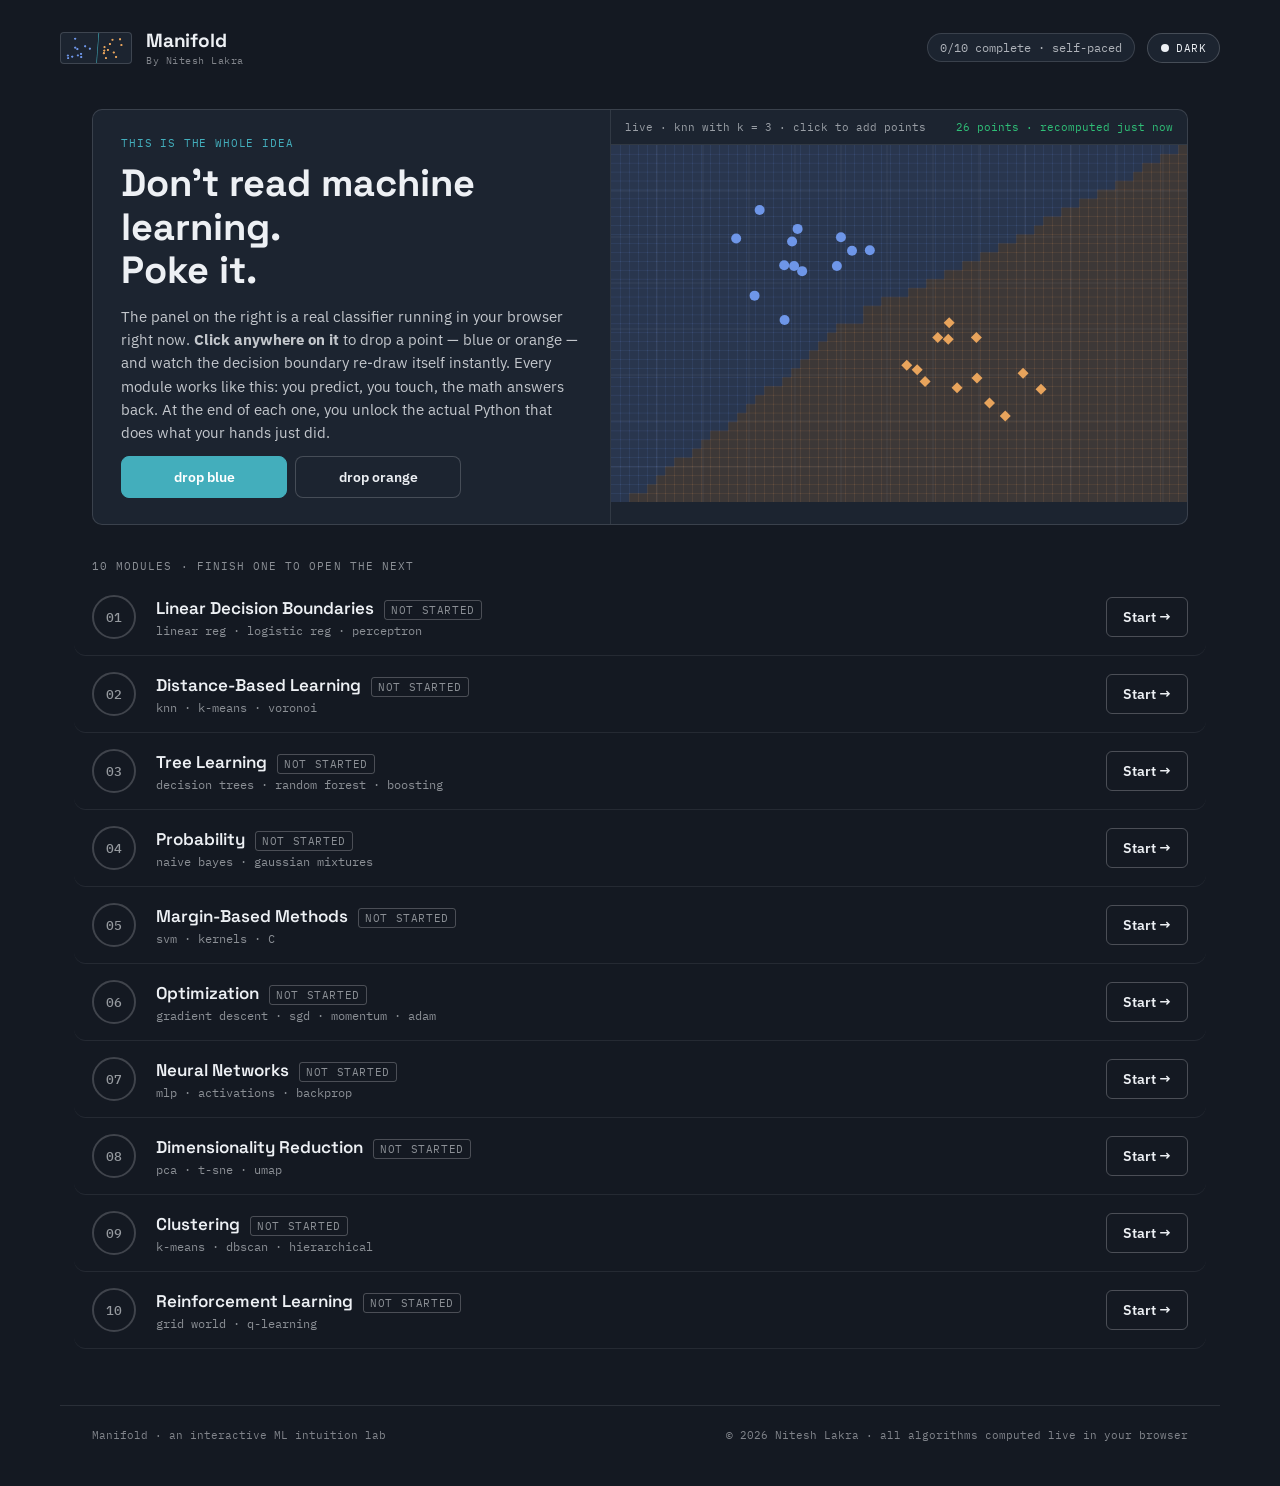
<file: index.html>
<!DOCTYPE html>
<html lang="en">
<head>
<meta charset="utf-8">
<meta name="viewport" content="width=device-width, initial-scale=1">
<title>Manifold — learn ML by touching it</title>
<link rel="preconnect" href="https://fonts.googleapis.com">
<link rel="preconnect" href="https://fonts.gstatic.com" crossorigin>
<link href="https://fonts.googleapis.com/css2?family=Space+Grotesk:wght@500;600;700&family=IBM+Plex+Mono:wght@400;500&family=IBM+Plex+Sans:wght@400;500;600&display=swap" rel="stylesheet">
<link rel="stylesheet" href="assets/style.css">
<script src="assets/ml.js"></script>
<script src="assets/engine.js"></script>
</head>
<body>
<script>MF.initTheme()</script>

<!-- intro lockup -->
<div id="intro" aria-hidden="true" style="position:fixed;inset:0;z-index:999;display:flex;align-items:center;justify-content:center;pointer-events:none">
  <div id="intro-bg" style="position:absolute;inset:0;background:var(--bg);transition:opacity .9s cubic-bezier(.4,0,.2,1)"></div>
  <div id="intro-row" style="position:relative;display:flex;align-items:center;gap:36px;transition:transform 1.05s cubic-bezier(.76,0,.24,1),opacity .9s ease">
    <canvas id="intro-cv" width="432" height="192" style="width:216px;height:96px;border:3px solid rgba(var(--text-rgb),.16);border-radius:12px;background:var(--card)"></canvas>
    <div style="display:flex;flex-direction:column;gap:3px">
      <span class="disp" style="font-weight:700;font-size:56px;letter-spacing:-0.01em;line-height:1.15">Manifold</span>
      <span class="mono" style="font-size:26px;color:rgba(var(--text-rgb),.5);letter-spacing:.05em">By Nitesh Lakra</span>
    </div>
  </div>
</div>

<nav class="wrap-narrow mf-nav" style="border-bottom:none;padding-top:28px">
  <div id="lockup" style="display:flex;align-items:center;gap:14px;opacity:0;transition:opacity .5s ease">
    <canvas id="amb-cv" width="144" height="64" aria-hidden="true" style="width:72px;height:32px;border:1px solid rgba(var(--text-rgb),.16);border-radius:4px;background:var(--card)"></canvas>
    <div style="display:flex;flex-direction:column;gap:1px">
      <span class="disp" style="font-weight:700;font-size:19px;letter-spacing:-0.01em">Manifold</span>
      <span class="mono" style="font-size:10px;color:rgba(var(--text-rgb),.5);letter-spacing:.05em">By Nitesh Lakra</span>
    </div>
  </div>
  <div id="nav-right" style="display:flex;align-items:center;gap:12px;opacity:0;transition:opacity .6s ease">
    <span class="mono" id="complete-chip" style="font-size:12px;color:rgba(var(--text-rgb),.7);background:var(--card);border:1px solid rgba(var(--text-rgb),.14);border-radius:999px;padding:6px 12px"></span>
    <span id="theme-slot"></span>
  </div>
</nav>

<!-- hero: a live thing you can poke within 3 seconds -->
<header class="wrap-narrow" id="hero" style="padding-top:26px;opacity:0;transition:opacity .5s ease">
  <div class="card" style="display:flex;flex-wrap:wrap;overflow:hidden">
    <div style="flex:1 1 320px;padding:26px 28px;display:flex;flex-direction:column;gap:12px;justify-content:center">
      <span class="label" style="color:var(--accent)">This is the whole idea</span>
      <h1 class="disp" style="margin:0;font-size:clamp(26px,4vw,38px);font-weight:700;line-height:1.15">Don't read machine learning.<br>Poke it.</h1>
      <p style="margin:0;font-size:14.5px;line-height:1.6;color:rgba(var(--text-rgb),.8)">
        The panel on the right is a real classifier running in your browser right now.
        <strong>Click anywhere on it</strong> to drop a point — blue or orange — and watch the
        decision boundary re-draw itself instantly. Every module works like this:
        you predict, you touch, the math answers back. At the end of each one, you unlock
        the actual Python that does what your hands just did.
      </p>
      <div class="btnrow" style="max-width:340px">
        <button class="seg-a btn on" id="hero-a" style="flex:1">drop blue</button>
        <button class="seg-b btn" id="hero-b" style="flex:1">drop orange</button>
      </div>
    </div>
    <div style="flex:1.2 1 340px;min-width:300px;border-left:1px solid rgba(var(--text-rgb),.1)">
      <div class="stage-head"><span>live · knn with k = 3 · click to add points</span><span class="mono" id="hero-n" style="color:var(--live)"></span></div>
      <canvas id="hero-cv" style="width:100%;cursor:crosshair;touch-action:none"></canvas>
    </div>
  </div>
</header>

<section class="wrap-narrow" id="list-sec" style="padding:34px 32px 56px;opacity:0;transition:opacity .5s ease">
  <span class="label" style="display:block;margin-bottom:6px;letter-spacing:.1em">10 modules · finish one to open the next</span>
  <div id="rows"></div>
</section>

<footer class="wrap-narrow" style="display:flex;justify-content:space-between;align-items:center;gap:14px;flex-wrap:wrap;padding:22px 32px 44px;border-top:1px solid rgba(var(--text-rgb),.1)">
  <span class="mono" style="font-size:11px;color:rgba(var(--text-rgb),.5)">Manifold · an interactive ML intuition lab</span>
  <span class="mono" style="font-size:11px;color:rgba(var(--text-rgb),.5)">© 2026 Nitesh Lakra · all algorithms computed live in your browser</span>
</footer>

<script>
(function(){
  document.getElementById('theme-slot').replaceWith(MF.themeButton());

  const MODS = [
    {n:1, name:'Linear Decision Boundaries', algos:'linear reg · logistic reg · perceptron', href:'modules/01-linear.html'},
    {n:2, name:'Distance-Based Learning', algos:'knn · k-means · voronoi', href:'modules/02-knn.html'},
    {n:3, name:'Tree Learning', algos:'decision trees · random forest · boosting', href:'modules/03-trees.html'},
    {n:4, name:'Probability', algos:'naive bayes · gaussian mixtures', href:'modules/04-probability.html'},
    {n:5, name:'Margin-Based Methods', algos:'svm · kernels · C', href:'modules/05-svm.html'},
    {n:6, name:'Optimization', algos:'gradient descent · sgd · momentum · adam', href:'modules/06-optimization.html'},
    {n:7, name:'Neural Networks', algos:'mlp · activations · backprop', href:'modules/07-neural.html'},
    {n:8, name:'Dimensionality Reduction', algos:'pca · t-sne · umap', href:'modules/08-pca.html'},
    {n:9, name:'Clustering', algos:'k-means · dbscan · hierarchical', href:'modules/09-clustering.html'},
    {n:10,name:'Reinforcement Learning', algos:'grid world · q-learning', href:'modules/10-rl.html'},
  ];
  const rows = document.getElementById('rows');
  let doneCount = 0, firstProg = null;
  MODS.forEach((m,i)=>{
    const st = MF.getStatus(m.n);
    if (st==='done') doneCount++;
    if (st==='prog' && firstProg===null) firstProg = m.n;
    const a = document.createElement('a');
    a.href = m.href;
    a.className = 'home-row state-'+st;
    a.style.cssText = 'opacity:0;animation:rowIn .5s cubic-bezier(.16,.8,.3,1) forwards;animation-delay:'+(0.06*i+0.15)+'s';
    const tag = st==='done'?'COMPLETE':(st==='prog'?'IN PROGRESS':'NOT STARTED');
    const cta = st==='done'?'Review →':(st==='prog'?'Continue →':'Start →');
    a.innerHTML = `<div class="marker">${st==='done'?'✓':String(m.n).padStart(2,'0')}</div>
      <div style="display:flex;flex-direction:column;gap:3px">
        <div style="display:flex;align-items:baseline;gap:10px;flex-wrap:wrap">
          <span class="disp" style="font-weight:600;font-size:17px">${m.name}</span>
          <span class="tag">${tag}</span>
        </div>
        <span class="mono" style="font-size:11.5px;color:rgba(var(--text-rgb),.55)">${m.algos}</span>
      </div>
      <span class="cta">${cta}</span>`;
    rows.appendChild(a);
  });
  document.getElementById('complete-chip').textContent = doneCount+'/10 complete · self-paced';
  const st = document.createElement('style');
  st.textContent = '@keyframes rowIn{from{opacity:0;transform:translateY(-14px)}to{opacity:1;transform:none}}';
  document.head.appendChild(st);

  /* ---- ambient mini scatter (nav + intro): boundary slowly re-learning ---- */
  function ambientDraw(cv, t){
    const ctx = cv.getContext('2d'); const W=cv.width, H=cv.height;
    ctx.clearRect(0,0,W,H);
    const r = ML.rand(7);
    const A = MF.cssVar('--classA'), B = MF.cssVar('--classB');
    for(let i=0;i<11;i++) MF.dot(ctx, (0.08+r()*0.34)*W, (0.15+r()*0.7)*H, W*0.016, A);
    for(let i=0;i<11;i++) MF.dot(ctx, (0.58+r()*0.34)*W, (0.15+r()*0.7)*H, W*0.016, B);
    const wob = Math.sin(t/1600)*0.05, wob2 = Math.cos(t/2300)*0.06;
    ctx.strokeStyle = MF.cssVar('--accent'); ctx.lineWidth = W*0.008;
    ctx.beginPath(); ctx.moveTo(W*(0.5+wob), 0); ctx.lineTo(W*(0.46+wob2), H); ctx.stroke();
  }
  const introCv = document.getElementById('intro-cv'), ambCv = document.getElementById('amb-cv');
  const reduced = matchMedia('(prefers-reduced-motion: reduce)').matches;
  function tick(t){ ambientDraw(introCv,t); ambientDraw(ambCv,t); if(!reduced) requestAnimationFrame(tick); }
  tick(0);
  window.addEventListener('mf-theme', ()=>{ ambientDraw(introCv,performance.now()); ambientDraw(ambCv,performance.now()); });

  /* ---- intro sequence ---- */
  const intro = document.getElementById('intro');
  const show = () => {
    ['lockup','nav-right','hero','list-sec'].forEach(id=>document.getElementById(id).style.opacity=1);
  };
  if (sessionStorage.getItem('mf_seen_intro') || reduced){
    intro.remove(); show();
  } else {
    sessionStorage.setItem('mf_seen_intro','1');
    setTimeout(()=>{
      const row = document.getElementById('intro-row');
      row.style.transform = 'scale(.32) translate(-46%,-46%)';
      row.style.opacity = '0';
      document.getElementById('intro-bg').style.opacity = '0';
      show();
      setTimeout(()=>intro.remove(), 1100);
    }, 1300);
  }

  /* ---- hero live KNN mini-lab ---- */
  const hcv = document.getElementById('hero-cv');
  let heroPts = ML.genBlobs(4, 26, 0.17, 0.17);
  let heroLabel = 0;
  const hn = document.getElementById('hero-n');
  const hFit = MF.setupCanvas(hcv, 0.62, draw);
  function draw(){
    const ctx = hFit.ctx, W = hFit.W(), H = hFit.H();
    ctx.clearRect(0,0,W,H);
    const A = MF.cssVar('--classA'), B = MF.cssVar('--classB');
    MF.field(ctx, W, H, 64, 40, (x,y)=>ML.knn(heroPts,x,y,3).label, A, B, 0.16);
    MF.gridLines(ctx, W, H, 46);
    heroPts.forEach(p=>{
      if(p.label===0) MF.dot(ctx, p.x*W, p.y*H, 5, A);
      else MF.diamond(ctx, p.x*W, p.y*H, 5.5, B);
    });
    hn.textContent = heroPts.length + ' points · recomputed just now';
  }
  hcv.addEventListener('pointerdown', e=>{
    const d = hFit.toData(e);
    heroPts.push({x:d.x, y:d.y, label:heroLabel});
    draw();
  });
  const ha = document.getElementById('hero-a'), hb = document.getElementById('hero-b');
  ha.onclick = ()=>{heroLabel=0; ha.classList.add('on'); hb.classList.remove('on');};
  hb.onclick = ()=>{heroLabel=1; hb.classList.add('on'); ha.classList.remove('on');};
  draw();
})();
</script>
</body>
</html>
</file>
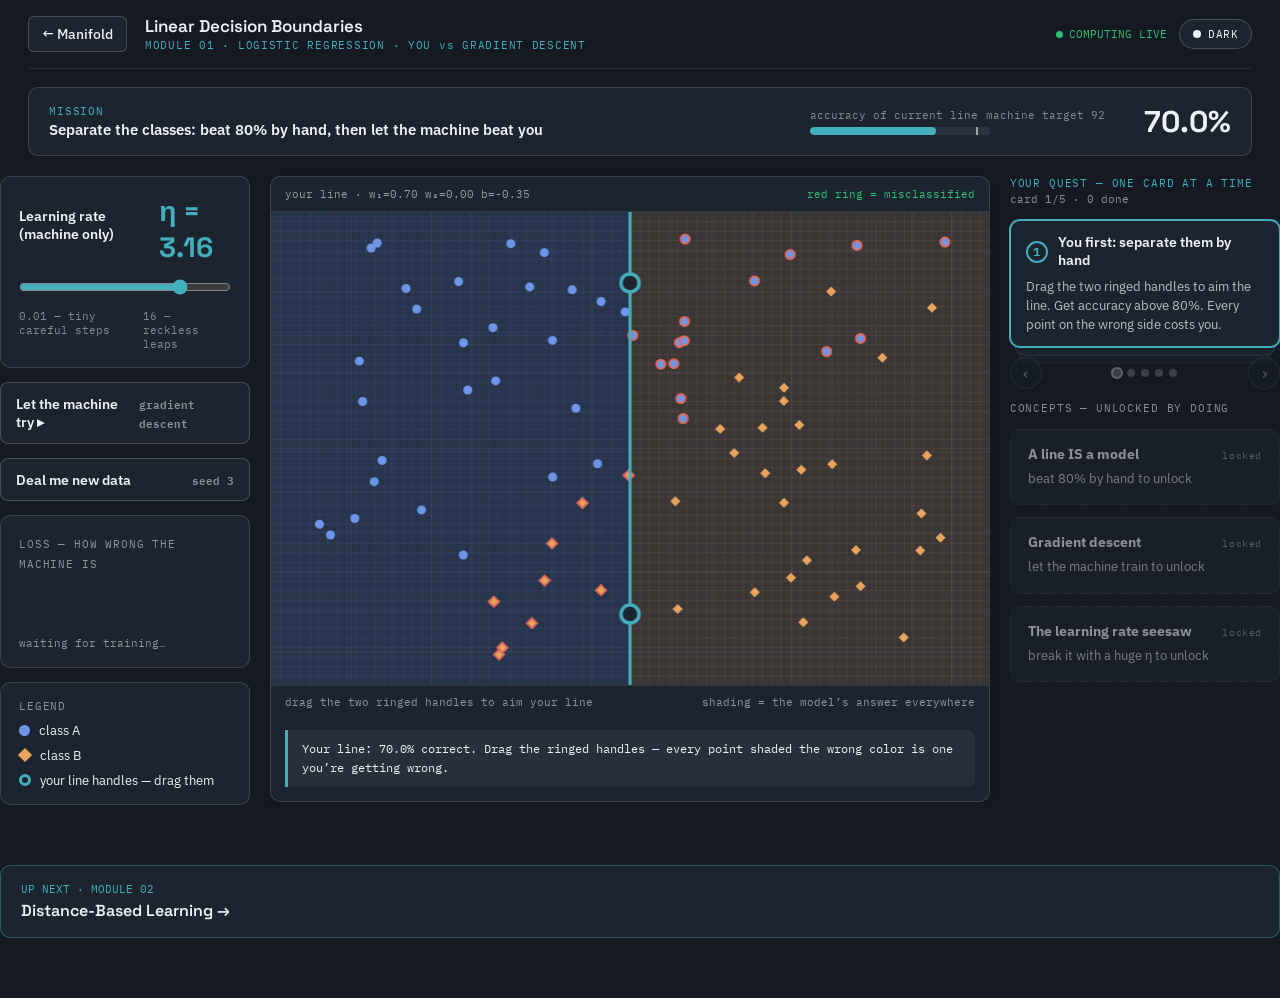
<file: modules/01-linear.html>
<!DOCTYPE html>
<html lang="en">
<head>
<meta charset="utf-8"><meta name="viewport" content="width=device-width, initial-scale=1">
<title>Manifold · 01 Linear Decision Boundaries</title>
<link rel="preconnect" href="https://fonts.googleapis.com"><link rel="preconnect" href="https://fonts.gstatic.com" crossorigin>
<link href="https://fonts.googleapis.com/css2?family=Space+Grotesk:wght@500;600;700&family=IBM+Plex+Mono:wght@400;500&family=IBM+Plex+Sans:wght@400;500;600&display=swap" rel="stylesheet">
<link rel="stylesheet" href="../assets/style.css">
<script src="../assets/ml.js"></script><script src="../assets/engine.js"></script>
</head>
<body>
<script>
const ui = MF.shell({
  num: 1, title: 'Linear Decision Boundaries', sub: 'LOGISTIC REGRESSION · YOU vs GRADIENT DESCENT',
  mission: 'Separate the classes: beat 80% by hand, then let the machine beat you',
  metric: { label: 'accuracy of current line', targetText: 'machine target 92', targetPct: 92, format: v => (v*100).toFixed(1)+'%' },
  next: { href: '02-knn.html', name: 'Distance-Based Learning' }
});

/* ---------- state ---------- */
let seed = 3;
let pts = ML.genLinear(seed, 80);
// two draggable handles define the human's line
let hA = { x: 0.5, y: 0.15 }, hB = { x: 0.5, y: 0.85 };
let mode = 'hand';                 // 'hand' | 'machine'
let w = { x: 0, y: 0, b: 0 };      // machine weights
let training = false, trainT = 0;
let lossHist = [];
let humanBest = 0, grab = null;

function handleWeights() {
  // normal to the segment A→B, best orientation chosen automatically
  const dx = hB.x - hA.x, dy = hB.y - hA.y;
  const n = { x: dy, y: -dx };
  const b = -(n.x * hA.x + n.y * hA.y);
  const w1 = { x: n.x, y: n.y, b }, w2 = { x: -n.x, y: -n.y, b: -b };
  return ML.accuracy(pts, (x, y) => ML.linPredict(w1, x, y)) >= ML.accuracy(pts, (x, y) => ML.linPredict(w2, x, y)) ? w1 : w2;
}
function currentPredictor() {
  const ww = mode === 'hand' ? handleWeights() : w;
  return { ww, fn: (x, y) => ML.linPredict(ww, x, y) };
}

/* ---------- controls ---------- */
const lrCtl = MF.sliderCard(ui.rail, {
  id: 'lr', label: 'Learning rate (machine only)', min: -2, max: 1.2, step: 0.1, value: 0.5,
  ends: ['0.01 — tiny careful steps', '16 — reckless leaps'], bigFmt: v => 'η = ' + Math.pow(10, v).toFixed(2)
});
lrCtl.input.addEventListener('input', () => lrCtl.sync());

const trainBtn = MF.button(ui.rail, 'Let the machine try ▸', 'gradient descent', () => {
  if (quest.current() === 'hand') { MF.toast('NOT YET', 'Beat 80% by hand first — step 1.'); return; }
  mode = 'machine'; training = !training;
  trainBtn.firstChild.textContent = training ? 'Pause training ⏸' : 'Resume training ▸';
  trainBtn.classList.toggle('on', training);
  if (training && trainT === 0) { w = { ...handleWeights() }; scaleDown(w); lossHist = []; }
});
function scaleDown(w){ const m = Math.max(1, Math.hypot(w.x, w.y)); w.x/=m; w.y/=m; w.b/=m; }

MF.button(ui.rail, 'Deal me new data', 'seed ' + seed, function () {
  seed++; this.lastChild.textContent = 'seed ' + seed;
  pts = ML.genLinear(seed, 80);
  if (quest.current() === 'rematch') {
    w = { x: 0, y: 0, b: 0 }; trainT = 0; lossHist = []; mode = 'machine'; training = true;
    trainBtn.firstChild.textContent = 'Pause training ⏸'; trainBtn.classList.add('on');
  }
  update();
});

// loss sparkline card
const sparkCard = document.createElement('div');
sparkCard.className = 'card card-pad';
sparkCard.innerHTML = '<span class="label">Loss — how wrong the machine is</span><canvas id="spark" style="width:100%;height:64px;margin-top:8px;cursor:default"></canvas><span class="hint" id="spark-hint">waiting for training…</span>';
ui.rail.appendChild(sparkCard);
const spark = document.getElementById('spark');
const sparkFit = MF.setupCanvas(spark, 0.24, drawSpark);

MF.legend(ui.rail, [
  ['<span style="width:11px;height:11px;border-radius:50%;background:var(--classA);display:block"></span>', 'class A'],
  ['<span style="width:10px;height:10px;background:var(--classB);transform:rotate(45deg);display:block;margin:0 1px"></span>', 'class B'],
  ['<span style="width:12px;height:12px;border-radius:50%;border:3px solid var(--accent);display:block"></span>', 'your line handles — drag them'],
]);

/* ---------- quest ---------- */
const quest = MF.questCtl(ui.quest, [
  { id: 'hand', title: 'You first: separate them by hand', desc: 'Drag the two ringed handles to aim the line. Get accuracy above 80%. Every point on the wrong side costs you.' },
  { id: 'predict', title: 'Predict: how does the machine aim?', desc: 'When you press train, the machine improves the line by…',
    predict: { q: '', options: ['Trying random lines', 'Following the error downhill', 'Testing every possible line'], answer: 1,
      whyRight: 'Exactly — gradient descent. It measures which tiny nudge of the line reduces the error, takes that step, and repeats. Press “Let the machine try”.',
      whyWrong: 'It never guesses and it can’t try every line (there are infinitely many). It computes which tiny nudge reduces the error and steps that way — “gradient descent”, literally: follow the slope down. Press “Let the machine try”.' } },
  { id: 'machine', title: 'Watch it learn — reach 92%', desc: 'Start training and watch the line rotate into place while the loss curve falls. It starts from YOUR line, then out-tunes you.' },
  { id: 'lr', title: 'Break it: crank the learning rate', desc: 'Push η above ~8 while training. Watch the line thrash and the loss curve go spiky — steps so big it leaps across the valley instead of walking down it. Then bring η back down and let it settle to 92%+.' },
  { id: 'rematch', title: 'Rematch on fresh data', desc: 'Deal new data — the machine retrains from scratch, no hands needed. Watch it reach 92% on data neither of you has seen.' },
], { onAll: showCode });

/* ---------- insights ---------- */
const insights = MF.insights(ui.side, [
  { id: 'line', title: 'A line IS a model', lockedHint: 'beat 80% by hand to unlock',
    body: 'Your line is three numbers: w₁, w₂ (its tilt) and b (its shift). Classify a point = check which side it’s on: w₁x + w₂y + b > 0. When people say a model “has weights”, they mean exactly these numbers — bigger models just have more of them.' },
  { id: 'gd', title: 'Gradient descent', lockedHint: 'let the machine train to unlock',
    body: 'Loss = a single number measuring total wrongness. The gradient says which way loss increases fastest — so the machine steps the opposite way. Small step, re-measure, repeat. That loop trains everything from this line to GPT.' },
  { id: 'lri', title: 'The learning rate seesaw', lockedHint: 'break it with a huge η to unlock',
    body: 'η too small: converges, but takes forever. η too big: each step overshoots the valley and the loss explodes — you saw the thrashing. Real training runs fail for this exact reason, which is why η is the first knob engineers reach for.' },
]);

/* ---------- canvas ---------- */
const fit = MF.setupCanvas(ui.canvas, 0.66, update);
ui.canvas.setAttribute('aria-label', 'Scatterplot with a draggable separating line.');

MF.drag(ui.canvas, (type, e) => {
  const d = fit.toData(e);
  if (type === 'down' && mode === 'hand') {
    const dist = h => Math.hypot(h.x - d.x, h.y - d.y);
    grab = dist(hA) < 0.07 ? hA : (dist(hB) < 0.07 ? hB : null);
  }
  if (type === 'move' && grab) {
    grab.x = Math.max(0.02, Math.min(0.98, d.x));
    grab.y = Math.max(0.02, Math.min(0.98, d.y));
    update();
  }
  if (type === 'up') grab = null;
});

function drawLine(ctx, W, H, ww, color, width) {
  // draw w·p + b = 0 across the canvas
  const f = (x, y) => ww.x * x + ww.y * y + ww.b;
  const ptsOn = [];
  const edges = [[0,0,1,0],[1,0,1,1],[1,1,0,1],[0,1,0,0]];
  edges.forEach(([x1,y1,x2,y2]) => {
    const v1 = f(x1,y1), v2 = f(x2,y2);
    if ((v1 <= 0) !== (v2 <= 0)) {
      const t = v1 / (v1 - v2);
      ptsOn.push([x1 + (x2-x1)*t, y1 + (y2-y1)*t]);
    }
  });
  if (ptsOn.length >= 2) {
    ctx.strokeStyle = color; ctx.lineWidth = width;
    ctx.beginPath(); ctx.moveTo(ptsOn[0][0]*W, ptsOn[0][1]*H); ctx.lineTo(ptsOn[1][0]*W, ptsOn[1][1]*H); ctx.stroke();
  }
}

let lastLoss = null, spikeSeen = false;
function narration(acc) {
  if (mode === 'hand') {
    if (acc >= 0.8) return 'Nice — ' + (acc*100).toFixed(1) + '% by hand. But notice the noisy points near the middle: no straight line gets them all. Now predict how the machine will do it (step 2).';
    return 'Your line: ' + (acc*100).toFixed(1) + '% correct. Drag the ringed handles — every point shaded the wrong color is one you’re getting wrong.';
  }
  const lr = Math.pow(10, lrCtl.value());
  if (spikeSeen && lr > 6) return 'η = ' + lr.toFixed(1) + ': the step size is bigger than the valley. Each update leaps PAST the answer — loss is bouncing, not falling. This is what a diverging training run looks like.';
  if (training) return 'Training: step ' + trainT + ' · loss ' + (lossHist.at(-1)?.toFixed(3) ?? '—') + ' · the line rotates a tiny bit each step, always in the direction that reduces total error.';
  return 'Paused at ' + (acc*100).toFixed(1) + '%. Resume training or tweak η.';
}

function drawSpark() {
  const ctx = sparkFit.ctx, W = sparkFit.W(), H = sparkFit.H();
  ctx.clearRect(0,0,W,H);
  if (lossHist.length < 2) return;
  const mx = Math.max(...lossHist), mn = Math.min(...lossHist);
  ctx.strokeStyle = MF.cssVar('--accent'); ctx.lineWidth = 2;
  ctx.beginPath();
  lossHist.forEach((l, i) => {
    const x = i / (lossHist.length - 1) * W;
    const y = H - ((l - mn) / (mx - mn + 1e-9)) * (H - 6) - 3;
    i ? ctx.lineTo(x, y) : ctx.moveTo(x, y);
  });
  ctx.stroke();
  document.getElementById('spark-hint').textContent = 'loss ' + (lossHist.at(-1)).toFixed(3) + ' · ' + trainT + ' steps' + (spikeSeen ? ' · spikes = overshooting' : '');
}

function update() {
  const ctx = fit.ctx, W = fit.W(), H = fit.H();
  const A = MF.cssVar('--classA'), B = MF.cssVar('--classB'), acc2 = MF.cssVar('--accent');
  ctx.clearRect(0, 0, W, H);
  const { ww, fn } = currentPredictor();
  MF.field(ctx, W, H, 76, 50, fn, A, B, 0.15);
  MF.gridLines(ctx, W, H);
  pts.forEach(p => {
    const wrong = fn(p.x, p.y) !== p.label;
    if (p.label === 0) MF.dot(ctx, p.x*W, p.y*H, 4.5, A, wrong ? MF.cssVar('--bad') : null, 2);
    else MF.diamond(ctx, p.x*W, p.y*H, 5, B, wrong ? MF.cssVar('--bad') : null, 2);
  });
  drawLine(ctx, W, H, ww, mode==='hand' ? acc2 : MF.cssVar('--live'), 3);
  if (mode === 'hand') {
    [hA, hB].forEach(h => MF.dot(ctx, h.x*W, h.y*H, 9, MF.cssVar('--card'), acc2, 3.5));
  }
  const acc = ML.accuracy(pts, fn);
  const ok = ui.metric.set(acc, acc*100, mode==='machine' && acc >= 0.92);

  ui.stageInfo.textContent = (mode==='hand' ? 'your line' : 'machine’s line') + ' · w₁=' + ww.x.toFixed(2) + ' w₂=' + ww.y.toFixed(2) + ' b=' + ww.b.toFixed(2);
  ui.stageExtra.textContent = mode==='hand' ? 'red ring = misclassified' : 'gradient descent · step ' + trainT;
  ui.footL.textContent = mode==='hand' ? 'drag the two ringed handles to aim your line' : 'the machine took over your line and is tuning it';
  ui.footR.textContent = 'shading = the model’s answer everywhere';
  ui.narrate.say(narration(acc));

  if (mode === 'hand' && acc >= 0.8) { humanBest = Math.max(humanBest, acc); quest.done('hand'); insights.unlock('line'); }
  if (ok && quest.current() === 'machine') { quest.done('machine'); insights.unlock('gd'); }
  if (spikeSeen && ok && quest.current() === 'lr') { quest.done('lr'); insights.unlock('lri'); }
  if (ok && quest.current() === 'rematch') quest.done('rematch');
}

/* training loop */
(function loop() {
  if (training) {
    const lr = Math.pow(10, lrCtl.value());
    for (let i = 0; i < 4; i++) { w = ML.logregStep(pts, w, lr); trainT++; }
    const L = ML.logregLoss(pts, w);
    if (lastLoss !== null && L > lastLoss * 1.15 && Math.pow(10, lrCtl.value()) > 6) spikeSeen = true;
    lastLoss = L;
    lossHist.push(L); if (lossHist.length > 160) lossHist.shift();
    drawSpark(); update();
  }
  requestAnimationFrame(loop);
})();
update();

/* ---------- code reveal ---------- */
function showCode() {
  MF.codeReveal(ui.codePanel, {
    moduleNum: 1, filename: 'logistic_regression.py',
    intro: 'You aimed a line by hand; the machine aimed it with gradient descent. Here is that machine — the same loop that trains neural networks, just with 3 weights instead of billions.',
    outro: 'That loop — predict, measure error, nudge weights downhill, repeat — is 90% of modern machine learning. Everything after this module is variations on it.',
    lines: [
      { c: 'import math', n: 'The sigmoid needs exp(). That’s all we import — the “learning” is just arithmetic.' },
      { c: '', n: '' },
      { c: 'w1, w2, b = 0.0, 0.0, 0.0   # the line, as 3 numbers', n: 'Your draggable line, seen by the computer: tilt (w1, w2) and shift (b). Dragging handles = editing these numbers.' },
      { c: 'lr = 0.5                     # learning rate', n: 'The η slider. You saw what happens when this is huge: every step overshoots and loss goes spiky.' },
      { c: '', n: '' },
      { c: 'def predict(x, y):', n: 'Which side of the line is this point on — and how confidently?' },
      { c: '    z = w1*x + w2*y + b', n: 'Positive z = one side, negative = the other. z=0 is exactly ON the line you were dragging.' },
      { c: '    return 1 / (1 + math.exp(-z))', n: 'Sigmoid squashes z into a probability between 0 and 1. That’s the “logistic” in logistic regression.' },
      { c: '', n: '' },
      { c: 'for step in range(1000):', n: 'The training loop you watched — each frame on screen ran a few of these.' },
      { c: '    g1 = g2 = gb = 0.0', n: 'We’ll accumulate the gradient: “which way should each weight move to reduce error?”' },
      { c: '    for x, y, label in data:', n: 'Look at every training point (every dot on your canvas)…' },
      { c: '        err = predict(x, y) - label', n: '…and measure how wrong we are on it. err > 0 means we guessed too orange, err < 0 too blue.' },
      { c: '        g1 += err*x; g2 += err*y; gb += err', n: 'Each point pulls the line toward classifying it correctly. Misclassified points pull hardest — the red-ringed ones did most of the aiming.' },
      { c: '    n = len(data)', n: '' },
      { c: '    w1 -= lr*g1/n; w2 -= lr*g2/n; b -= lr*gb/n', n: 'THE step: move every weight a little bit downhill on the loss. This single line is gradient descent. You watched it rotate your line into place.' },
    ]
  });
}
</script>
</body>
</html>
</file>
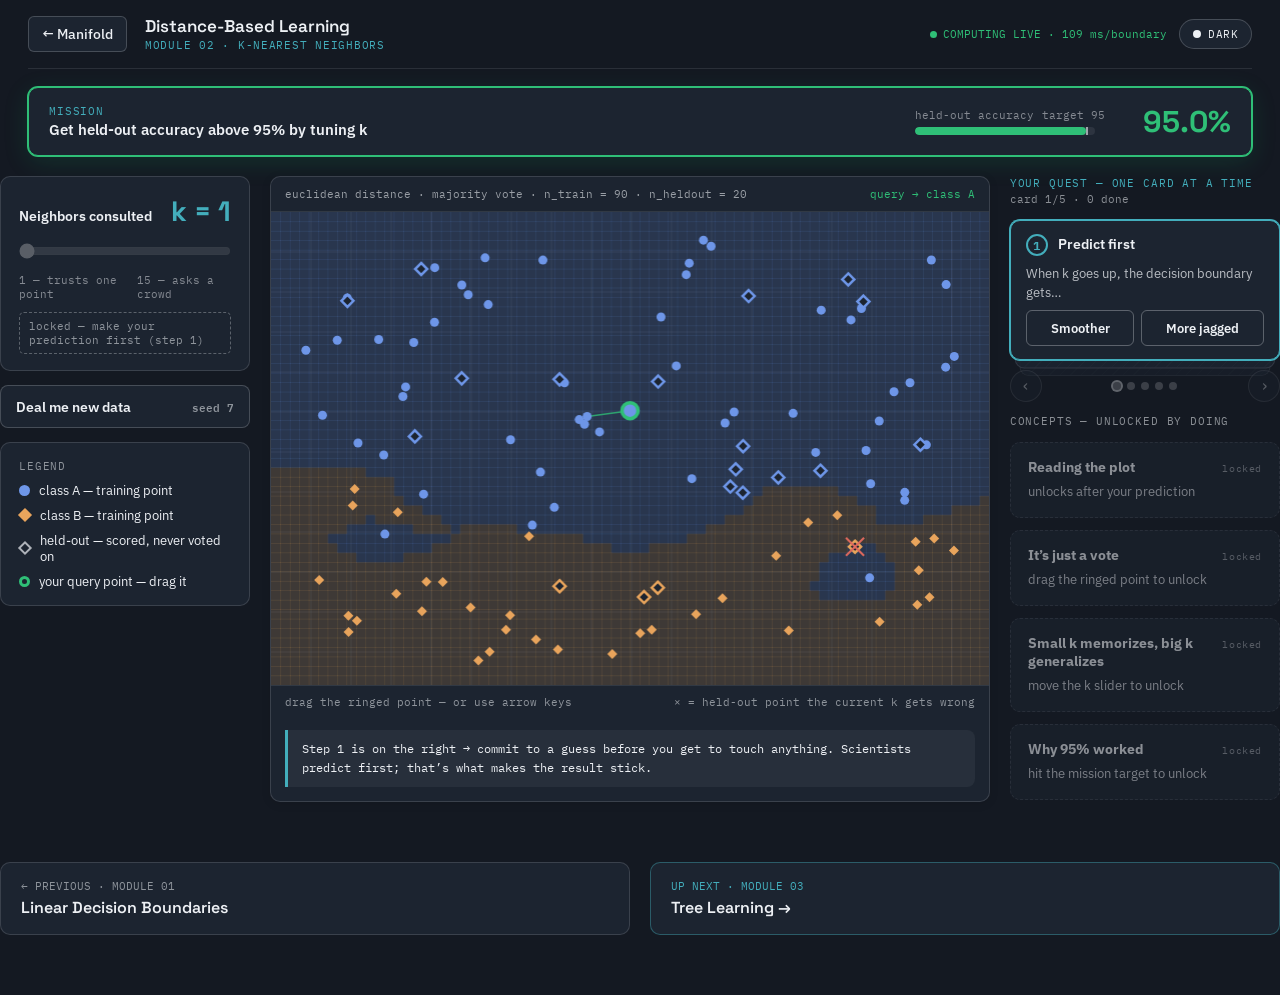
<file: modules/02-knn.html>
<!DOCTYPE html>
<html lang="en">
<head>
<meta charset="utf-8"><meta name="viewport" content="width=device-width, initial-scale=1">
<title>Manifold · 02 Distance-Based Learning</title>
<link rel="preconnect" href="https://fonts.googleapis.com"><link rel="preconnect" href="https://fonts.gstatic.com" crossorigin>
<link href="https://fonts.googleapis.com/css2?family=Space+Grotesk:wght@500;600;700&family=IBM+Plex+Mono:wght@400;500&family=IBM+Plex+Sans:wght@400;500;600&display=swap" rel="stylesheet">
<link rel="stylesheet" href="../assets/style.css">
<script src="../assets/ml.js"></script><script src="../assets/engine.js"></script>
</head>
<body>
<script>
const ui = MF.shell({
  num: 2, title: 'Distance-Based Learning', sub: 'K-NEAREST NEIGHBORS',
  mission: 'Get held-out accuracy above 95% by tuning k',
  metric: { label: 'held-out accuracy', targetText: 'target 95', targetPct: 95, format: v => (v*100).toFixed(1)+'%' },
  prev: { href: '01-linear.html', name: 'Linear Decision Boundaries' },
  next: { href: '03-trees.html', name: 'Tree Learning' }
});

/* ---------- state ---------- */
let seed = 7, k = 1;
let data = ML.genWavy(seed, 90, 20);
let query = { x: 0.5, y: 0.42 };
let dragging = false;
let crossings = 0, lastVote = null, kMoves = 0;

/* ---------- controls ---------- */
const kCtl = MF.sliderCard(ui.rail, {
  id: 'k', label: 'Neighbors consulted', min: 1, max: 15, step: 2, value: 1,
  ends: ['1 — trusts one point', '15 — asks a crowd'], bigFmt: v => 'k = ' + v
});
kCtl.setLocked(true, 'locked — make your prediction first (step 1)');
kCtl.input.addEventListener('input', () => {
  k = kCtl.value(); kCtl.sync(); kMoves++;
  if (kMoves >= 2) quest.done('slide');
  update();
});

MF.button(ui.rail, 'Deal me new data', 'seed ' + seed, function () {
  seed++; this.lastChild.textContent = 'seed ' + seed;
  data = ML.genWavy(seed, 90, 20); crossings = 0; lastVote = null;
  update();
  if (quest.current() === 'newdata' && metricOK) quest.done('newdata');
});

MF.legend(ui.rail, [
  ['<span style="width:11px;height:11px;border-radius:50%;background:var(--classA);display:block"></span>', 'class A — training point'],
  ['<span style="width:10px;height:10px;background:var(--classB);transform:rotate(45deg);display:block;margin:0 1px"></span>', 'class B — training point'],
  ['<span style="width:10px;height:10px;border:2px solid rgba(var(--text-rgb),.7);transform:rotate(45deg);display:block;margin:0 1px"></span>', 'held-out — scored, never voted on'],
  ['<span style="width:11px;height:11px;border-radius:50%;border:3px solid var(--live);display:block"></span>', 'your query point — drag it'],
]);

/* ---------- quest ---------- */
const quest = MF.questCtl(ui.quest, [
  { id: 'predict', title: 'Predict first', desc: 'When k goes up, the decision boundary gets…',
    predict: { q: '', options: ['Smoother', 'More jagged'], answer: 0,
      whyRight: 'Right. Asking more neighbors averages out the noisy points, so the border between colors calms down. Now prove it — the k slider just unlocked.',
      whyWrong: 'Most people guess jagged. Actually: asking MORE neighbors averages out lone weird points, so the border calms down. The slider just unlocked — go see it with your own eyes.' } },
  { id: 'slide', title: 'Move k and watch the border', desc: 'Slide k up and down a few times. Watch the tiny islands around noisy points appear at k=1 and melt away as k grows.' },
  { id: 'cross', title: 'Drag your point across the border', desc: 'Grab the green-ringed point and drag it from blue territory into orange. Watch its vote flip the instant it crosses — and watch the lines to its neighbors.' },
  { id: 'mission', title: 'Hit the mission: 95%+ held-out accuracy', desc: 'The diamonds with rings are exam questions the model never trained on. Find the k that gets the most of them right. Hint: it’s not 1 and it’s not 15.' },
  { id: 'newdata', title: 'Prove it wasn’t luck', desc: 'Deal new data, then tune k back above 95% on the fresh dataset. If you can do it twice, you actually understand it.' },
], {
  onPredict(id) { kCtl.setLocked(false); update(); },
  onAll() { showCode(); }
});

/* ---------- insights ---------- */
const insights = MF.insights(ui.side, [
  { id: 'read', title: 'Reading the plot', lockedHint: 'unlocks after your prediction',
    body: 'Every dot is a labeled example. The shading is the model’s answer at every location — that’s the decision boundary, recomputed live every time anything changes.' },
  { id: 'vote', title: 'It’s just a vote', lockedHint: 'drag the ringed point to unlock',
    body: 'To classify a point, KNN measures the straight-line distance to every training point, keeps the k closest, and lets them vote. Majority wins. That’s the entire algorithm — no training step at all.' },
  { id: 'k', title: 'Small k memorizes, big k generalizes', lockedHint: 'move the k slider to unlock',
    body: 'k=1 copies whichever single point is nearest — including the noisy mistakes, hence the little islands. Big k smooths them away, but too big and it starts ignoring real local structure. Every ML model lives on this exact seesaw: it’s called the bias–variance tradeoff.' },
  { id: 'why', title: 'Why 95% worked', lockedHint: 'hit the mission target to unlock',
    body: 'Your best k was in the middle. Too small = the model memorized the training noise (overfitting). Too large = it blurred over the real wavy shape (underfitting). Tuning a knob on held-out data you never trained on is exactly how real ML engineers pick hyperparameters.' },
]);

/* ---------- canvas ---------- */
const fit = MF.setupCanvas(ui.canvas, 0.66, update);
ui.canvas.setAttribute('aria-label', 'KNN scatterplot. Drag the query point or click to move it.');
let metricOK = false;

MF.drag(ui.canvas, (type, e) => {
  const d = fit.toData(e);
  if (type === 'down') { dragging = true; }
  if ((type === 'down' || type === 'move') && dragging) {
    query.x = Math.max(0.02, Math.min(0.98, d.x));
    query.y = Math.max(0.02, Math.min(0.98, d.y));
    update();
  }
  if (type === 'up') dragging = false;
});
ui.canvas.addEventListener('keydown', e => {
  const s = 0.02;
  if (e.key === 'ArrowLeft') query.x -= s; else if (e.key === 'ArrowRight') query.x += s;
  else if (e.key === 'ArrowUp') query.y -= s; else if (e.key === 'ArrowDown') query.y += s; else return;
  e.preventDefault(); update();
});

function narration(acc, res) {
  if (!quest.isDone('predict')) return 'Step 1 is on the right → commit to a guess before you get to touch anything. Scientists predict first; that’s what makes the result stick.';
  if (k === 1) return 'k = 1: the model copies its single nearest neighbor — even the mislabeled ones. See those one-point islands? That is what “overfitting” literally looks like.';
  if (k >= 13) return 'k = ' + k + ': now it asks such a big crowd that it steamrolls the real wavy shape. Accuracy: ' + (acc*100).toFixed(1) + '%. Too much smoothing = underfitting.';
  return 'k = ' + k + ' → your point asks its ' + k + ' closest neighbors; ' + res.votes + ' say orange, ' + (k - res.votes) + ' say blue → it becomes ' + (res.label ? 'orange (B)' : 'blue (A)') + '. Held-out accuracy: ' + (acc*100).toFixed(1) + '%.';
}

let t0 = performance.now();
function update() {
  const ctx = fit.ctx, W = fit.W(), H = fit.H();
  const A = MF.cssVar('--classA'), B = MF.cssVar('--classB'), live = MF.cssVar('--live');
  const start = performance.now();
  ctx.clearRect(0, 0, W, H);
  MF.field(ctx, W, H, 76, 50, (x, y) => ML.knn(data.train, x, y, k).label, A, B, 0.17);
  MF.gridLines(ctx, W, H);

  // neighbor lines
  const res = ML.knn(data.train, query.x, query.y, k);
  ctx.strokeStyle = live; ctx.lineWidth = 1.5; ctx.globalAlpha = 0.8;
  res.nn.forEach(p => { ctx.beginPath(); ctx.moveTo(query.x * W, query.y * H); ctx.lineTo(p.x * W, p.y * H); ctx.stroke(); });
  ctx.globalAlpha = 1;

  data.train.forEach(p => {
    if (p.label === 0) MF.dot(ctx, p.x * W, p.y * H, 4.5, A);
    else MF.diamond(ctx, p.x * W, p.y * H, 5, B);
  });
  // held-out: ring + red X if currently wrong
  let ok = 0;
  data.held.forEach(p => {
    const pred = ML.knn(data.train, p.x, p.y, k).label;
    const col = p.label === 0 ? A : B;
    MF.diamond(ctx, p.x * W, p.y * H, 6, MF.cssVar('--card'), col, 2.5);
    if (pred === p.label) ok++;
    else {
      ctx.strokeStyle = MF.cssVar('--bad'); ctx.lineWidth = 2;
      const x = p.x * W, y = p.y * H;
      ctx.beginPath(); ctx.moveTo(x - 9, y - 9); ctx.lineTo(x + 9, y + 9);
      ctx.moveTo(x + 9, y - 9); ctx.lineTo(x - 9, y + 9); ctx.stroke();
    }
  });
  // query
  MF.dot(ctx, query.x * W, query.y * H, 8, res.label ? B : A, live, 3.5);

  const acc = ok / data.held.length;
  metricOK = ui.metric.set(acc, acc * 100, acc >= 0.95);
  const ms = Math.max(1, Math.round(performance.now() - start));
  document.getElementById('live-label').textContent = 'COMPUTING LIVE · ' + ms + ' ms/boundary';
  ui.stageInfo.textContent = 'euclidean distance · majority vote · n_train = ' + data.train.length + ' · n_heldout = ' + data.held.length;
  ui.stageExtra.textContent = 'query → class ' + (res.label ? 'B' : 'A');
  ui.footL.textContent = 'drag the ringed point — or use arrow keys';
  ui.footR.textContent = '× = held-out point the current k gets wrong';
  ui.narrate.say(narration(acc, res));

  // step logic
  if (quest.isDone('predict')) insights.unlock('read');
  if (lastVote !== null && lastVote !== res.label && dragging) {
    crossings++;
    if (crossings >= 1) { quest.done('cross'); insights.unlock('vote'); }
  }
  lastVote = res.label;
  if (kMoves >= 2) insights.unlock('k');
  if (metricOK && quest.current() === 'mission') { quest.done('mission'); insights.unlock('why'); }
  if (metricOK && quest.current() === 'newdata') quest.done('newdata');
}
update();

/* ---------- code reveal ---------- */
function showCode() {
  MF.codeReveal(ui.codePanel, {
    moduleNum: 2, filename: 'knn.py',
    intro: 'You just ran k-nearest neighbors with your hands: measure distances, take the k closest, let them vote. Here is that exact algorithm in Python — every line maps to something you did on the canvas.',
    outro: 'Twelve lines, no libraries beyond math. sklearn’s KNeighborsClassifier does exactly this (plus speed tricks). You now know what’s inside the box.',
    lines: [
      { c: 'import math', n: 'We only need square roots. KNN has no training phase to import — you saw that: changing data updated the boundary instantly, nothing had to “learn”.' },
      { c: '', n: '' },
      { c: 'def distance(a, b):', n: 'The ruler. On the canvas, this was the length of each green line from your query point to a neighbor.' },
      { c: '    return math.sqrt((a[0]-b[0])**2 + (a[1]-b[1])**2)', n: 'Plain Pythagoras: straight-line (Euclidean) distance between two points.' },
      { c: '', n: '' },
      { c: 'def knn_predict(train, query, k):', n: 'train = the colored dots. query = your green-ringed point. k = the slider you tuned to hit 95%.' },
      { c: '    dists = [(distance(p[:2], query), p[2]) for p in train]', n: 'Measure the distance from the query to EVERY training point, remembering each point’s label. Each p is (x, y, label).' },
      { c: '    dists.sort()', n: 'Sort nearest-first. The k at the front are the points the green lines connected to.' },
      { c: '    nearest = dists[:k]', n: 'Keep only the k closest — the “neighbors consulted”. k=1 trusts one point; k=15 asks a crowd. You felt the difference.' },
      { c: '    votes = sum(label for _, label in nearest)', n: 'Count the orange votes (labels are 0 or 1, so summing counts the 1s).' },
      { c: '    return 1 if votes * 2 > k else 0', n: 'Majority wins. This one comparison IS the decision boundary — the shading was just this line evaluated at every pixel.' },
      { c: '', n: '' },
      { c: 'best_k = max(range(1, 16, 2), key=lambda k:', n: 'And this is your mission, automated: try every odd k from 1 to 15…' },
      { c: '    accuracy(held_out, k))', n: '…and keep the one that scores best on held-out data. Picking hyperparameters on data the model never saw — you just did real model selection by hand.' },
    ]
  });
}
</script>
</body>
</html>
</file>
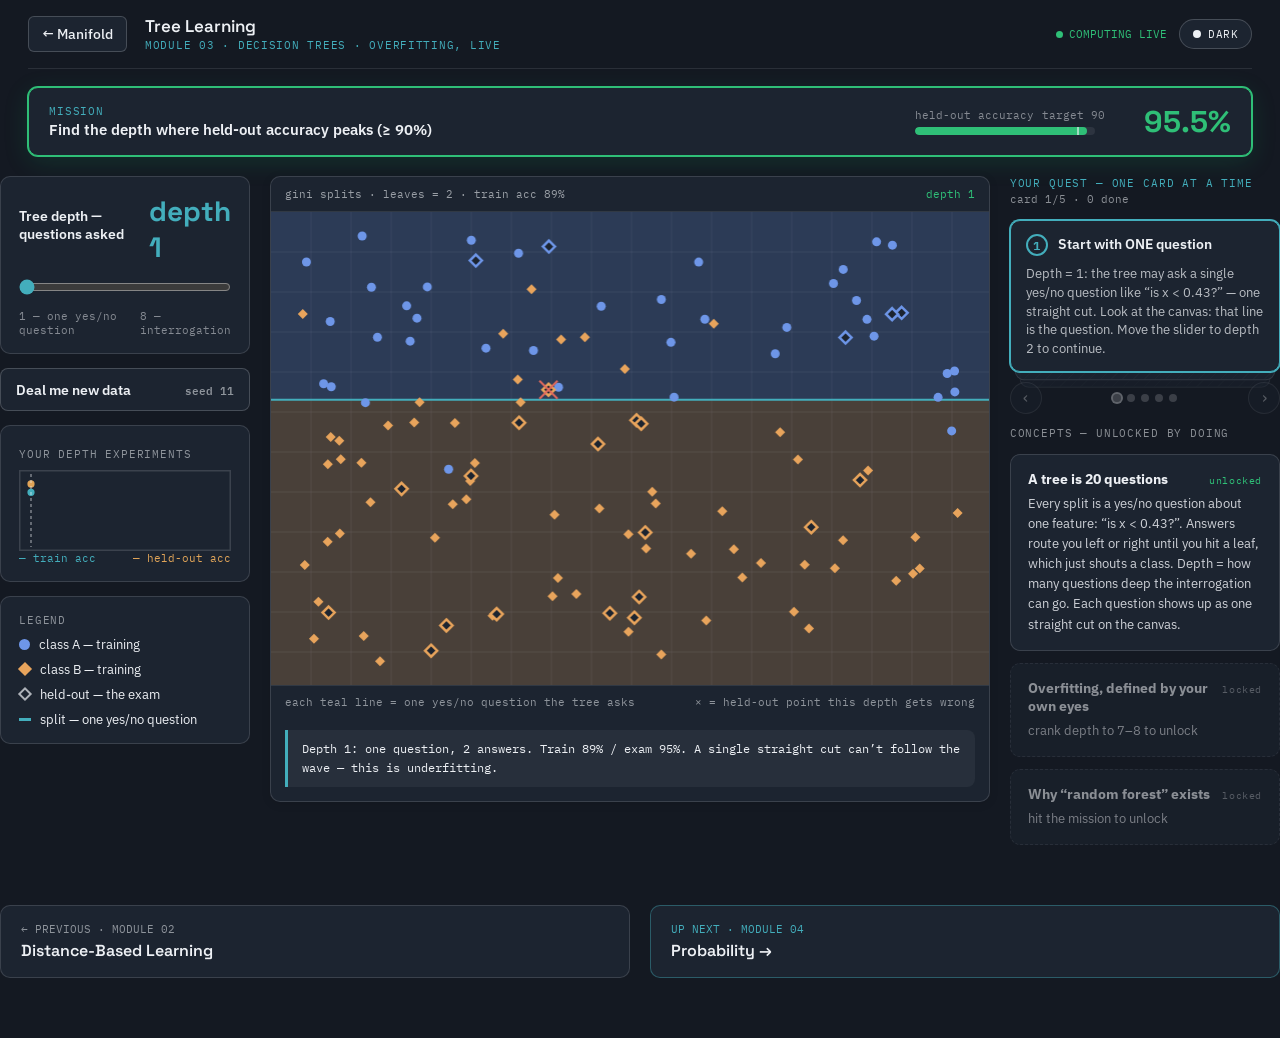
<file: modules/03-trees.html>
<!DOCTYPE html>
<html lang="en">
<head>
<meta charset="utf-8"><meta name="viewport" content="width=device-width, initial-scale=1">
<title>Manifold · 03 Tree Learning</title>
<link rel="preconnect" href="https://fonts.googleapis.com"><link rel="preconnect" href="https://fonts.gstatic.com" crossorigin>
<link href="https://fonts.googleapis.com/css2?family=Space+Grotesk:wght@500;600;700&family=IBM+Plex+Mono:wght@400;500&family=IBM+Plex+Sans:wght@400;500;600&display=swap" rel="stylesheet">
<link rel="stylesheet" href="../assets/style.css">
<script src="../assets/ml.js"></script><script src="../assets/engine.js"></script>
</head>
<body>
<script>
const ui = MF.shell({
  num: 3, title: 'Tree Learning', sub: 'DECISION TREES · OVERFITTING, LIVE',
  mission: 'Find the depth where held-out accuracy peaks (≥ 90%)',
  metric: { label: 'held-out accuracy', targetText: 'target 90', targetPct: 90, format: v => (v*100).toFixed(1)+'%' },
  prev: { href: '02-knn.html', name: 'Distance-Based Learning' },
  next: { href: '04-probability.html', name: 'Probability' }
});

let seed = 11, depth = 1;
let data = ML.genWavy(seed, 100, 22);
let tree = ML.buildTree(data.train, depth);
const triedDepths = {};   // depth -> {train, held}

const dCtl = MF.sliderCard(ui.rail, {
  id: 'depth', label: 'Tree depth — questions asked', min: 1, max: 8, step: 1, value: 1,
  ends: ['1 — one yes/no question', '8 — interrogation'], bigFmt: v => 'depth ' + v
});
dCtl.input.addEventListener('input', () => {
  depth = dCtl.value(); dCtl.sync();
  tree = ML.buildTree(data.train, depth);
  update();
});

MF.button(ui.rail, 'Deal me new data', 'seed ' + seed, function () {
  seed++; this.lastChild.textContent = 'seed ' + seed;
  data = ML.genWavy(seed, 100, 22);
  for (const k in triedDepths) delete triedDepths[k];
  tree = ML.buildTree(data.train, depth);
  drawChart(); update();
});

// depth-explorer chart
const chartCard = document.createElement('div');
chartCard.className = 'card card-pad';
chartCard.innerHTML = '<span class="label">Your depth experiments</span><canvas id="chart" style="width:100%;height:110px;margin-top:8px;cursor:default"></canvas><div class="range-ends"><span style="color:var(--accent)">— train acc</span><span style="color:var(--warn)">— held-out acc</span></div>';
ui.rail.appendChild(chartCard);
const chartFit = MF.setupCanvas(document.getElementById('chart'), 0.38, drawChart);

MF.legend(ui.rail, [
  ['<span style="width:11px;height:11px;border-radius:50%;background:var(--classA);display:block"></span>', 'class A — training'],
  ['<span style="width:10px;height:10px;background:var(--classB);transform:rotate(45deg);display:block;margin:0 1px"></span>', 'class B — training'],
  ['<span style="width:10px;height:10px;border:2px solid rgba(var(--text-rgb),.7);transform:rotate(45deg);display:block;margin:0 1px"></span>', 'held-out — the exam'],
  ['<span style="width:12px;height:3px;background:var(--accent);display:block"></span>', 'split — one yes/no question'],
]);

const quest = MF.questCtl(ui.quest, [
  { id: 'stump', title: 'Start with ONE question', desc: 'Depth = 1: the tree may ask a single yes/no question like “is x < 0.43?” — one straight cut. Look at the canvas: that line is the question. Move the slider to depth 2 to continue.' },
  { id: 'predict', title: 'Predict: crank depth to 8', desc: 'If the tree can ask 8 nested questions, held-out accuracy will…',
    predict: { q: '', options: ['Keep improving', 'Improve, then get WORSE', 'Not change'], answer: 1,
      whyRight: 'Yes — and this is the single most important idea in practical ML. Go prove it: push depth to 8 and watch the two accuracy lines split apart.',
      whyWrong: 'Feels like more questions = smarter, right? But watch: deep trees start memorizing the noisy training points and FAIL the exam. Push depth to 8 and watch the two accuracy lines split apart.' } },
  { id: 'overfit', title: 'Witness the overfit', desc: 'Set depth to 7 or 8. Training accuracy ≈ 100%, held-out drops, and the canvas grows weird slivers of territory wrapping single noisy points. That’s memorization, not learning.' },
  { id: 'mission', title: 'Find the sweet spot', desc: 'Walk the slider through every depth (your experiment chart is recording). Park it where held-out accuracy peaks at 90%+.' },
  { id: 'again', title: 'New data, new sweet spot', desc: 'Deal new data and find the peak again (≥ 88% counts). Notice it’s usually depth 2–4 — simple enough to generalize, deep enough to capture the wave.' },
], { onAll: showCode });

const insights = MF.insights(ui.side, [
  { id: 'q', title: 'A tree is 20 questions', lockedHint: 'see the depth-1 stump to unlock',
    body: 'Every split is a yes/no question about one feature: “is x < 0.43?”. Answers route you left or right until you hit a leaf, which just shouts a class. Depth = how many questions deep the interrogation can go. Each question shows up as one straight cut on the canvas.' },
  { id: 'of', title: 'Overfitting, defined by your own eyes', lockedHint: 'crank depth to 7–8 to unlock',
    body: 'A deep tree can carve a private rectangle around every noisy training point — perfect on training data, worse on the exam. The GAP between the two lines in your experiment chart IS overfitting. Same seesaw as k in KNN, opposite direction: here MORE capacity overfits.' },
  { id: 'ens', title: 'Why “random forest” exists', lockedHint: 'hit the mission to unlock',
    body: 'One deep tree overfits its own quirks. Train 100 trees on random subsets of the data and let them vote, and the quirks cancel out while the signal survives. That’s a random forest. Gradient boosting instead trains each new tree on the previous ones’ mistakes. Ensembles = teamwork against overfitting.' },
]);

const fit = MF.setupCanvas(ui.canvas, 0.66, update);

function record(d) {
  const trainAcc = ML.accuracy(data.train, (x,y) => ML.treePredict(tree, x, y));
  const heldAcc = ML.accuracy(data.held, (x,y) => ML.treePredict(tree, x, y));
  triedDepths[d] = { train: trainAcc, held: heldAcc };
  return { trainAcc, heldAcc };
}

function drawChart() {
  const ctx = chartFit.ctx, W = chartFit.W(), H = chartFit.H();
  ctx.clearRect(0,0,W,H);
  ctx.strokeStyle = 'rgba(' + MF.cssVar('--text-rgb') + ',0.15)';
  ctx.strokeRect(0.5, 0.5, W-1, H-1);
  const xs = d => (d-1)/7 * (W-24) + 12;
  const ys = a => H - 8 - (a-0.5)/0.5 * (H-16);
  ['train','held'].forEach((key,ki) => {
    ctx.strokeStyle = ki===0 ? MF.cssVar('--accent') : MF.cssVar('--warn');
    ctx.lineWidth = 2; ctx.beginPath();
    let started = false;
    for (let d=1; d<=8; d++) {
      if (!triedDepths[d]) { started=false; continue; }
      const x = xs(d), y = ys(Math.max(0.5, triedDepths[d][key]));
      started ? ctx.lineTo(x,y) : ctx.moveTo(x,y); started = true;
      MF.dot(ctx, x, y, 2.6, ctx.strokeStyle);
    }
    ctx.stroke();
  });
  // current depth marker
  ctx.strokeStyle = 'rgba(' + MF.cssVar('--text-rgb') + ',0.35)';
  ctx.setLineDash([3,3]); ctx.beginPath();
  ctx.moveTo(xs(depth), 4); ctx.lineTo(xs(depth), H-4); ctx.stroke(); ctx.setLineDash([]);
}

function narration(trainAcc, heldAcc) {
  const leaves = ML.treeLeaves(tree).length;
  if (depth === 1) return 'Depth 1: one question, ' + leaves + ' answers. Train ' + (trainAcc*100).toFixed(0) + '% / exam ' + (heldAcc*100).toFixed(0) + '%. A single straight cut can’t follow the wave — this is underfitting.';
  if (depth >= 7) return 'Depth ' + depth + ': ' + leaves + ' leaves. Train ' + (trainAcc*100).toFixed(0) + '% but exam only ' + (heldAcc*100).toFixed(0) + '%. See the skinny slivers hugging single points? The tree memorized the noise.';
  const gap = ((trainAcc - heldAcc)*100).toFixed(0);
  return 'Depth ' + depth + ' · ' + leaves + ' leaves · train ' + (trainAcc*100).toFixed(0) + '% vs exam ' + (heldAcc*100).toFixed(0) + '% (gap ' + gap + ' pts). The gap is the memorization tax.';
}

let deepSeen = false;
function update() {
  const ctx = fit.ctx, W = fit.W(), H = fit.H();
  const A = MF.cssVar('--classA'), B = MF.cssVar('--classB');
  ctx.clearRect(0,0,W,H);
  // leaf rectangles
  ML.treeLeaves(tree).forEach(l => {
    ctx.fillStyle = l.label ? B : A;
    ctx.globalAlpha = 0.10 + 0.13 * l.purity;
    ctx.fillRect(l.bounds.x0*W, l.bounds.y0*H, (l.bounds.x1-l.bounds.x0)*W, (l.bounds.y1-l.bounds.y0)*H);
  });
  ctx.globalAlpha = 1;
  MF.gridLines(ctx, W, H);
  // split lines
  ctx.strokeStyle = MF.cssVar('--accent'); ctx.lineWidth = 2;
  ML.treeSplits(tree).forEach(s => {
    ctx.beginPath();
    if (s.axis === 'x') { ctx.moveTo(s.t*W, s.bounds.y0*H); ctx.lineTo(s.t*W, s.bounds.y1*H); }
    else { ctx.moveTo(s.bounds.x0*W, s.t*H); ctx.lineTo(s.bounds.x1*W, s.t*H); }
    ctx.stroke();
  });
  data.train.forEach(p => {
    if (p.label===0) MF.dot(ctx, p.x*W, p.y*H, 4.5, A);
    else MF.diamond(ctx, p.x*W, p.y*H, 5, B);
  });
  data.held.forEach(p => {
    const pred = ML.treePredict(tree, p.x, p.y);
    MF.diamond(ctx, p.x*W, p.y*H, 6, MF.cssVar('--card'), p.label===0?A:B, 2.5);
    if (pred !== p.label) {
      ctx.strokeStyle = MF.cssVar('--bad'); ctx.lineWidth = 2;
      const x=p.x*W, y=p.y*H;
      ctx.beginPath(); ctx.moveTo(x-9,y-9); ctx.lineTo(x+9,y+9); ctx.moveTo(x+9,y-9); ctx.lineTo(x-9,y+9); ctx.stroke();
    }
  });

  const { trainAcc, heldAcc } = record(depth);
  drawChart();
  const ok = ui.metric.set(heldAcc, heldAcc*100, heldAcc >= (quest.isDone('mission') ? 0.88 : 0.90));
  ui.stageInfo.textContent = 'gini splits · leaves = ' + ML.treeLeaves(tree).length + ' · train acc ' + (trainAcc*100).toFixed(0) + '%';
  ui.stageExtra.textContent = 'depth ' + depth;
  ui.footL.textContent = 'each teal line = one yes/no question the tree asks';
  ui.footR.textContent = '× = held-out point this depth gets wrong';
  ui.narrate.say(narration(trainAcc, heldAcc));

  if (depth === 1) insights.unlock('q');
  if (depth >= 2 && quest.current() === 'stump') quest.done('stump');
  if (depth >= 7) { deepSeen = true; insights.unlock('of'); if (quest.current()==='overfit') quest.done('overfit'); }
  if (ok && quest.current() === 'mission' && deepSeen) { quest.done('mission'); insights.unlock('ens'); }
  if (heldAcc >= 0.88 && quest.current() === 'again') quest.done('again');
}
update();

function showCode() {
  MF.codeReveal(ui.codePanel, {
    moduleNum: 3, filename: 'decision_tree.py',
    intro: 'You watched a tree carve space with yes/no questions, and you found the depth where it stops learning and starts memorizing. Here’s the tree — and your depth-tuning experiment — in Python (sklearn this time, because you’ve earned the shortcut).',
    outro: 'Swap DecisionTreeClassifier for RandomForestClassifier(n_estimators=100) and you get the “100 trees voting” fix for overfitting — one line, same API.',
    lines: [
      { c: 'from sklearn.tree import DecisionTreeClassifier', n: 'sklearn’s tree does exactly what you watched: repeatedly pick the question (split) that best un-mixes the classes.' },
      { c: 'from sklearn.model_selection import train_test_split', n: 'We need an exam. You had held-out diamonds; this function deals them for us.' },
      { c: '', n: '' },
      { c: 'X_train, X_test, y_train, y_test = train_test_split(', n: 'Split the data…' },
      { c: '    X, y, test_size=0.2)', n: '…keep 20% locked away as the exam, exactly like your ringed diamonds. The model NEVER trains on these.' },
      { c: '', n: '' },
      { c: 'best_depth, best_score = None, 0', n: 'Your slider-walking, about to be automated.' },
      { c: 'for depth in range(1, 9):', n: 'You walked depths 1→8 by hand. Same loop.' },
      { c: '    tree = DecisionTreeClassifier(max_depth=depth)', n: 'max_depth is your slider: how many nested questions the interrogation may ask.' },
      { c: '    tree.fit(X_train, y_train)', n: 'Growing the tree: at each node, try every possible cut and keep the one that best separates the classes (lowest Gini impurity). Those were the teal lines.' },
      { c: '    score = tree.score(X_test, y_test)', n: 'Grade it on the exam — held-out accuracy, the orange line in your experiment chart. NOT training accuracy; that one lies (it hit ~100% at depth 8, remember).' },
      { c: '    if score > best_score:', n: 'Track the peak of the orange curve…' },
      { c: '        best_depth, best_score = depth, score', n: '…that’s your sweet spot. On your data it was probably depth 2–4.' },
      { c: '', n: '' },
      { c: 'print(best_depth, best_score)', n: 'Congratulations: this loop is called hyperparameter tuning with a validation set, and it’s half of every ML engineer’s job.' },
    ]
  });
}
</script>
</body>
</html>
</file>
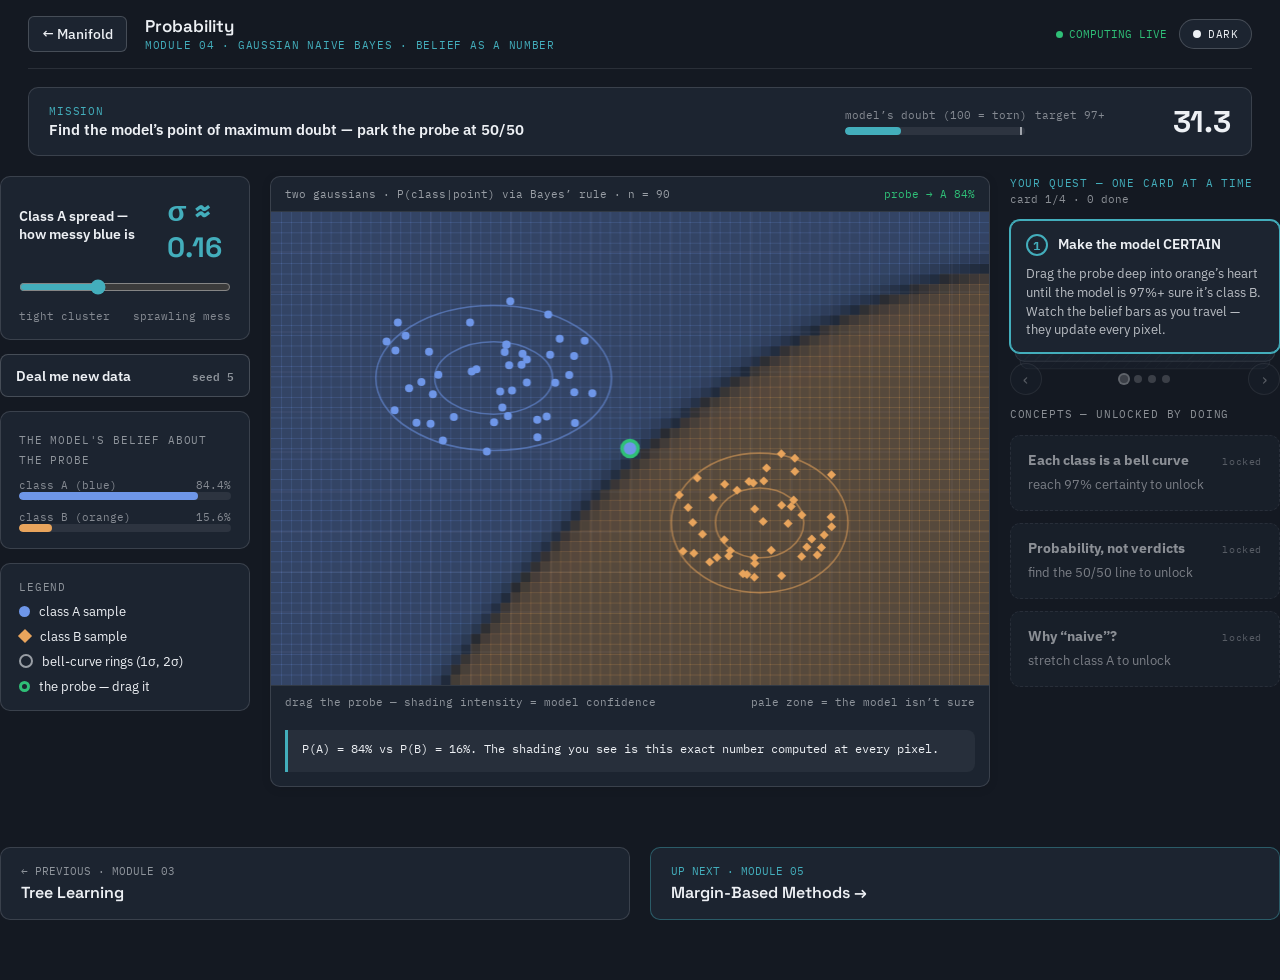
<file: modules/04-probability.html>
<!DOCTYPE html>
<html lang="en">
<head>
<meta charset="utf-8"><meta name="viewport" content="width=device-width, initial-scale=1">
<title>Manifold · 04 Probability</title>
<link rel="preconnect" href="https://fonts.googleapis.com"><link rel="preconnect" href="https://fonts.gstatic.com" crossorigin>
<link href="https://fonts.googleapis.com/css2?family=Space+Grotesk:wght@500;600;700&family=IBM+Plex+Mono:wght@400;500&family=IBM+Plex+Sans:wght@400;500;600&display=swap" rel="stylesheet">
<link rel="stylesheet" href="../assets/style.css">
<script src="../assets/ml.js"></script><script src="../assets/engine.js"></script>
</head>
<body>
<script>
const ui = MF.shell({
  num: 4, title: 'Probability', sub: 'GAUSSIAN NAIVE BAYES · BELIEF AS A NUMBER',
  mission: 'Find the model’s point of maximum doubt — park the probe at 50/50',
  metric: { label: 'model’s doubt (100 = torn)', targetText: 'target 97+', targetPct: 97, format: v => v.toFixed(1) },
  prev: { href: '03-trees.html', name: 'Tree Learning' },
  next: { href: '05-svm.html', name: 'Margin-Based Methods' }
});

let seed = 5, spreadA = 0.16;
let pts = ML.genBlobs(seed, 90, spreadA, 0.13);
let nb = ML.fitGaussianNB(pts);
let probe = { x: 0.5, y: 0.5 };
let dragging = false, spreadMoves = 0;

/* controls */
const spCtl = MF.sliderCard(ui.rail, {
  id: 'spread', label: 'Class A spread — how messy blue is', min: 0.08, max: 0.30, step: 0.01, value: spreadA,
  ends: ['tight cluster', 'sprawling mess'], bigFmt: v => 'σ ≈ ' + Number(v).toFixed(2)
});
spCtl.input.addEventListener('input', () => {
  spreadA = spCtl.value(); spCtl.sync(); spreadMoves++;
  pts = ML.genBlobs(seed, 90, spreadA, 0.13);
  nb = ML.fitGaussianNB(pts);
  update();
});

MF.button(ui.rail, 'Deal me new data', 'seed ' + seed, function () {
  seed++; this.lastChild.textContent = 'seed ' + seed;
  pts = ML.genBlobs(seed, 90, spreadA, 0.13);
  nb = ML.fitGaussianNB(pts);
  update();
});

// posterior bars card
const barCard = document.createElement('div');
barCard.className = 'card card-pad';
barCard.innerHTML = `<span class="label">The model's belief about the probe</span>
  <div style="display:flex;flex-direction:column;gap:10px;margin-top:10px">
    <div><div class="range-ends"><span>class A (blue)</span><span class="mono" id="pa">—</span></div>
      <div class="mbar" style="width:100%"><i id="barA" style="background:var(--classA)"></i></div></div>
    <div><div class="range-ends"><span>class B (orange)</span><span class="mono" id="pb">—</span></div>
      <div class="mbar" style="width:100%"><i id="barB" style="background:var(--classB)"></i></div></div>
  </div>`;
ui.rail.appendChild(barCard);
const barA = document.getElementById('barA'), barB = document.getElementById('barB');
const paEl = document.getElementById('pa'), pbEl = document.getElementById('pb');

MF.legend(ui.rail, [
  ['<span style="width:11px;height:11px;border-radius:50%;background:var(--classA);display:block"></span>', 'class A sample'],
  ['<span style="width:10px;height:10px;background:var(--classB);transform:rotate(45deg);display:block;margin:0 1px"></span>', 'class B sample'],
  ['<span style="width:14px;height:14px;border:2px solid rgba(var(--text-rgb),.6);border-radius:50%;display:block"></span>', 'bell-curve rings (1σ, 2σ)'],
  ['<span style="width:11px;height:11px;border-radius:50%;border:3px solid var(--live);display:block"></span>', 'the probe — drag it'],
]);

const quest = MF.questCtl(ui.quest, [
  { id: 'sure', title: 'Make the model CERTAIN', desc: 'Drag the probe deep into orange’s heart until the model is 97%+ sure it’s class B. Watch the belief bars as you travel — they update every pixel.' },
  { id: 'predict', title: 'Predict: exactly between the classes', desc: 'If the probe sits exactly on the color boundary, the model says…',
    predict: { q: '', options: ['Class A wins', 'Class B wins', 'Exactly 50 / 50'], answer: 2,
      whyRight: 'Right — the boundary isn’t a wall, it’s the tie line: every point ON it is a coin flip. Now go find it: step 3.',
      whyWrong: 'The color boundary IS the set of coin-flip points — where both classes are exactly equally likely. Nothing special “wins” there. Go stand on it: step 3.' } },
  { id: 'torn', title: 'Find the 50/50 line', desc: 'Park the probe where doubt hits ~100 (that’s |50% − 50%|). The mission bar is your hot/cold meter — it climbs as beliefs even out.' },
  { id: 'spread', title: 'Stretch blue and watch the border flee', desc: 'Crank Class A spread to the max. The boundary bends AROUND tidy orange — a messy class gets blamed for far-away points, a tight class keeps a small confident zone.' },
], { onAll: showCode });

const insights = MF.insights(ui.side, [
  { id: 'bell', title: 'Each class is a bell curve', lockedHint: 'reach 97% certainty to unlock',
    body: 'Naive Bayes summarizes each class as: its center (mean) and its spread (variance) — the rings you see. To judge a point it asks each bell curve “how typical would this point be for you?”, multiplies in how common each class is, and compares. Bigger likelihood wins.' },
  { id: 'post', title: 'Probability, not verdicts', lockedHint: 'find the 50/50 line to unlock',
    body: 'Most classifiers you met so far shout A or B. This one whispers “73% B”. That number is the posterior: P(class | what I see), computed with Bayes’ rule. Doctors, spam filters and self-driving cars all need the confidence, not just the verdict.' },
  { id: 'naive', title: 'Why “naive”?', lockedHint: 'stretch class A to unlock',
    body: 'It treats x and y as independent clues — it never checks whether they co-vary. That’s mathematically naive and often false, yet it works absurdly well (classic spam filters are exactly this with thousands of word-clues instead of 2 coordinates). Wrong assumptions can still make great predictions.' },
]);

const fit = MF.setupCanvas(ui.canvas, 0.66, update);
MF.drag(ui.canvas, (type, e) => {
  const d = fit.toData(e);
  if (type === 'down') dragging = true;
  if ((type === 'down' || type === 'move') && dragging) {
    probe.x = Math.max(0.02, Math.min(0.98, d.x));
    probe.y = Math.max(0.02, Math.min(0.98, d.y));
    update();
  }
  if (type === 'up') dragging = false;
});
ui.canvas.addEventListener('keydown', e => {
  const s = 0.015;
  if (e.key==='ArrowLeft') probe.x-=s; else if (e.key==='ArrowRight') probe.x+=s;
  else if (e.key==='ArrowUp') probe.y-=s; else if (e.key==='ArrowDown') probe.y+=s; else return;
  e.preventDefault(); update();
});

function ellipse(ctx, c, W, H, mult, col) {
  ctx.strokeStyle = col; ctx.lineWidth = 1.6; ctx.globalAlpha = 0.55;
  ctx.beginPath();
  ctx.ellipse(c.mx*W, c.my*H, Math.sqrt(c.vx)*mult*W, Math.sqrt(c.vy)*mult*H, 0, 0, 6.283);
  ctx.stroke(); ctx.globalAlpha = 1;
}

function narration(pB) {
  const doubt = (1 - Math.abs(pB - 0.5) * 2) * 100;
  if (pB > 0.97) return 'P(B) = ' + (pB*100).toFixed(1) + '%. The probe is deep inside orange’s bell curve and far outside blue’s. Certainty isn’t magic — it’s just “very typical for one curve, very weird for the other”.';
  if (pB < 0.03) return 'P(A) = ' + ((1-pB)*100).toFixed(1) + '%. Blue’s bell curve claims this spot almost entirely.';
  if (doubt > 90) return 'Doubt ' + doubt.toFixed(0) + '/100 — you’re standing on the tie line. Both bell curves rate this point equally typical. One pixel either way tips the verdict.';
  return 'P(A) = ' + ((1-pB)*100).toFixed(0) + '% vs P(B) = ' + (pB*100).toFixed(0) + '%. The shading you see is this exact number computed at every pixel.';
}

function update() {
  const ctx = fit.ctx, W = fit.W(), H = fit.H();
  const A = MF.cssVar('--classA'), B = MF.cssVar('--classB');
  ctx.clearRect(0,0,W,H);
  // posterior-shaded field (confidence as alpha)
  const cols = 72, rows = 46, cw = W/cols, ch = H/rows;
  for (let i=0;i<cols;i++) for (let j=0;j<rows;j++) {
    const p = ML.nbPosterior(nb, (i+0.5)/cols, (j+0.5)/rows);
    ctx.fillStyle = p > 0.5 ? B : A;
    ctx.globalAlpha = 0.05 + 0.24 * Math.abs(p - 0.5) * 2;
    ctx.fillRect(i*cw, j*ch, cw+0.6, ch+0.6);
  }
  ctx.globalAlpha = 1;
  MF.gridLines(ctx, W, H);
  ellipse(ctx, nb[0], W, H, 1, A); ellipse(ctx, nb[0], W, H, 2, A);
  ellipse(ctx, nb[1], W, H, 1, B); ellipse(ctx, nb[1], W, H, 2, B);
  pts.forEach(p => {
    if (p.label===0) MF.dot(ctx, p.x*W, p.y*H, 4, A);
    else MF.diamond(ctx, p.x*W, p.y*H, 4.5, B);
  });
  const pB = ML.nbPosterior(nb, probe.x, probe.y);
  MF.dot(ctx, probe.x*W, probe.y*H, 8, pB>0.5?B:A, MF.cssVar('--live'), 3.5);

  barA.style.width = ((1-pB)*100)+'%'; barB.style.width = (pB*100)+'%';
  paEl.textContent = ((1-pB)*100).toFixed(1)+'%'; pbEl.textContent = (pB*100).toFixed(1)+'%';

  const doubt = (1 - Math.abs(pB-0.5)*2) * 100;
  const ok = ui.metric.set(doubt, doubt, doubt >= 97);
  ui.stageInfo.textContent = 'two gaussians · P(class|point) via Bayes’ rule · n = ' + pts.length;
  ui.stageExtra.textContent = 'probe → ' + (pB>0.5?'B ':'A ') + (Math.max(pB,1-pB)*100).toFixed(0) + '%';
  ui.footL.textContent = 'drag the probe — shading intensity = model confidence';
  ui.footR.textContent = 'pale zone = the model isn’t sure';
  ui.narrate.say(narration(pB));

  if (Math.max(pB, 1-pB) >= 0.97 && quest.current()==='sure') { quest.done('sure'); insights.unlock('bell'); }
  if (ok && quest.current()==='torn') { quest.done('torn'); insights.unlock('post'); }
  if (spreadA >= 0.28 && quest.current()==='spread') { quest.done('spread'); insights.unlock('naive'); }
}
update();

function showCode() {
  MF.codeReveal(ui.codePanel, {
    moduleNum: 4, filename: 'naive_bayes.py',
    intro: 'You watched two bell curves argue over a point and output a belief instead of a verdict. Here’s that argument in Python — Gaussian Naive Bayes from scratch.',
    outro: 'Replace (x, y) with thousands of word-counts and this same code is a real spam filter. The math doesn’t change, only the number of clues.',
    lines: [
      { c: 'import math', n: 'Just for exp, log, pi and sqrt — a bell curve is one formula.' },
      { c: '', n: '' },
      { c: 'def fit(points):', n: '“Training” Naive Bayes = computing averages. That’s why the rings snapped instantly when you stretched class A — nothing iterates.' },
      { c: '    mean = avg(points); var = avg((p - mean)**2)', n: 'Per class, per axis: the center and the spread. These four numbers per class ARE the model — you saw them as the ellipse rings (1σ, 2σ).' },
      { c: '    prior = len(points) / n_total', n: 'How common is this class overall? Rare classes need stronger evidence to win — that’s the prior.' },
      { c: '    return mean, var, prior', n: '' },
      { c: '', n: '' },
      { c: 'def gauss(x, mean, var):', n: 'The bell-curve formula: how typical is value x for this class?' },
      { c: '    return math.exp(-(x-mean)**2 / (2*var)) / math.sqrt(2*math.pi*var)', n: 'Peaks at the mean, shrinks as you leave. Wide var = a fat, tolerant bell (your stretched class A); small var = a narrow, picky one.' },
      { c: '', n: '' },
      { c: 'def posterior_B(x, y):', n: 'The belief bars you watched while dragging the probe.' },
      { c: '    like_A = prior_A * gauss(x, mxA, vxA) * gauss(y, myA, vyA)', n: 'Class A’s case: how common A is × how typical x is for A × how typical y is for A. Multiplying the clues as if independent = the “naive” move.' },
      { c: '    like_B = prior_B * gauss(x, mxB, vxB) * gauss(y, myB, vyB)', n: 'Class B makes its case with its own bells.' },
      { c: '    return like_B / (like_A + like_B)', n: 'Bayes’ rule: B’s share of the total evidence. 0.5 exactly = the tie line you hunted for. This one division produced every belief bar you saw.' },
    ]
  });
}
</script>
</body>
</html>
</file>
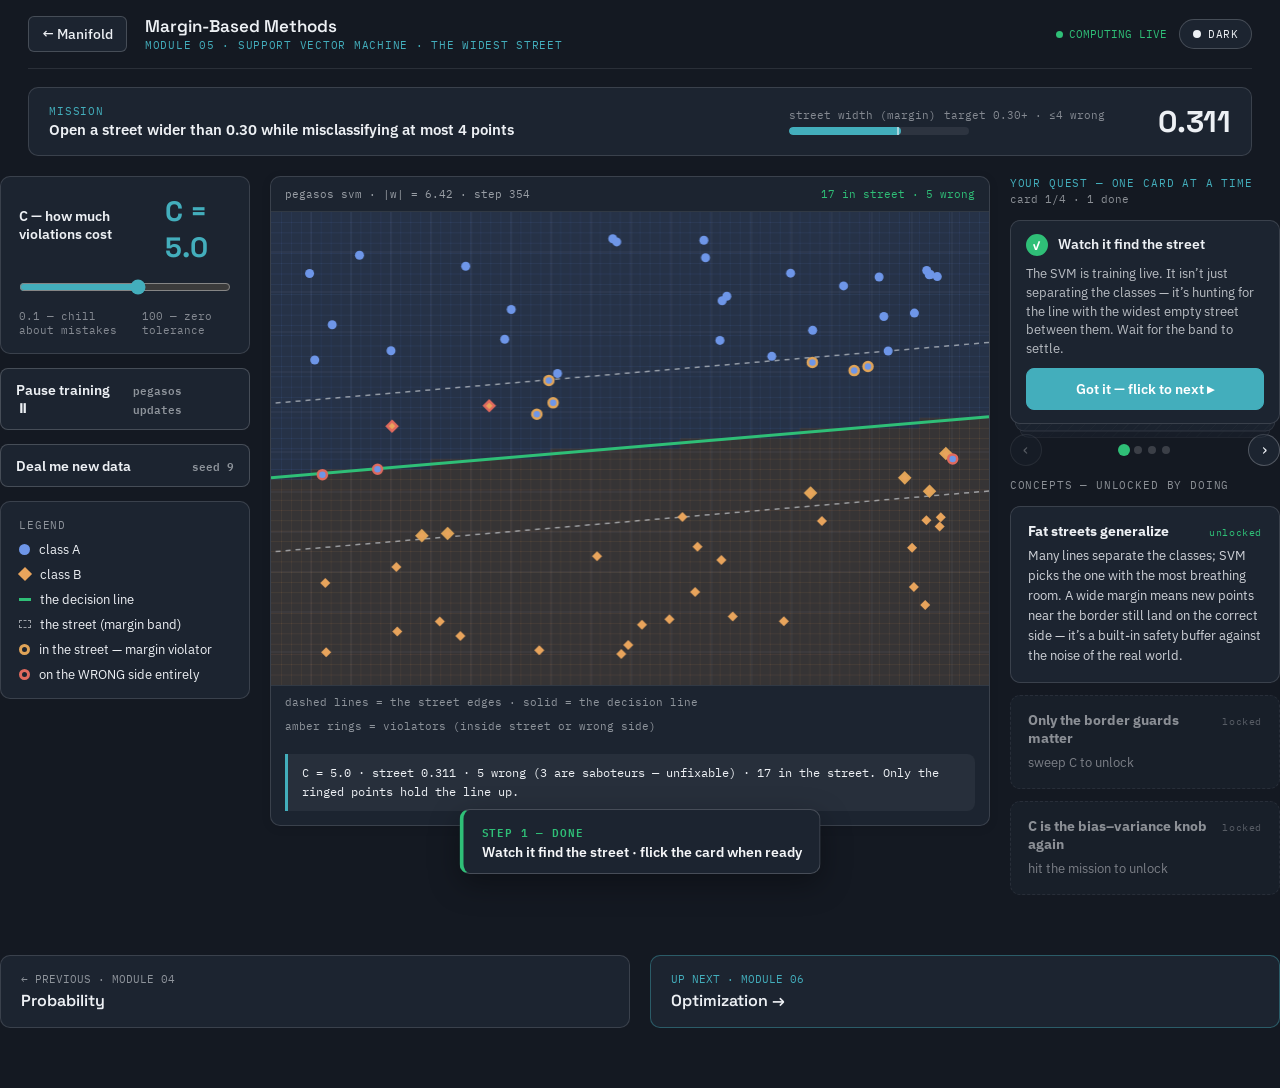
<file: modules/05-svm.html>
<!DOCTYPE html>
<html lang="en">
<head>
<meta charset="utf-8"><meta name="viewport" content="width=device-width, initial-scale=1">
<title>Manifold · 05 Margin-Based Methods</title>
<link rel="preconnect" href="https://fonts.googleapis.com"><link rel="preconnect" href="https://fonts.gstatic.com" crossorigin>
<link href="https://fonts.googleapis.com/css2?family=Space+Grotesk:wght@500;600;700&family=IBM+Plex+Mono:wght@400;500&family=IBM+Plex+Sans:wght@400;500;600&display=swap" rel="stylesheet">
<link rel="stylesheet" href="../assets/style.css">
<script src="../assets/ml.js"></script><script src="../assets/engine.js"></script>
</head>
<body>
<script>
const ui = MF.shell({
  num: 5, title: 'Margin-Based Methods', sub: 'SUPPORT VECTOR MACHINE · THE WIDEST STREET',
  mission: 'Open a street wider than 0.30 while misclassifying at most 4 points',
  metric: { label: 'street width (margin)', targetText: 'target 0.30+ · ≤4 wrong', targetPct: 60, format: v => v.toFixed(3) },
  prev: { href: '04-probability.html', name: 'Probability' },
  next: { href: '06-optimization.html', name: 'Optimization' }
});

let seed = 9;
let pts = ML.genMargin(seed);
let w = { x: 0.1, y: 0.1, b: -0.1 };
let t = 0, training = true;
let visitedHiC = false, visitedLoC = false;

/* controls */
const cCtl = MF.sliderCard(ui.rail, {
  id: 'c', label: 'C — how much violations cost', min: -1, max: 2, step: 0.05, value: 0.7,
  ends: ['0.1 — chill about mistakes', '100 — zero tolerance'], bigFmt: v => 'C = ' + Math.pow(10, v).toFixed(Math.pow(10,v) < 1 ? 2 : 1)
});
cCtl.input.addEventListener('input', () => {
  cCtl.sync(); t = 0; // restart schedule so the new C takes hold fast
  const C = Math.pow(10, cCtl.value());
  if (C >= 60) visitedHiC = true;
  if (C <= 0.15) visitedLoC = true;
  if (visitedHiC && visitedLoC && quest.current() === 'sweep') quest.done('sweep');
});

const trainBtn = MF.button(ui.rail, 'Pause training ⏸', 'pegasos updates', () => {
  training = !training;
  trainBtn.firstChild.textContent = training ? 'Pause training ⏸' : 'Resume training ▸';
});

MF.button(ui.rail, 'Deal me new data', 'seed ' + seed, function () {
  seed++; this.lastChild.textContent = 'seed ' + seed;
  pts = ML.genMargin(seed);
  w = { x: 0.1, y: 0.1, b: -0.1 }; t = 0;
});

MF.legend(ui.rail, [
  ['<span style="width:11px;height:11px;border-radius:50%;background:var(--classA);display:block"></span>', 'class A'],
  ['<span style="width:10px;height:10px;background:var(--classB);transform:rotate(45deg);display:block;margin:0 1px"></span>', 'class B'],
  ['<span style="width:12px;height:3px;background:var(--live);display:block"></span>', 'the decision line'],
  ['<span style="width:12px;height:8px;border:1px dashed rgba(var(--text-rgb),.6);display:block"></span>', 'the street (margin band)'],
  ['<span style="width:11px;height:11px;border-radius:50%;border:3px solid var(--warn);display:block"></span>', 'in the street — margin violator'],
  ['<span style="width:11px;height:11px;border-radius:50%;border:3px solid var(--bad);display:block"></span>', 'on the WRONG side entirely'],
]);

/* quest */
const quest = MF.questCtl(ui.quest, [
  { id: 'watch', title: 'Watch it find the street', desc: 'The SVM is training live. It isn’t just separating the classes — it’s hunting for the line with the widest empty street between them. Wait for the band to settle.' },
  { id: 'predict', title: 'Predict: crank C to 100', desc: 'C is the fine for standing in the street. Raising it makes the street…',
    predict: { q: '', options: ['Wider', 'Narrower'], answer: 1,
      whyRight: 'Right. Huge fines force the model to shrink the street until almost nobody is inside — even if that means a cramped, twitchy boundary. Verify it yourself: step 3.',
      whyWrong: 'Feels backwards, right? Huge fines make the model OBSESS over the few noisy points, shrinking the street until nobody’s inside. Small C shrugs at violators and keeps the street wide. Verify it: step 3.' } },
  { id: 'sweep', title: 'Sweep C end to end', desc: 'Drag C all the way to 100, let it settle, then all the way to 0.1. Watch width and violator count trade places. This one knob is the model’s personality: perfectionist vs chill.' },
  { id: 'mission', title: 'Hit the mission', desc: 'Three saboteur points wear the wrong label on purpose — no line can please them. Find a C that keeps the street wider than 0.30 while getting at most 4 points wrong. Hint: chasing perfection is the trap.' },
], { onAll: showCode });

const insights = MF.insights(ui.side, [
  { id: 'street', title: 'Fat streets generalize', lockedHint: 'let training settle to unlock',
    body: 'Many lines separate the classes; SVM picks the one with the most breathing room. A wide margin means new points near the border still land on the correct side — it’s a built-in safety buffer against the noise of the real world.' },
  { id: 'sv', title: 'Only the border guards matter', lockedHint: 'sweep C to unlock',
    body: 'Delete every point far from the street and the line would not move a millimeter. The line is held up entirely by the few points touching or inside the street — the support vectors. That’s the name of the whole algorithm.' },
  { id: 'c', title: 'C is the bias–variance knob again', lockedHint: 'hit the mission to unlock',
    body: 'C huge = trust every point, overfit to noise (like k=1, like depth 8). C tiny = ignore too much, underfit (like k=15, like depth 1). Third module in a row, same seesaw, new costume. Also: kernels — the famous SVM trick — just swap “distance” for a fancier similarity so the street can curve.' },
]);

const fit = MF.setupCanvas(ui.canvas, 0.66, () => {});

function marginWidth() { return 2 / (Math.hypot(w.x, w.y) + 1e-9); }
function violators() {
  return pts.filter(p => {
    const yl = p.label === 1 ? 1 : -1;
    return yl * (w.x * p.x + w.y * p.y + w.b) < 1;
  });
}
function wrongSide() {
  return pts.filter(p => {
    const yl = p.label === 1 ? 1 : -1;
    return yl * (w.x * p.x + w.y * p.y + w.b) < 0;
  });
}
function lineAcross(f) {
  const out = [];
  [[0,0,1,0],[1,0,1,1],[1,1,0,1],[0,1,0,0]].forEach(([x1,y1,x2,y2]) => {
    const v1 = f(x1,y1), v2 = f(x2,y2);
    if ((v1<=0)!==(v2<=0)) { const tt = v1/(v1-v2); out.push([x1+(x2-x1)*tt, y1+(y2-y1)*tt]); }
  });
  return out;
}

function narration(width, nViol, nWrong, C) {
  if (t < 60) return 'Training from scratch: the line is still swinging into place. Every step: “any points in my street? shove the line away from them.”';
  if (C >= 60) return 'C = ' + C.toFixed(0) + ': zero tolerance. It contorts to appease the 3 saboteurs it can never satisfy — street squeezed to ' + width.toFixed(3) + '. Perfectionism in a suit.';
  if (C <= 0.15) return 'C = ' + C.toFixed(2) + ': maximum chill. Street ' + width.toFixed(3) + ' wide, ' + nWrong + ' wrong, ' + nViol + ' loitering inside — it shrugs at the saboteurs and keeps the street wide.';
  return 'C = ' + C.toFixed(1) + ' · street ' + width.toFixed(3) + ' · ' + nWrong + ' wrong (3 are saboteurs — unfixable) · ' + nViol + ' in the street. Only the ringed points hold the line up.';
}

function draw() {
  const ctx = fit.ctx, W = fit.W(), H = fit.H();
  const A = MF.cssVar('--classA'), B = MF.cssVar('--classB');
  ctx.clearRect(0, 0, W, H);
  MF.field(ctx, W, H, 72, 46, (x,y) => (w.x*x + w.y*y + w.b) > 0 ? 1 : 0, A, B, 0.13);
  MF.gridLines(ctx, W, H);

  // margin band: w·p+b = ±1
  const mid = lineAcross((x,y) => w.x*x + w.y*y + w.b);
  const up  = lineAcross((x,y) => w.x*x + w.y*y + w.b - 1);
  const dn  = lineAcross((x,y) => w.x*x + w.y*y + w.b + 1);
  [up, dn].forEach(seg => {
    if (seg.length >= 2) {
      ctx.strokeStyle = 'rgba(' + MF.cssVar('--text-rgb') + ',0.55)';
      ctx.setLineDash([5,5]); ctx.lineWidth = 1.5;
      ctx.beginPath(); ctx.moveTo(seg[0][0]*W, seg[0][1]*H); ctx.lineTo(seg[1][0]*W, seg[1][1]*H); ctx.stroke();
      ctx.setLineDash([]);
    }
  });
  if (mid.length >= 2) {
    ctx.strokeStyle = MF.cssVar('--live'); ctx.lineWidth = 3;
    ctx.beginPath(); ctx.moveTo(mid[0][0]*W, mid[0][1]*H); ctx.lineTo(mid[1][0]*W, mid[1][1]*H); ctx.stroke();
  }

  const viol = new Set(violators());
  const wrong = new Set(wrongSide());
  pts.forEach(p => {
    const ring = wrong.has(p) ? MF.cssVar('--bad') : (viol.has(p) ? MF.cssVar('--warn') : null);
    if (p.label === 0) MF.dot(ctx, p.x*W, p.y*H, 4.5, A, ring, 2.5);
    else MF.diamond(ctx, p.x*W, p.y*H, 5, B, ring, 2.5);
  });

  const width = Math.min(0.6, marginWidth());
  const nViol = viol.size, nWrong = wrong.size;
  const C = Math.pow(10, cCtl.value());
  const ok = ui.metric.set(width, width / 0.5 * 100, t > 120 && width >= 0.30 && nWrong <= 4);
  ui.stageInfo.textContent = 'pegasos svm · |w| = ' + Math.hypot(w.x, w.y).toFixed(2) + ' · step ' + t;
  ui.stageExtra.textContent = nViol + ' in street · ' + nWrong + ' wrong';
  ui.footL.textContent = 'dashed lines = the street edges · solid = the decision line';
  ui.footR.textContent = 'amber rings = violators (inside street or wrong side)';
  ui.narrate.say(narration(width, nViol, nWrong, C));

  if (t > 150 && quest.current() === 'watch') { quest.done('watch'); insights.unlock('street'); }
  if (quest.isDone('sweep')) insights.unlock('sv');
  if (ok && quest.current() === 'mission') { quest.done('mission'); insights.unlock('c'); }
}

(function loop() {
  if (training) {
    const C = Math.pow(10, cCtl.value());
    for (let i = 0; i < 6; i++) { w = ML.svmStep(pts, w, C, t + 40); t++; }
  }
  draw();
  requestAnimationFrame(loop);
})();

function showCode() {
  MF.codeReveal(ui.codePanel, {
    moduleNum: 5, filename: 'svm.py',
    intro: 'You watched a line hunt for the widest street and haggle with violators over the price C. In practice you call sklearn — but now every argument in this call means something you’ve touched.',
    outro: 'kernel="rbf" is the famous upgrade: it measures similarity in a warped space so the “street” can curve around blobs. Same C, same street logic, bendier geometry.',
    lines: [
      { c: 'from sklearn.svm import SVC', n: 'Support Vector Classifier — “support vectors” are the border guards you saw holding the line up.' },
      { c: '', n: '' },
      { c: 'model = SVC(kernel="linear", C=1.0)', n: 'kernel="linear" = a straight street, like your canvas. C is YOUR slider: the fine for standing in the street.' },
      { c: 'model.fit(X, y)', n: 'This runs an optimizer that maximizes street width minus C × (violation cost) — the tug-of-war you watched settle in real time.' },
      { c: '', n: '' },
      { c: 'print(model.support_vectors_)', n: 'The model literally stores WHICH points are the border guards. Usually a handful — delete the rest of the data and predictions don’t change.' },
      { c: 'print(2 / np.linalg.norm(model.coef_))', n: 'Street width = 2 / |w|. The mission metric in your bar was exactly this formula, live.' },
      { c: '', n: '' },
      { c: '# your C-sweep, automated:', n: '' },
      { c: 'for C in [0.1, 1, 10, 100]:', n: 'You dragged the slider end to end; grid search does the same walk.' },
      { c: '    score = SVC(kernel="linear", C=C).fit(X_tr, y_tr).score(X_te, y_te)', n: 'Train at each C, grade on held-out data. Small C = wide chill street, big C = cramped perfectionist street.' },
      { c: '    print(C, score)', n: 'Pick the C that wins the exam — the sweet band you found by hand. Same bias–variance seesaw as k and depth: you’ve now tuned it three different ways.' },
    ]
  });
}
</script>
</body>
</html>
</file>
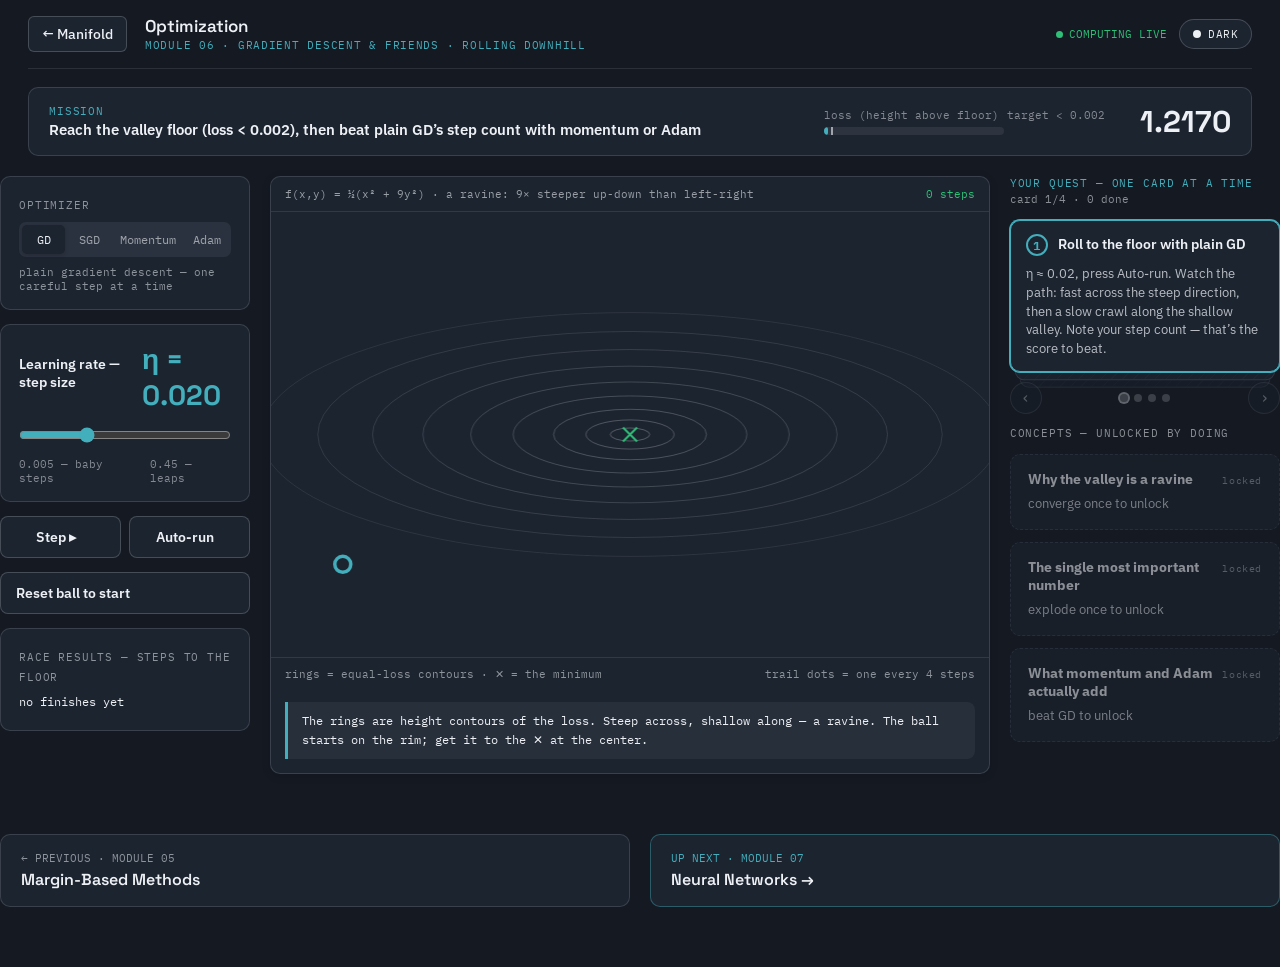
<file: modules/06-optimization.html>
<!DOCTYPE html>
<html lang="en">
<head>
<meta charset="utf-8"><meta name="viewport" content="width=device-width, initial-scale=1">
<title>Manifold · 06 Optimization</title>
<link rel="preconnect" href="https://fonts.googleapis.com"><link rel="preconnect" href="https://fonts.gstatic.com" crossorigin>
<link href="https://fonts.googleapis.com/css2?family=Space+Grotesk:wght@500;600;700&family=IBM+Plex+Mono:wght@400;500&family=IBM+Plex+Sans:wght@400;500;600&display=swap" rel="stylesheet">
<link rel="stylesheet" href="../assets/style.css">
<script src="../assets/ml.js"></script><script src="../assets/engine.js"></script>
</head>
<body>
<script>
const ui = MF.shell({
  num: 6, title: 'Optimization', sub: 'GRADIENT DESCENT & FRIENDS · ROLLING DOWNHILL',
  mission: 'Reach the valley floor (loss < 0.002), then beat plain GD’s step count with momentum or Adam',
  metric: { label: 'loss (height above floor)', targetText: 'target < 0.002', targetPct: 4, format: v => v < 0.0001 ? v.toExponential(1) : v.toFixed(4) },
  prev: { href: '05-svm.html', name: 'Margin-Based Methods' },
  next: { href: '07-neural.html', name: 'Neural Networks' }
});

/* state */
let algo = 'gd';
let pos = [...ML.surf.start], vel = [0,0], m = [0,0], v = [0,0], adamT = 0;
let steps = 0, trail = [];
let auto = false;
let gdBest = null;           // GD's converged step count
let divergeStreak = 0, explodedSeen = false;
const rng = ML.rand(42);

/* controls */
const segCard = document.createElement('div');
segCard.className = 'card card-pad';
segCard.innerHTML = '<span class="label">Optimizer</span><div class="seg" style="margin-top:9px" id="algoseg">' +
  '<button data-a="gd" class="on">GD</button><button data-a="sgd">SGD</button><button data-a="mom">Momentum</button><button data-a="adam">Adam</button></div>' +
  '<span class="hint" id="algohint" style="margin-top:8px;display:block">plain gradient descent — one careful step at a time</span>';
ui.rail.appendChild(segCard);
const hints = {
  gd: 'plain gradient descent — one careful step at a time',
  sgd: 'stochastic GD — the gradient is noisy (a random mini-batch), so the path jitters',
  mom: 'momentum — a heavy ball that builds speed along the valley',
  adam: 'adam — per-direction step sizes + momentum; the default in deep learning'
};
document.getElementById('algoseg').addEventListener('click', e => {
  const b = e.target.closest('button'); if (!b) return;
  [...e.currentTarget.children].forEach(x => x.classList.remove('on'));
  b.classList.add('on');
  algo = b.dataset.a;
  document.getElementById('algohint').textContent = hints[algo];
  reset();
});

const lrCtl = MF.sliderCard(ui.rail, {
  id: 'lr', label: 'Learning rate — step size', min: -2.3, max: -0.35, step: 0.05, value: Math.log10(0.02),
  ends: ['0.005 — baby steps', '0.45 — leaps'], bigFmt: v => 'η = ' + Math.pow(10, v).toFixed(3)
});
lrCtl.input.addEventListener('input', () => { lrCtl.sync(); });

const rowBtns = document.createElement('div');
rowBtns.className = 'btnrow';
ui.rail.appendChild(rowBtns);
const stepBtn = MF.button(rowBtns, 'Step ▸', '', () => { doStep(); render(); });
const autoBtn = MF.button(rowBtns, 'Auto-run', '', () => {
  auto = !auto;
  autoBtn.firstChild.textContent = auto ? 'Pause ⏸' : 'Auto-run';
  autoBtn.classList.toggle('on', auto);
});
MF.button(ui.rail, 'Reset ball to start', '', () => { reset(); render(); });

const scoreCard = document.createElement('div');
scoreCard.className = 'card card-pad';
scoreCard.innerHTML = '<span class="label">Race results — steps to the floor</span><div id="scores" class="mono" style="font-size:12px;line-height:1.9;margin-top:6px">no finishes yet</div>';
ui.rail.appendChild(scoreCard);
const results = {};
function postResult() {
  results[algo] = Math.min(results[algo] ?? Infinity, steps);
  if (algo === 'gd') gdBest = results.gd;
  document.getElementById('scores').innerHTML = Object.entries(results)
    .sort((a,b)=>a[1]-b[1])
    .map(([a,s],i)=>(i===0?'🏆 ':'&nbsp;&nbsp;&nbsp;')+a.toUpperCase()+' — '+s+' steps').join('<br>');
}

/* quest */
const quest = MF.questCtl(ui.quest, [
  { id: 'roll', title: 'Roll to the floor with plain GD', desc: 'η ≈ 0.02, press Auto-run. Watch the path: fast across the steep direction, then a slow crawl along the shallow valley. Note your step count — that’s the score to beat.' },
  { id: 'predict', title: 'Predict: 10× the learning rate', desc: 'With η around 0.2, gradient descent will…',
    predict: { q: '', options: ['Converge ~10× faster', 'Bounce or explode'], answer: 1,
      whyRight: 'Right — in the steep direction a 0.2-sized step overshoots the valley wall and lands HIGHER. Go watch the carnage: step 3.',
      whyWrong: 'Tempting! But the valley is steep side-to-side: a big step overshoots the wall and lands higher than it started. Bigger η is only faster until it isn’t. Go watch the carnage: step 3.' } },
  { id: 'explode', title: 'Watch it explode', desc: 'Set η near the max, reset, auto-run. The ball ricochets between the valley walls, gaining height. Every failed training run you’ll ever have looks exactly like this from the inside.' },
  { id: 'beat', title: 'Beat GD with a smarter optimizer', desc: 'Reset. Pick Momentum or Adam, tune η, and reach the floor in fewer steps than plain GD needed. Momentum builds speed along the valley; Adam gives each direction its own step size.' },
], { onAll: showCode });

const insights = MF.insights(ui.side, [
  { id: 'ravine', title: 'Why the valley is a ravine', lockedHint: 'converge once to unlock',
    body: 'Real loss landscapes are steep in some weight-directions and nearly flat in others. Plain GD must use a step size safe for the STEEPEST direction, which makes it painfully slow along the flat one — that crawl you watched is the core problem all fancy optimizers exist to fix.' },
  { id: 'lr', title: 'The single most important number', lockedHint: 'explode once to unlock',
    body: 'Too small: converges, eventually, maybe this year. Too big: divergence — loss climbs instead of falls. When someone’s neural net “won’t train”, the learning rate is the first suspect. You’ve now seen both failure modes with your own eyes.' },
  { id: 'adam', title: 'What momentum and Adam actually add', lockedHint: 'beat GD to unlock',
    body: 'Momentum remembers its previous direction — bounces cancel out, progress along the valley compounds, like a heavy ball. Adam also tracks how big the gradient usually is in EACH direction and shrinks steps where it’s steep, grows them where it’s flat. That’s why it won your race, and why it’s the default optimizer for most deep learning.' },
]);

/* canvas */
const fit = MF.setupCanvas(ui.canvas, 0.62, render);
const X0 = -1.15, X1 = 1.15, Y0 = -0.72, Y1 = 0.72;
const toPx = p => [ (p[0]-X0)/(X1-X0), (p[1]-Y0)/(Y1-Y0) ];

function doStep() {
  const lr = Math.pow(10, lrCtl.value());
  const before = ML.surf.f(pos[0], pos[1]);
  let out;
  if (algo === 'gd') out = ML.gdStep(pos, lr);
  else if (algo === 'sgd') out = ML.sgdStep(pos, lr, rng);
  else if (algo === 'mom') { out = ML.momentumStep(pos, vel, lr); vel = out.vel; }
  else { adamT++; out = ML.adamStep(pos, m, v, adamT, lr * 0.6); m = out.m; v = out.v; }
  pos = out.pos;
  pos[0] = Math.max(-3, Math.min(3, pos[0]));
  pos[1] = Math.max(-3, Math.min(3, pos[1]));
  steps++;
  trail.push([...pos]);
  if (trail.length > 400) trail.shift();
  const after = ML.surf.f(pos[0], pos[1]);
  if (after > before * 1.02 && after > 0.01) divergeStreak++; else divergeStreak = 0;
  if (divergeStreak >= 6) { explodedSeen = true; if (quest.current()==='explode') { quest.done('explode'); insights.unlock('lr'); auto = false; autoBtn.firstChild.textContent='Auto-run'; autoBtn.classList.remove('on'); } }
}
function reset() {
  pos = [...ML.surf.start]; vel=[0,0]; m=[0,0]; v=[0,0]; adamT=0; steps=0; trail=[[...pos]]; divergeStreak=0;
}
reset();

function narration(loss) {
  const lr = Math.pow(10, lrCtl.value());
  if (divergeStreak >= 3) return 'η = ' + lr.toFixed(2) + ': DIVERGING. Each step lands higher than the last — the step is wider than the valley. Reset and shrink η.';
  if (loss < 0.002) return 'Floor reached in ' + steps + ' steps with ' + algo.toUpperCase() + '. ' + (algo==='gd' ? 'That slow crawl along the valley? Remember it — then race it with Momentum or Adam.' : (gdBest ? 'Plain GD needed ' + gdBest + '. ' : '') + 'Smarter step-taking, same downhill idea.');
  if (steps === 0) return 'The rings are height contours of the loss. Steep across, shallow along — a ravine. The ball starts on the rim; get it to the ✕ at the center.';
  return algo.toUpperCase() + ' · step ' + steps + ' · loss ' + loss.toFixed(4) + '. The gradient points uphill; every update walks the opposite way, scaled by η.';
}

function render() {
  const ctx = fit.ctx, W = fit.W(), H = fit.H();
  ctx.clearRect(0,0,W,H);
  // contours
  ctx.lineWidth = 1;
  [0.002,0.01,0.03,0.07,0.13,0.22,0.34,0.5,0.7].forEach((lvl,i) => {
    ctx.strokeStyle = 'rgba(' + MF.cssVar('--text-rgb') + ',' + (0.28 - i*0.024) + ')';
    ctx.beginPath();
    const a = Math.sqrt(2*lvl/1.0), b = Math.sqrt(2*lvl/9.0);
    ctx.ellipse((0-X0)/(X1-X0)*W, (0-Y0)/(Y1-Y0)*H, a/(X1-X0)*W, b/(Y1-Y0)*H, 0, 0, 6.283);
    ctx.stroke();
  });
  // minimum
  const c = toPx([0,0]);
  ctx.strokeStyle = MF.cssVar('--live'); ctx.lineWidth = 2;
  ctx.beginPath(); ctx.moveTo(c[0]*W-7, c[1]*H-7); ctx.lineTo(c[0]*W+7, c[1]*H+7);
  ctx.moveTo(c[0]*W+7, c[1]*H-7); ctx.lineTo(c[0]*W-7, c[1]*H+7); ctx.stroke();
  // trail
  if (trail.length > 1) {
    ctx.strokeStyle = MF.cssVar('--accent'); ctx.lineWidth = 2; ctx.globalAlpha = 0.85;
    ctx.beginPath();
    trail.forEach((p,i) => { const q = toPx(p); i ? ctx.lineTo(q[0]*W, q[1]*H) : ctx.moveTo(q[0]*W, q[1]*H); });
    ctx.stroke(); ctx.globalAlpha = 1;
    trail.forEach((p,i) => { if (i % 4 === 0) { const q = toPx(p); MF.dot(ctx, q[0]*W, q[1]*H, 1.8, MF.cssVar('--accent')); } });
  }
  // ball
  const q = toPx(pos);
  MF.dot(ctx, q[0]*W, q[1]*H, 8, MF.cssVar('--card'), MF.cssVar('--accent'), 3.5);

  const loss = ML.surf.f(pos[0], pos[1]);
  const converged = loss < 0.002;
  ui.metric.set(loss, Math.max(2, 100 - Math.min(100, loss*140)), converged);
  ui.stageInfo.textContent = 'f(x,y) = ½(x² + 9y²) · a ravine: 9× steeper up-down than left-right';
  ui.stageExtra.textContent = steps + ' steps';
  ui.footL.textContent = 'rings = equal-loss contours · ✕ = the minimum';
  ui.footR.textContent = 'trail dots = one every 4 steps';
  ui.narrate.say(narration(loss));

  if (converged && trail.length > 2) {
    postResult();
    if (algo === 'gd' && quest.current() === 'roll') { quest.done('roll'); insights.unlock('ravine'); }
    if ((algo === 'mom' || algo === 'adam') && gdBest && steps < gdBest && quest.current() === 'beat') {
      quest.done('beat'); insights.unlock('adam');
    }
    if (auto) { auto = false; autoBtn.firstChild.textContent='Auto-run'; autoBtn.classList.remove('on'); }
  }
}
(function loop() {
  if (auto) { doStep(); render(); }
  requestAnimationFrame(loop);
})();
render();

function showCode() {
  MF.codeReveal(ui.codePanel, {
    moduleNum: 6, filename: 'optimizers.py',
    intro: 'You rolled a ball down a ravine four different ways and learned why η is the most important number in deep learning. Here are those exact update rules.',
    outro: 'In a real network, pos has millions of coordinates instead of 2 — but these are, character for character, the update rules inside PyTorch’s optim.SGD and optim.Adam.',
    lines: [
      { c: 'def grad(x, y):', n: 'The slope of the landscape at the ball’s position. For a neural net this comes from backpropagation; here the calculus is one line.' },
      { c: '    return x, 9*y', n: 'The 9 is the ravine: the y-direction is 9× steeper. This mismatch is exactly what made plain GD crawl.' },
      { c: '', n: '' },
      { c: '# --- plain gradient descent (your first run) ---', n: '' },
      { c: 'x -= lr * gx;  y -= lr * gy', n: 'The whole algorithm. Step opposite the slope, scaled by η. You watched this line converge at η=0.02 and explode at η=0.2.' },
      { c: '', n: '' },
      { c: '# --- momentum (the heavy ball) ---', n: '' },
      { c: 'vx = 0.9*vx - lr*gx;  x += vx', n: '90% of the previous velocity survives each step. Side-to-side bounces cancel; along-the-valley speed compounds. That’s why it beat GD.' },
      { c: '', n: '' },
      { c: '# --- adam (the default) ---', n: '' },
      { c: 'm = 0.9*m + 0.1*g          # average direction', n: 'Momentum, kept as a running average of the gradient.' },
      { c: 'v = 0.999*v + 0.001*g**2   # average steepness', n: 'A per-direction memory of how steep it usually is. In the ravine: big for y, small for x.' },
      { c: 'x -= lr * m / (v**0.5 + 1e-8)', n: 'Divide by the typical steepness: steep directions get small careful steps, flat ones get big strides. One step size that adapts per direction — the fix for ravines, and the reason Adam is everyone’s default.' },
    ]
  });
}
</script>
</body>
</html>
</file>
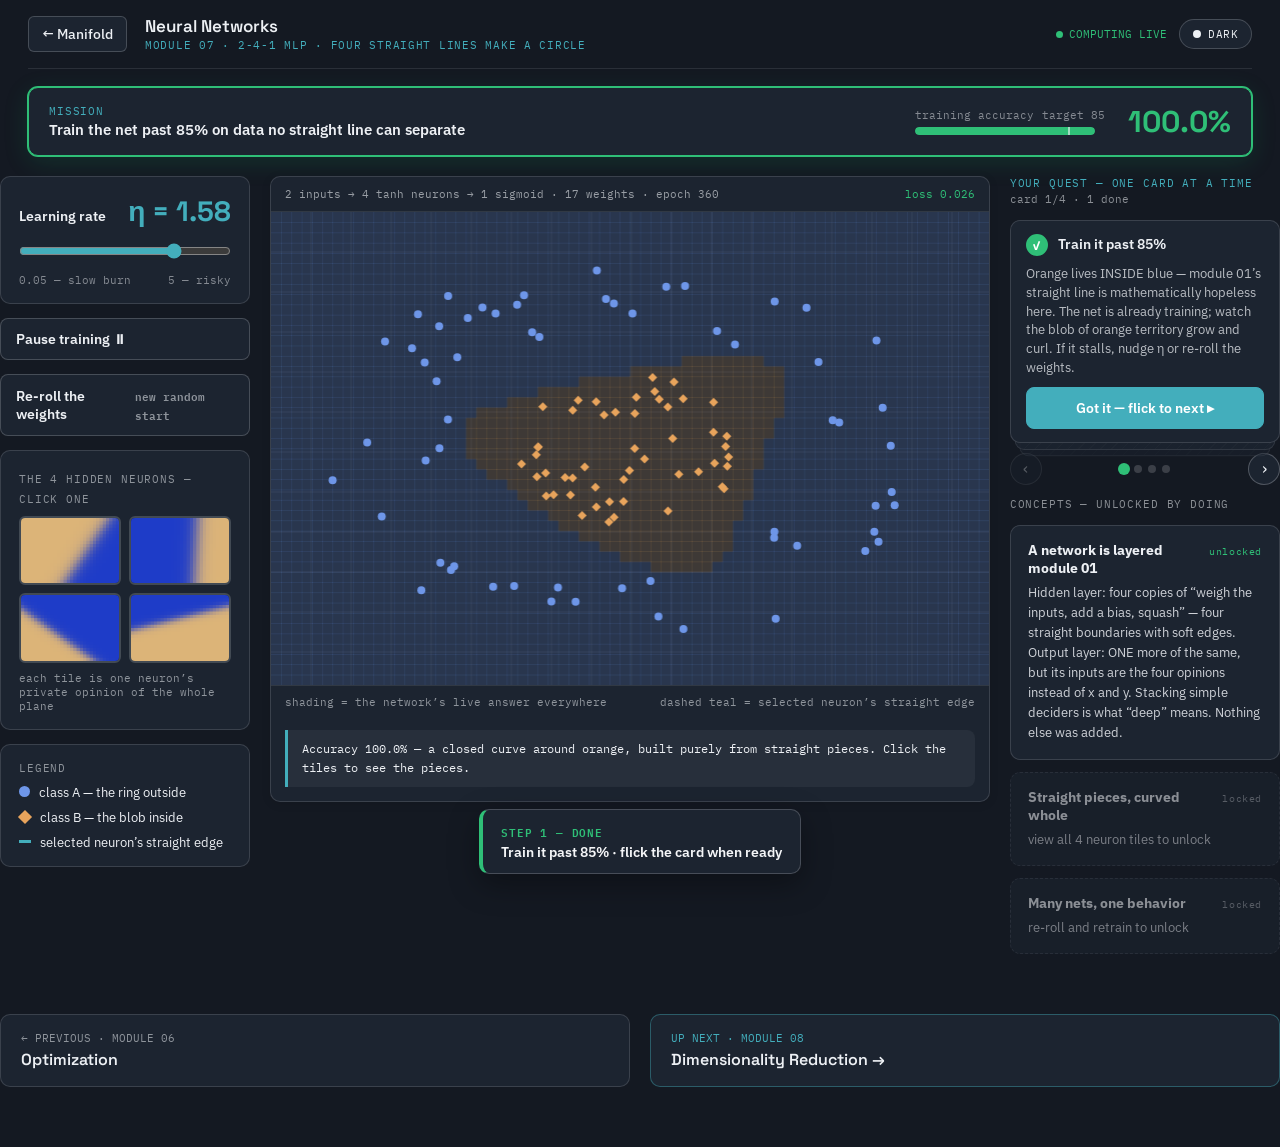
<file: modules/07-neural.html>
<!DOCTYPE html>
<html lang="en">
<head>
<meta charset="utf-8"><meta name="viewport" content="width=device-width, initial-scale=1">
<title>Manifold · 07 Neural Networks</title>
<link rel="preconnect" href="https://fonts.googleapis.com"><link rel="preconnect" href="https://fonts.gstatic.com" crossorigin>
<link href="https://fonts.googleapis.com/css2?family=Space+Grotesk:wght@500;600;700&family=IBM+Plex+Mono:wght@400;500&family=IBM+Plex+Sans:wght@400;500;600&display=swap" rel="stylesheet">
<link rel="stylesheet" href="../assets/style.css">
<script src="../assets/ml.js"></script><script src="../assets/engine.js"></script>
</head>
<body>
<script>
const ui = MF.shell({
  num: 7, title: 'Neural Networks', sub: '2-4-1 MLP · FOUR STRAIGHT LINES MAKE A CIRCLE',
  mission: 'Train the net past 85% on data no straight line can separate',
  metric: { label: 'training accuracy', targetText: 'target 85', targetPct: 85, format: v => (v*100).toFixed(1)+'%' },
  prev: { href: '06-optimization.html', name: 'Optimization' },
  next: { href: '08-pca.html', name: 'Dimensionality Reduction' }
});

let seed = 3, netSeed = 1;
let pts = ML.genRings(seed);
let net = ML.mlpInit(netSeed);
let training = true, epoch = 0, overlay = -1;
let firstDone = false, viewed = new Set();

/* controls */
const lrCtl = MF.sliderCard(ui.rail, {
  id: 'lr', label: 'Learning rate', min: -1.3, max: 0.7, step: 0.05, value: 0.18,
  ends: ['0.05 — slow burn', '5 — risky'], bigFmt: v => 'η = ' + Math.pow(10, v).toFixed(2)
});
lrCtl.input.addEventListener('input', () => lrCtl.sync());

const trainBtn = MF.button(ui.rail, 'Pause training ⏸', '', () => {
  training = !training;
  trainBtn.firstChild.textContent = training ? 'Pause training ⏸' : 'Resume training ▸';
});
MF.button(ui.rail, 'Re-roll the weights', 'new random start', () => {
  netSeed++; net = ML.mlpInit(netSeed); epoch = 0; training = true;
  trainBtn.firstChild.textContent = 'Pause training ⏸';
  MF.toast('WEIGHTS RESET', 'Same data, same architecture — brand new random start.');
});

/* hidden neuron tiles */
const tilesCard = document.createElement('div');
tilesCard.className = 'card card-pad';
tilesCard.innerHTML = '<span class="label">The 4 hidden neurons — click one</span><div id="tiles" style="display:grid;grid-template-columns:1fr 1fr;gap:8px;margin-top:9px"></div><span class="hint" id="tile-hint" style="margin-top:8px;display:block">each tile is one neuron’s private opinion of the whole plane</span>';
ui.rail.appendChild(tilesCard);
const tileCvs = [];
for (let i = 0; i < 4; i++) {
  const c = document.createElement('canvas');
  c.width = 120; c.height = 80;
  c.style.cssText = 'width:100%;height:auto;border:2px solid rgba(var(--text-rgb),.18);border-radius:6px;cursor:pointer;transition:border-color .2s ease';
  c.title = 'neuron h' + (i+1);
  c.onclick = () => {
    overlay = overlay === i ? -1 : i;
    viewed.add(i);
    tileCvs.forEach((tc, j) => tc.style.borderColor = j === overlay ? 'var(--accent)' : 'rgba(var(--text-rgb),.18)');
    document.getElementById('tile-hint').textContent = overlay < 0 ? 'each tile is one neuron’s private opinion of the whole plane' : 'neuron h' + (overlay+1) + '’s edge is drawn on the main canvas — one straight fold';
    if (viewed.size >= 4 && quest.current() === 'peek') { quest.done('peek'); insights.unlock('fold'); }
  };
  document.getElementById('tiles').appendChild(c);
  tileCvs.push(c);
}

MF.legend(ui.rail, [
  ['<span style="width:11px;height:11px;border-radius:50%;background:var(--classA);display:block"></span>', 'class A — the ring outside'],
  ['<span style="width:10px;height:10px;background:var(--classB);transform:rotate(45deg);display:block;margin:0 1px"></span>', 'class B — the blob inside'],
  ['<span style="width:12px;height:3px;background:var(--accent);display:block"></span>', 'selected neuron’s straight edge'],
]);

/* quest */
const quest = MF.questCtl(ui.quest, [
  { id: 'train', title: 'Train it past 85%', desc: 'Orange lives INSIDE blue — module 01’s straight line is mathematically hopeless here. The net is already training; watch the blob of orange territory grow and curl. If it stalls, nudge η or re-roll the weights.' },
  { id: 'predict', title: 'Predict: one hidden neuron alone', desc: 'Each hidden neuron, by itself, can only draw…',
    predict: { q: '', options: ['A straight edge', 'A curvy blob'], answer: 0,
      whyRight: 'Right — each neuron is just module 01’s linear boundary with a soft squash. The curve comes from stacking them. Click all 4 tiles to see each neuron’s straight edge: step 3.',
      whyWrong: 'Surprise: each neuron is literally module 01 — a straight line plus a squash. No single neuron can curve. The magic is in ADDING four straight opinions. Click all 4 tiles to see: step 3.' } },
  { id: 'peek', title: 'Inspect all 4 neurons', desc: 'Click each tile. Its straight edge overlays the main canvas. Four straight folds, weighted and summed, wrap into a closed curve around orange. That is the entire secret of deep learning.' },
  { id: 'reroll', title: 'Re-roll and retrain', desc: 'Press “Re-roll the weights” and train past 85% again. Then peek at the tiles: the individual folds land in totally different places — but the final boundary looks the same. Many different brains, same answer.' },
], { onAll: showCode });

const insights = MF.insights(ui.side, [
  { id: 'stack', title: 'A network is layered module 01', lockedHint: 'train past 85% to unlock',
    body: 'Hidden layer: four copies of “weigh the inputs, add a bias, squash” — four straight boundaries with soft edges. Output layer: ONE more of the same, but its inputs are the four opinions instead of x and y. Stacking simple deciders is what “deep” means. Nothing else was added.' },
  { id: 'fold', title: 'Straight pieces, curved whole', lockedHint: 'view all 4 neuron tiles to unlock',
    body: 'tanh gives each straight edge a soft gradient instead of a hard flip. Sum four soft ramps with the right weights and the level-set where the sum crosses 0.5 can bend, close, and wrap a blob. More neurons = more folds = any shape you like (that’s the universal approximation theorem, informally).' },
  { id: 'many', title: 'Many nets, one behavior', lockedHint: 're-roll and retrain to unlock',
    body: 'Different random starts → gradient descent finds different weights → the INSIDE of the net looks completely different, yet the outside behavior matches. Real networks are the same: there is no “the” solution, just millions of equally good ones. This is also why neural nets are hard to interpret.' },
]);

/* main canvas */
const fit = MF.setupCanvas(ui.canvas, 0.66, () => {});

function drawTiles() {
  tileCvs.forEach((c, i) => {
    const tctx = c.getContext('2d');
    const w = c.width, h = c.height;
    tctx.clearRect(0, 0, w, h);
    const cols = 30, rows = 20;
    for (let a = 0; a < cols; a++) for (let b = 0; b < rows; b++) {
      const x = (a + 0.5) / cols, y = (b + 0.5) / rows;
      const hval = Math.tanh(net.w1[i][0]*(x-0.5)*4 + net.w1[i][1]*(y-0.5)*4 + net.b1[i]);
      const v = (hval + 1) / 2;
      tctx.fillStyle = 'rgb(' + Math.round(30 + 190*v) + ',' + Math.round(60 + 120*v) + ',' + Math.round(120 + 80*(1-v)) + ')';
      tctx.fillRect(a*w/cols, b*h/rows, w/cols + 0.5, h/rows + 0.5);
    }
  });
}

function neuronLine(ctx, W, H, i) {
  // w1[i]·((p-0.5)*4) + b1[i] = 0
  const f = (x,y) => net.w1[i][0]*(x-0.5)*4 + net.w1[i][1]*(y-0.5)*4 + net.b1[i];
  const seg = [];
  [[0,0,1,0],[1,0,1,1],[1,1,0,1],[0,1,0,0]].forEach(([x1,y1,x2,y2]) => {
    const v1 = f(x1,y1), v2 = f(x2,y2);
    if ((v1<=0)!==(v2<=0)) { const t = v1/(v1-v2); seg.push([x1+(x2-x1)*t, y1+(y2-y1)*t]); }
  });
  if (seg.length >= 2) {
    ctx.strokeStyle = MF.cssVar('--accent'); ctx.lineWidth = 3; ctx.setLineDash([7,5]);
    ctx.beginPath(); ctx.moveTo(seg[0][0]*W, seg[0][1]*H); ctx.lineTo(seg[1][0]*W, seg[1][1]*H); ctx.stroke();
    ctx.setLineDash([]);
  }
}

function narration(acc, loss) {
  if (epoch < 20) return 'Epoch ' + epoch + ': the four folds start in random places (the re-rolled weights). Backprop is nudging every weight downhill on the loss, exactly like module 06 — just 17 numbers at once.';
  if (acc >= 0.85 && overlay >= 0) return 'Neuron h' + (overlay+1) + ': one straight fold. Its tile shows its opinion of every point. The output neuron blends 4 such opinions into the curved territory behind it.';
  if (acc >= 0.85) return 'Accuracy ' + (acc*100).toFixed(1) + '% — a closed curve around orange, built purely from straight pieces. Click the tiles to see the pieces.';
  return 'Epoch ' + epoch + ' · loss ' + loss.toFixed(3) + ' · acc ' + (acc*100).toFixed(1) + '%. Watch orange territory get surrounded as the folds rotate into place.';
}

let frame = 0;
(function loop() {
  if (training) {
    const lr = Math.pow(10, lrCtl.value());
    for (let i = 0; i < 8; i++) { ML.mlpStep(net, pts, lr); epoch++; }
  }
  const ctx = fit.ctx, W = fit.W(), H = fit.H();
  const A = MF.cssVar('--classA'), B = MF.cssVar('--classB');
  ctx.clearRect(0,0,W,H);
  MF.field(ctx, W, H, 70, 46, (x,y) => ML.mlpForward(net,x,y).out > 0.5 ? 1 : 0, A, B, 0.17);
  MF.gridLines(ctx, W, H);
  pts.forEach(p => {
    if (p.label===0) MF.dot(ctx, p.x*W, p.y*H, 4, A);
    else MF.diamond(ctx, p.x*W, p.y*H, 4.5, B);
  });
  if (overlay >= 0) neuronLine(ctx, W, H, overlay);
  if (frame % 6 === 0) drawTiles();
  frame++;

  const acc = ML.accuracy(pts, (x,y) => ML.mlpForward(net,x,y).out > 0.5 ? 1 : 0);
  const loss = ML.mlpLoss(net, pts);
  const ok = ui.metric.set(acc, acc*100, acc >= 0.85);
  ui.stageInfo.textContent = '2 inputs → 4 tanh neurons → 1 sigmoid · 17 weights · epoch ' + epoch;
  ui.stageExtra.textContent = 'loss ' + loss.toFixed(3);
  ui.footL.textContent = 'shading = the network’s live answer everywhere';
  ui.footR.textContent = 'dashed teal = selected neuron’s straight edge';
  ui.narrate.say(narration(acc, loss));

  if (ok && quest.current()==='train') { firstDone = true; quest.done('train'); insights.unlock('stack'); }
  if (ok && netSeed > 1 && quest.current()==='reroll') { quest.done('reroll'); insights.unlock('many'); }
  requestAnimationFrame(loop);
})();

function showCode() {
  MF.codeReveal(ui.codePanel, {
    moduleNum: 7, filename: 'tiny_net.py',
    intro: 'You trained a real neural network and looked inside its four neurons. This is that network — forward pass and backprop — in numpy. Seventeen numbers, zero magic.',
    outro: 'GPT is this, with billions of weights instead of 17 and fancier layers — but “multiply, add, squash, then nudge everything downhill” is still the whole story.',
    lines: [
      { c: 'import numpy as np', n: 'numpy multiplies matrices for us — a layer is just one matrix multiply.' },
      { c: '', n: '' },
      { c: 'W1 = np.random.randn(2, 4); b1 = np.random.randn(4)', n: 'The hidden layer: 4 neurons × (2 weights + 1 bias). Random start — this is what “Re-roll the weights” rolled.' },
      { c: 'W2 = np.random.randn(4); b2 = np.random.randn()', n: 'The output neuron: it weighs the 4 hidden opinions. Total: 17 numbers. You watched all of them learn.' },
      { c: '', n: '' },
      { c: 'def forward(X):', n: 'The forward pass — what ran at every pixel to paint the shading.' },
      { c: '    H = np.tanh(X @ W1 + b1)', n: 'Four straight boundaries + soft squash = the four tiles you clicked. tanh is why each fold has a gradient instead of a hard edge.' },
      { c: '    return sigmoid(H @ W2 + b2), H', n: 'One more weigh-and-squash, but its inputs are opinions, not coordinates. Stacked module 01 — that’s the whole trick.' },
      { c: '', n: '' },
      { c: 'for epoch in range(2000):', n: 'The training loop that was running the whole time you watched.' },
      { c: '    out, H = forward(X)', n: 'Predict everything…' },
      { c: '    d_out = out - y', n: '…measure the error on every point, exactly like logistic regression.' },
      { c: '    gW2 = H.T @ d_out; gb2 = d_out.sum()', n: 'How should the output layer change? Same gradient math as module 01.' },
      { c: '    d_H = np.outer(d_out, W2) * (1 - H**2)', n: 'BACKPROP: pass each point’s error backwards through the output weights, times tanh’s slope. The chain rule, nothing more — blame flows backwards.' },
      { c: '    gW1 = X.T @ d_H; gb1 = d_H.sum(axis=0)', n: 'Now every hidden weight knows its share of the blame…' },
      { c: '    W1 -= lr*gW1; b1 -= lr*gb1; W2 -= lr*gW2; b2 -= lr*gb2', n: '…and everything steps downhill together. Module 06’s update rule, applied to all 17 numbers at once. That’s a neural network training.' },
    ]
  });
}
</script>
</body>
</html>
</file>
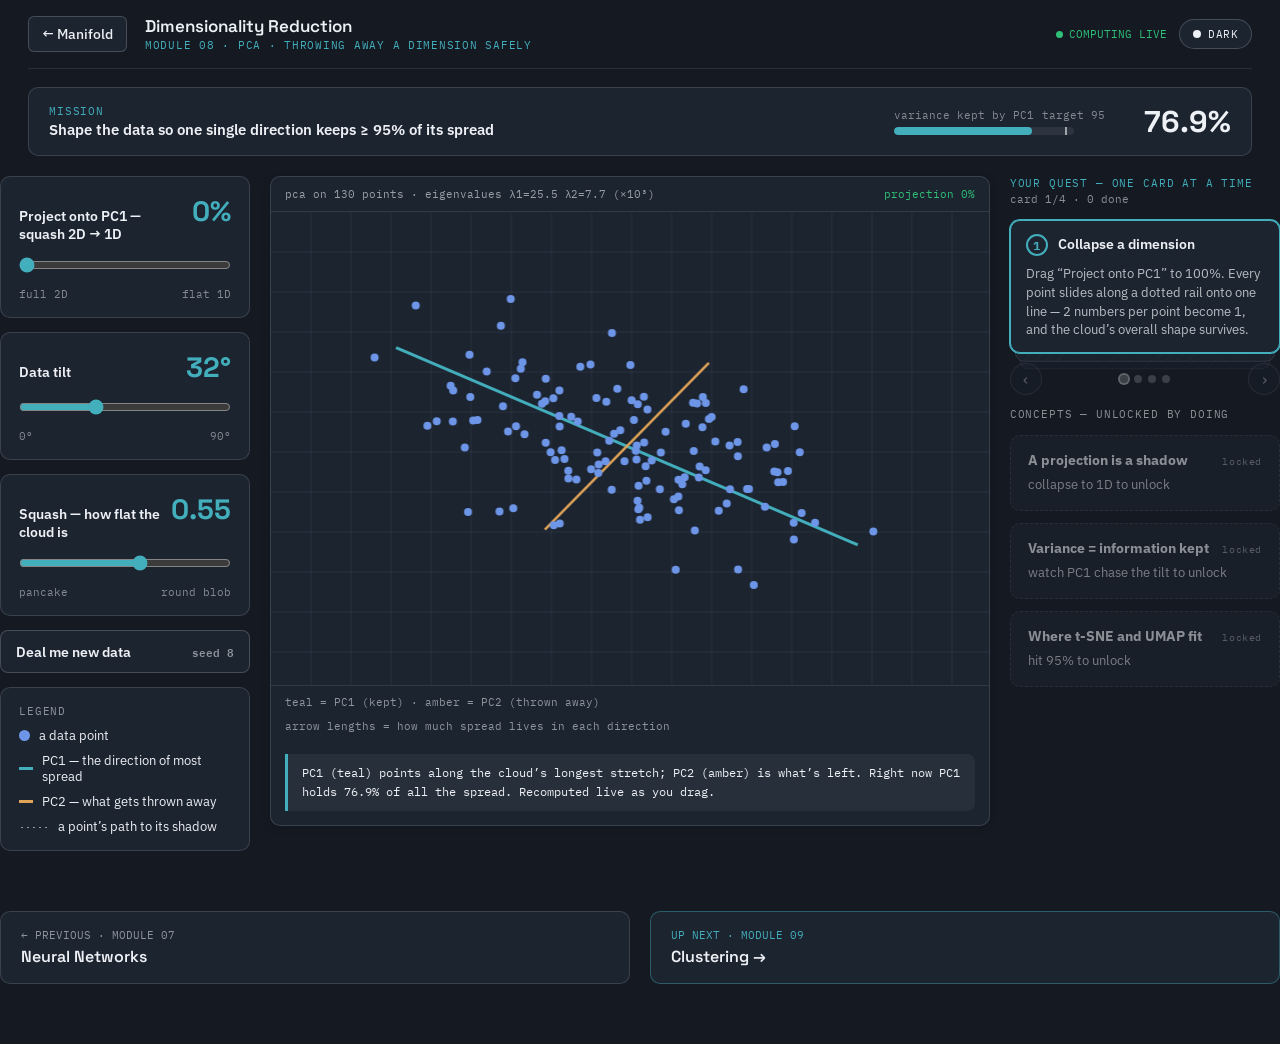
<file: modules/08-pca.html>
<!DOCTYPE html>
<html lang="en">
<head>
<meta charset="utf-8"><meta name="viewport" content="width=device-width, initial-scale=1">
<title>Manifold · 08 Dimensionality Reduction</title>
<link rel="preconnect" href="https://fonts.googleapis.com"><link rel="preconnect" href="https://fonts.gstatic.com" crossorigin>
<link href="https://fonts.googleapis.com/css2?family=Space+Grotesk:wght@500;600;700&family=IBM+Plex+Mono:wght@400;500&family=IBM+Plex+Sans:wght@400;500;600&display=swap" rel="stylesheet">
<link rel="stylesheet" href="../assets/style.css">
<script src="../assets/ml.js"></script><script src="../assets/engine.js"></script>
</head>
<body>
<script>
const ui = MF.shell({
  num: 8, title: 'Dimensionality Reduction', sub: 'PCA · THROWING AWAY A DIMENSION SAFELY',
  mission: 'Shape the data so one single direction keeps ≥ 95% of its spread',
  metric: { label: 'variance kept by PC1', targetText: 'target 95', targetPct: 95, format: v => (v*100).toFixed(1)+'%' },
  prev: { href: '07-neural.html', name: 'Neural Networks' },
  next: { href: '09-clustering.html', name: 'Clustering' }
});

let seed = 8, tilt = 0.55, aspect = 0.55;
let pts = ML.genCorrelated(seed, 130, tilt, aspect);
let pca = ML.pca2(pts);
let proj = 0; // 0 = original 2D, 1 = fully collapsed onto PC1
let tiltStart = tilt, tiltMoved = false;

/* controls */
const projCtl = MF.sliderCard(ui.rail, {
  id: 'proj', label: 'Project onto PC1 — squash 2D → 1D', min: 0, max: 100, step: 1, value: 0,
  ends: ['full 2D', 'flat 1D'], bigFmt: v => v + '%'
});
projCtl.input.addEventListener('input', () => {
  proj = projCtl.value() / 100; projCtl.sync();
  if (proj >= 0.99 && quest.current() === 'collapse') { quest.done('collapse'); insights.unlock('proj'); }
  update();
});

const tiltCtl = MF.sliderCard(ui.rail, {
  id: 'tilt', label: 'Data tilt', min: 0, max: 157, step: 1, value: Math.round(tilt*100),
  ends: ['0°', '90°'], bigFmt: v => Math.round(v/157*90) + '°'
});
tiltCtl.input.addEventListener('input', () => {
  tilt = tiltCtl.value() / 100; tiltCtl.sync();
  if (Math.abs(tilt - tiltStart) > 0.5) tiltMoved = true;
  pts = ML.genCorrelated(seed, 130, tilt, aspect);
  pca = ML.pca2(pts);
  update();
});

const aspCtl = MF.sliderCard(ui.rail, {
  id: 'asp', label: 'Squash — how flat the cloud is', min: 8, max: 90, step: 1, value: Math.round(aspect*100),
  ends: ['pancake', 'round blob'], bigFmt: v => (v/100).toFixed(2)
});
aspCtl.input.addEventListener('input', () => {
  aspect = aspCtl.value() / 100; aspCtl.sync();
  pts = ML.genCorrelated(seed, 130, tilt, aspect);
  pca = ML.pca2(pts);
  update();
});

MF.button(ui.rail, 'Deal me new data', 'seed ' + seed, function () {
  seed++; this.lastChild.textContent = 'seed ' + seed;
  pts = ML.genCorrelated(seed, 130, tilt, aspect);
  pca = ML.pca2(pts);
  update();
});

MF.legend(ui.rail, [
  ['<span style="width:11px;height:11px;border-radius:50%;background:var(--classA);display:block"></span>', 'a data point'],
  ['<span style="width:14px;height:3px;background:var(--accent);display:block"></span>', 'PC1 — the direction of most spread'],
  ['<span style="width:14px;height:3px;background:var(--warn);display:block"></span>', 'PC2 — what gets thrown away'],
  ['<span class="mono" style="font-size:10px">·····</span>', 'a point’s path to its shadow'],
]);

/* quest */
const quest = MF.questCtl(ui.quest, [
  { id: 'collapse', title: 'Collapse a dimension', desc: 'Drag “Project onto PC1” to 100%. Every point slides along a dotted rail onto one line — 2 numbers per point become 1, and the cloud’s overall shape survives.' },
  { id: 'predict', title: 'Predict: what makes a line “best”?', desc: 'To keep the most information, project onto the line that…',
    predict: { q: '', options: ['Keeps points most spread out', 'Is closest to horizontal', 'Splits the classes'], answer: 0,
      whyRight: 'Right. Spread = information: if the shadows stay far apart, points stay distinguishable. PCA picks the max-spread direction — no labels involved. Now tilt the data and watch PC1 chase the spread: step 3.',
      whyWrong: 'PCA doesn’t care about horizontal, and there are no classes here at all. It wants SPREAD: if shadows stay far apart, points stay distinguishable after the squash. Tilt the data and watch PC1 chase the spread: step 3.' } },
  { id: 'tilt', title: 'Tilt the cloud, PC1 follows', desc: 'Set projection back near 0 and drag the tilt slider around. The teal arrow re-aims instantly — PCA recomputes the max-spread direction from scratch every frame.' },
  { id: 'mission', title: 'Make 1D almost lossless', desc: 'Crank the squash toward “pancake” until PC1 keeps ≥ 95% of the variance. Then slide projection to 100% and compare: barely anything moved. THAT is when throwing away a dimension is safe.' },
], { onAll: showCode });

const insights = MF.insights(ui.side, [
  { id: 'proj', title: 'A projection is a shadow', lockedHint: 'collapse to 1D to unlock',
    body: 'Each point slides perpendicularly onto the line — its shadow. The dotted rail is the information you lose: the shorter the rails, the less the squash cost. PCA is just choosing the flashlight angle that makes the most faithful shadows.' },
  { id: 'var', title: 'Variance = information kept', lockedHint: 'watch PC1 chase the tilt to unlock',
    body: 'The spread along PC1 divided by total spread is “variance explained” — your mission bar. Real datasets have hundreds of dimensions; you keep the top handful of PCs and routinely save 95% of the variance with 5% of the numbers. Compression, denoising and visualization all fall out of this one trick.' },
  { id: 'tsne', title: 'Where t-SNE and UMAP fit', lockedHint: 'hit 95% to unlock',
    body: 'PCA is a straight flashlight — fast, exact, but it can only shadow along a line. t-SNE and UMAP instead ask “keep neighbors together” and are allowed to bend space to do it. Great for seeing cluster structure in 2D maps; useless for reconstructing data. Rule of thumb: PCA to compress, t-SNE/UMAP to look.' },
]);

const fit = MF.setupCanvas(ui.canvas, 0.66, update);

function update() {
  const ctx = fit.ctx, W = fit.W(), H = fit.H();
  const A = MF.cssVar('--classA');
  ctx.clearRect(0,0,W,H);
  MF.gridLines(ctx, W, H);

  // PC axes through the mean, scaled by sqrt(eigenvalue)
  const cx = pca.mx*W, cy = pca.my*H;
  const s1 = Math.sqrt(pca.l1)*2.4, s2 = Math.sqrt(pca.l2)*2.4;
  ctx.lineWidth = 3;
  ctx.strokeStyle = MF.cssVar('--accent');
  ctx.beginPath(); ctx.moveTo(cx - pca.vx*s1*W, cy - pca.vy*s1*H); ctx.lineTo(cx + pca.vx*s1*W, cy + pca.vy*s1*H); ctx.stroke();
  ctx.strokeStyle = MF.cssVar('--warn'); ctx.lineWidth = 2.5;
  ctx.beginPath(); ctx.moveTo(cx - pca.vx2*s2*W, cy - pca.vy2*s2*H); ctx.lineTo(cx + pca.vx2*s2*W, cy + pca.vy2*s2*H); ctx.stroke();

  pts.forEach(p => {
    // shadow on PC1
    const dx = p.x - pca.mx, dy = p.y - pca.my;
    const t = dx*pca.vx + dy*pca.vy;
    const sx = pca.mx + t*pca.vx, sy = pca.my + t*pca.vy;
    const x = p.x + (sx - p.x)*proj, y = p.y + (sy - p.y)*proj;
    if (proj > 0.02 && proj < 0.98) {
      ctx.strokeStyle = 'rgba(' + MF.cssVar('--text-rgb') + ',0.25)';
      ctx.setLineDash([2,3]); ctx.lineWidth = 1;
      ctx.beginPath(); ctx.moveTo(x*W, y*H); ctx.lineTo(sx*W, sy*H); ctx.stroke(); ctx.setLineDash([]);
    }
    MF.dot(ctx, x*W, y*H, 4, A);
  });

  const ok = ui.metric.set(pca.varExplained, pca.varExplained*100, pca.varExplained >= 0.95);
  ui.stageInfo.textContent = 'pca on ' + pts.length + ' points · eigenvalues λ1=' + (pca.l1*1000).toFixed(1) + ' λ2=' + (pca.l2*1000).toFixed(1) + ' (×10³)';
  ui.stageExtra.textContent = 'projection ' + Math.round(proj*100) + '%';
  ui.footL.textContent = 'teal = PC1 (kept) · amber = PC2 (thrown away)';
  ui.footR.textContent = 'arrow lengths = how much spread lives in each direction';
  const ve = (pca.varExplained*100).toFixed(1);
  if (proj >= 0.99) ui.narrate.say('Fully collapsed: every point is now ONE number (its position along PC1). ' + ve + '% of the original spread survived the squash.');
  else if (proj > 0.02) ui.narrate.say('Mid-squash: the dotted rails show exactly what each point loses — its PC2 coordinate. Currently keeping ' + ve + '% of the variance.');
  else ui.narrate.say('PC1 (teal) points along the cloud’s longest stretch; PC2 (amber) is what’s left. Right now PC1 holds ' + ve + '% of all the spread. Recomputed live as you drag.');

  if (tiltMoved && quest.current()==='tilt') { quest.done('tilt'); insights.unlock('var'); }
  if (ok && quest.current()==='mission') { quest.done('mission'); insights.unlock('tsne'); }
}
update();

function showCode() {
  MF.codeReveal(ui.codePanel, {
    moduleNum: 8, filename: 'pca.py',
    intro: 'You aimed a flashlight at a cloud and found the angle whose shadow loses the least. That angle has a closed-form answer — no training loop at all.',
    outro: 'On real data X has hundreds of columns; you keep the top k eigenvectors and compress hundreds of numbers per row into k, usually keeping 90%+ of the variance. Same six lines.',
    lines: [
      { c: 'import numpy as np', n: 'PCA is pure linear algebra — numpy IS the algorithm here.' },
      { c: '', n: '' },
      { c: 'X = X - X.mean(axis=0)', n: 'Center the cloud on the origin. The arrows on your canvas always grew from the mean — this line is why.' },
      { c: '', n: '' },
      { c: 'C = np.cov(X.T)', n: 'The covariance matrix: how much each dimension spreads, and how much they move TOGETHER. Your tilt slider was literally editing this matrix.' },
      { c: '', n: '' },
      { c: 'eigvals, eigvecs = np.linalg.eigh(C)', n: 'The punchline: the directions of pure spread are the eigenvectors of C, and each eigenvalue says how much spread lives there. The teal and amber arrows — lengths included — came straight out of this call.' },
      { c: '', n: '' },
      { c: 'pc1 = eigvecs[:, -1]', n: 'Biggest eigenvalue = PC1, the teal arrow. When you tilted the data, this vector chased the spread instantly — no iterations, it’s an exact solve.' },
      { c: '', n: '' },
      { c: 'shadow = X @ pc1', n: 'The projection slider at 100%: each point becomes a single number, its coordinate along PC1. n×2 data just became n×1.' },
      { c: '', n: '' },
      { c: 'kept = eigvals[-1] / eigvals.sum()', n: 'Variance explained — your mission bar. You engineered the data until this fraction hit 0.95; real pipelines pick how many PCs to keep by exactly this number.' },
    ]
  });
}
</script>
</body>
</html>
</file>
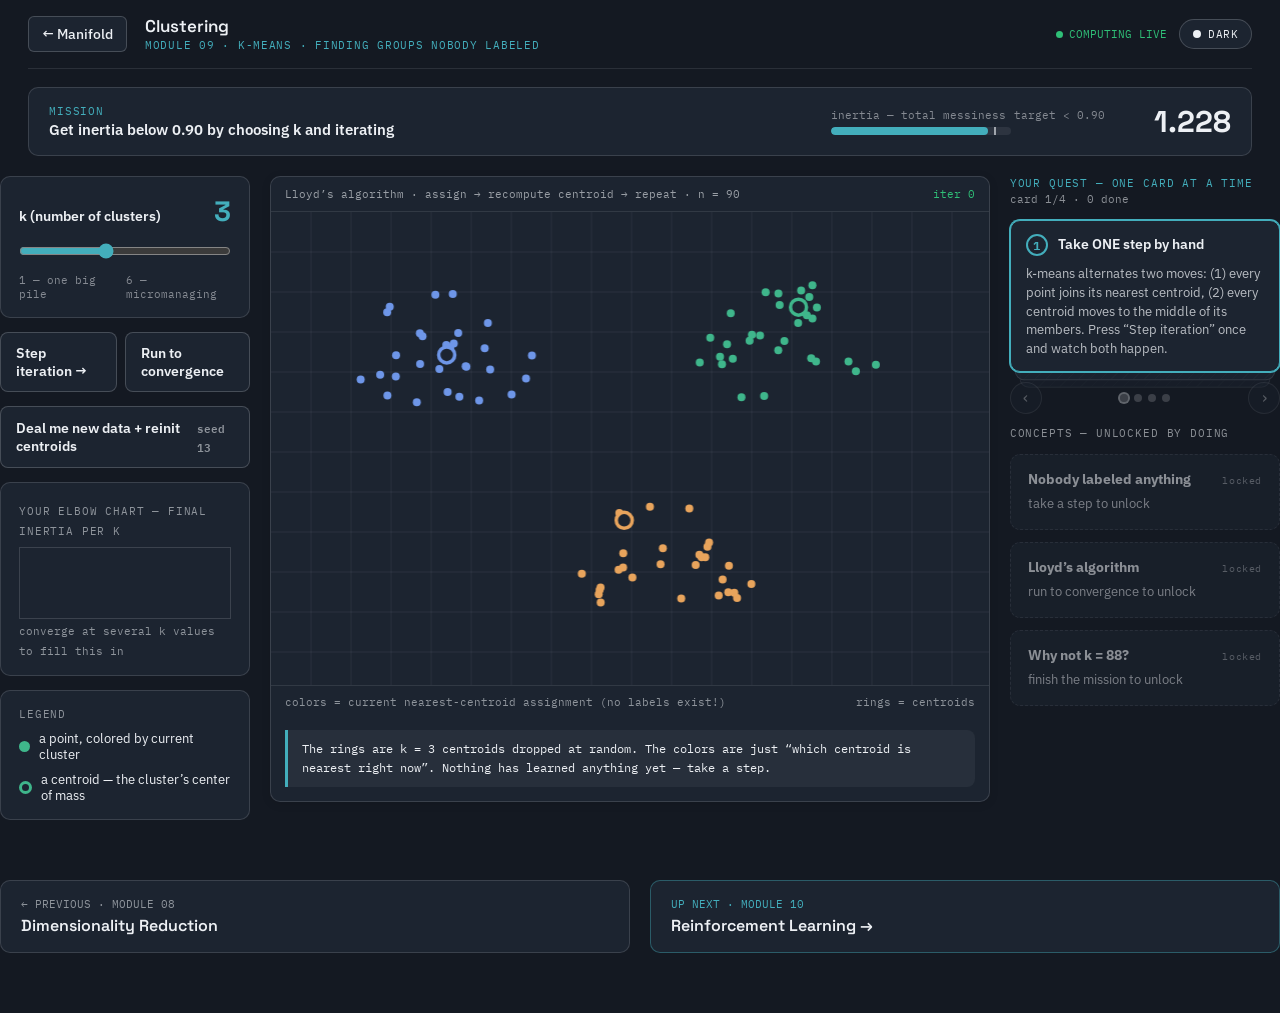
<file: modules/09-clustering.html>
<!DOCTYPE html>
<html lang="en">
<head>
<meta charset="utf-8"><meta name="viewport" content="width=device-width, initial-scale=1">
<title>Manifold · 09 Clustering</title>
<link rel="preconnect" href="https://fonts.googleapis.com"><link rel="preconnect" href="https://fonts.gstatic.com" crossorigin>
<link href="https://fonts.googleapis.com/css2?family=Space+Grotesk:wght@500;600;700&family=IBM+Plex+Mono:wght@400;500&family=IBM+Plex+Sans:wght@400;500;600&display=swap" rel="stylesheet">
<link rel="stylesheet" href="../assets/style.css">
<script src="../assets/ml.js"></script><script src="../assets/engine.js"></script>
</head>
<body>
<script>
const ui = MF.shell({
  num: 9, title: 'Clustering', sub: 'K-MEANS · FINDING GROUPS NOBODY LABELED',
  mission: 'Get inertia below 0.90 by choosing k and iterating',
  metric: { label: 'inertia — total messiness', targetText: 'target < 0.90', targetPct: 90.6, format: v => v.toFixed(3) },
  prev: { href: '08-pca.html', name: 'Dimensionality Reduction' },
  next: { href: '10-rl.html', name: 'Reinforcement Learning' }
});

/* three real blobs, no labels shown to the algorithm */
function genClusters(seed, n = 88) {
  const r = ML.rand(seed * 1000 + 7);
  const pts = [];
  const centers = [[0.24,0.3],[0.72,0.28],[0.55,0.74]];
  centers.forEach(c => {
    for (let i = 0; i < n/3; i++) {
      const a = r()*6.283, d = Math.sqrt(r())*0.13;
      pts.push({ x: c[0]+Math.cos(a)*d, y: c[1]+Math.sin(a)*d });
    }
  });
  return pts.filter(p => p.x>0.03 && p.x<0.97 && p.y>0.04 && p.y<0.96);
}
function initCentroids(k, seed) {
  const r = ML.rand(seed * 31 + k);
  // standard trick: start centroids ON random data points — far fewer bad endings
  return Array.from({length: k}, () => {
    const p = pts[Math.floor(r() * pts.length)];
    return { x: p.x, y: p.y };
  });
}

let seed = 13, k = 3;
let pts = genClusters(seed);
let cents = initCentroids(k, seed);
let assign = pts.map(() => 0);
let iter = 0, stepped = 0, converged = false;
const elbow = {};   // k -> best inertia seen
const CLUS = ['#3FB68B','#6E96E8','#E8A45C','#C77FD6','#E06A5E','#8FA6BC'];

/* controls */
const kCtl = MF.sliderCard(ui.rail, {
  id: 'k', label: 'k (number of clusters)', min: 1, max: 6, step: 1, value: 3,
  ends: ['1 — one big pile', '6 — micromanaging'], bigFmt: v => v
});
kCtl.input.addEventListener('input', () => {
  k = kCtl.value(); kCtl.sync();
  cents = initCentroids(k, seed); iter = 0; converged = false;
  update(true);
});

const rowBtns = document.createElement('div');
rowBtns.className = 'btnrow';
ui.rail.appendChild(rowBtns);
MF.button(rowBtns, 'Step iteration →', '', () => { stepOnce(); stepped++; if (stepped>=1 && quest.current()==='step') quest.done('step'); });
MF.button(rowBtns, 'Run to convergence', '', () => {
  let guard = 0;
  while (!converged && guard++ < 60) stepOnce(true);
  update();
  if (quest.current()==='run') { quest.done('run'); insights.unlock('lloyd'); }
});

MF.button(ui.rail, 'Deal me new data + reinit centroids', 'seed ' + seed, function () {
  seed++; this.lastChild.textContent = 'seed ' + seed;
  pts = genClusters(seed); cents = initCentroids(k, seed);
  iter = 0; converged = false;
  for (const key in elbow) delete elbow[key];
  drawElbow(); update(true);
});

/* elbow chart */
const elbowCard = document.createElement('div');
elbowCard.className = 'card card-pad';
elbowCard.innerHTML = '<span class="label">Your elbow chart — final inertia per k</span><canvas id="elbow" style="width:100%;height:96px;margin-top:8px;cursor:default"></canvas><span class="hint">converge at several k values to fill this in</span>';
ui.rail.appendChild(elbowCard);
const elbowFit = MF.setupCanvas(document.getElementById('elbow'), 0.34, drawElbow);

MF.legend(ui.rail, [
  ['<span style="width:11px;height:11px;border-radius:50%;background:#3FB68B;display:block"></span>', 'a point, colored by current cluster'],
  ['<span style="width:13px;height:13px;border:3px solid #3FB68B;border-radius:50%;display:block"></span>', 'a centroid — the cluster’s center of mass'],
]);

/* quest */
const quest = MF.questCtl(ui.quest, [
  { id: 'step', title: 'Take ONE step by hand', desc: 'k-means alternates two moves: (1) every point joins its nearest centroid, (2) every centroid moves to the middle of its members. Press “Step iteration” once and watch both happen.' },
  { id: 'predict', title: 'Predict: keep stepping', desc: 'With every iteration, inertia (total messiness) will…',
    predict: { q: '', options: ['Always go down or stay flat', 'Bounce up and down', 'Slowly go up'], answer: 0,
      whyRight: 'Right — both moves can only reduce each point’s distance to its centroid, so inertia can never rise. That guarantees k-means always settles. Run it to convergence: step 3.',
      whyWrong: 'Here’s the neat part: BOTH moves can only shrink distances (joining a nearer centroid shrinks it; moving to the average shrinks it). So inertia can never rise — which is why k-means is guaranteed to settle. Run it to convergence: step 3.' } },
  { id: 'run', title: 'Run to convergence', desc: 'Let it iterate until the centroids stop moving. Watch iter count in the corner and inertia in the mission bar staircase its way down.' },
  { id: 'mission', title: 'Hunt inertia below 0.90', desc: 'Try different k values and re-run. Fill in your elbow chart. Something to chew on: raising k ALWAYS lowers inertia — so why isn’t the answer just k = 88?' },
], { onAll: () => { insights.unlock('elbow'); showCode(); } });

const insights = MF.insights(ui.side, [
  { id: 'unsup', title: 'Nobody labeled anything', lockedHint: 'take a step to unlock',
    body: 'Every module so far had answers to learn from (labels). Here there are none — the algorithm invents the groups itself by pure geometry. That’s unsupervised learning: find structure, don’t predict a given answer.' },
  { id: 'lloyd', title: 'Lloyd’s algorithm', lockedHint: 'run to convergence to unlock',
    body: 'Assign → average → repeat. Each move is greedy and local, so k-means can settle into a bad arrangement if the starting centroids are unlucky — re-deal a few times and you’ll see different endings. Real libraries just run it many times and keep the best (that’s the n_init parameter).' },
  { id: 'elbow', title: 'Why not k = 88?', lockedHint: 'finish the mission to unlock',
    body: 'k = number-of-points gives inertia 0 — every point is its own “cluster”. Perfectly tight, perfectly useless: it explains nothing. Look at your elbow chart: inertia crashes until k matches the real structure (3 here), then barely improves. Pick the bend — the elbow. Choosing k is a human judgment call, and that’s the honest truth about clustering.' },
]);

const fit = MF.setupCanvas(ui.canvas, 0.66, () => update());

function stepOnce(silent) {
  const res = ML.kmeansStep(pts, cents);
  const moved = res.centroids.some((c,i) => Math.hypot(c.x-cents[i].x, c.y-cents[i].y) > 1e-5);
  assign = res.assign; cents = res.centroids; iter++;
  if (!moved) {
    converged = true;
    elbow[k] = Math.min(elbow[k] ?? Infinity, ML.inertia(pts, cents, assign));
    drawElbow();
  }
  if (!silent) update();
}

function drawElbow() {
  const ctx = elbowFit.ctx, W = elbowFit.W(), H = elbowFit.H();
  ctx.clearRect(0,0,W,H);
  ctx.strokeStyle = 'rgba(' + MF.cssVar('--text-rgb') + ',0.15)';
  ctx.strokeRect(0.5,0.5,W-1,H-1);
  const ks = Object.keys(elbow).map(Number).sort((a,b)=>a-b);
  if (!ks.length) return;
  const maxI = Math.max(...Object.values(elbow), 1);
  const xs = kk => (kk-1)/5*(W-24)+12, ys = v => H-8-(v/maxI)*(H-18);
  ctx.strokeStyle = MF.cssVar('--accent'); ctx.lineWidth = 2; ctx.beginPath();
  ks.forEach((kk,i) => { const x=xs(kk), y=ys(elbow[kk]); i?ctx.lineTo(x,y):ctx.moveTo(x,y); });
  ctx.stroke();
  ks.forEach(kk => {
    MF.dot(ctx, xs(kk), ys(elbow[kk]), 3, MF.cssVar('--accent'));
    ctx.fillStyle = 'rgba(' + MF.cssVar('--text-rgb') + ',0.6)';
    ctx.font = '10px IBM Plex Mono';
    ctx.fillText('k'+kk, xs(kk)-6, H-2);
  });
}

function narration(inertia) {
  if (iter === 0) return 'The rings are k = ' + k + ' centroids dropped at random. The colors are just “which centroid is nearest right now”. Nothing has learned anything yet — take a step.';
  if (converged) return 'Converged after ' + iter + ' iterations — no centroid moved, so nothing will ever change again. Final inertia ' + inertia.toFixed(3) + ' at k = ' + k + '. Logged to your elbow chart.';
  return 'Iteration ' + iter + ': points defected to nearer centroids, then each centroid slid to its members’ average. Inertia ' + inertia.toFixed(3) + ' — down or flat, never up.';
}

function update(fresh) {
  if (fresh) { assign = pts.map(p => { let b=0,bd=Infinity; cents.forEach((c,i)=>{const d=(c.x-p.x)**2+(c.y-p.y)**2; if(d<bd){bd=d;b=i;}}); return b; }); }
  const ctx = fit.ctx, W = fit.W(), H = fit.H();
  ctx.clearRect(0,0,W,H);
  MF.gridLines(ctx, W, H);
  pts.forEach((p,i) => MF.dot(ctx, p.x*W, p.y*H, 4, CLUS[assign[i] % CLUS.length]));
  cents.forEach((c,i) => MF.dot(ctx, c.x*W, c.y*H, 8, MF.cssVar('--card'), CLUS[i % CLUS.length], 3.5));
  const inertia = ML.inertia(pts, cents, assign);
  const ok = ui.metric.set(inertia, Math.max(4, 100 - inertia*10.4), converged && inertia < 0.90);
  ui.stageInfo.textContent = 'Lloyd’s algorithm · assign → recompute centroid → repeat · n = ' + pts.length;
  ui.stageExtra.textContent = 'iter ' + iter + (converged ? ' · converged' : '');
  ui.footL.textContent = 'colors = current nearest-centroid assignment (no labels exist!)';
  ui.footR.textContent = 'rings = centroids';
  ui.narrate.say(narration(inertia));
  if (stepped >= 1) insights.unlock('unsup');
  if (ok && quest.current()==='mission') quest.done('mission');
}
update(true);

function showCode() {
  MF.codeReveal(ui.codePanel, {
    moduleNum: 9, filename: 'kmeans.py',
    intro: 'You ran Lloyd’s algorithm by hand — step, watch, converge — and discovered why picking k is the human’s job. Here’s the loop.',
    outro: 'sklearn’s KMeans(n_clusters=k, n_init=10) is this plus 10 random restarts, keeping the best — the fix for the unlucky starts you saw.',
    lines: [
      { c: 'import random', n: 'k-means starts with pure luck: random centroid positions. You saw how much the start matters.' },
      { c: '', n: '' },
      { c: 'centroids = random.sample(points, k)', n: 'Drop k rings at random — the “reinit centroids” button. k is YOUR choice; the algorithm never questions it.' },
      { c: '', n: '' },
      { c: 'while True:', n: 'The loop you were stepping through one press at a time.' },
      { c: '    clusters = [[] for _ in range(k)]', n: '' },
      { c: '    for p in points:', n: 'MOVE 1 — the assign step…' },
      { c: '        nearest = min(range(k), key=lambda i: dist(p, centroids[i]))', n: '…every point joins its nearest ring. This is what recolored the dots each iteration.' },
      { c: '        clusters[nearest].append(p)', n: '' },
      { c: '    new_centroids = [mean(c) for c in clusters]', n: 'MOVE 2 — each ring slides to the center of mass of its members. That’s the hop you watched the rings make.' },
      { c: '    if new_centroids == centroids: break', n: 'Nobody moved → nothing can ever change → converged. Your “iter N · converged” moment. Guaranteed to happen, because inertia can only fall (you predicted this).' },
      { c: '    centroids = new_centroids', n: '' },
      { c: '', n: '' },
      { c: 'inertia = sum(dist(p, centroids[assign[p]])**2 for p in points)', n: 'The mission-bar number: total squared messiness. Falls forever as k grows — which is why the elbow chart, not inertia alone, chooses k.' },
    ]
  });
}
</script>
</body>
</html>
</file>
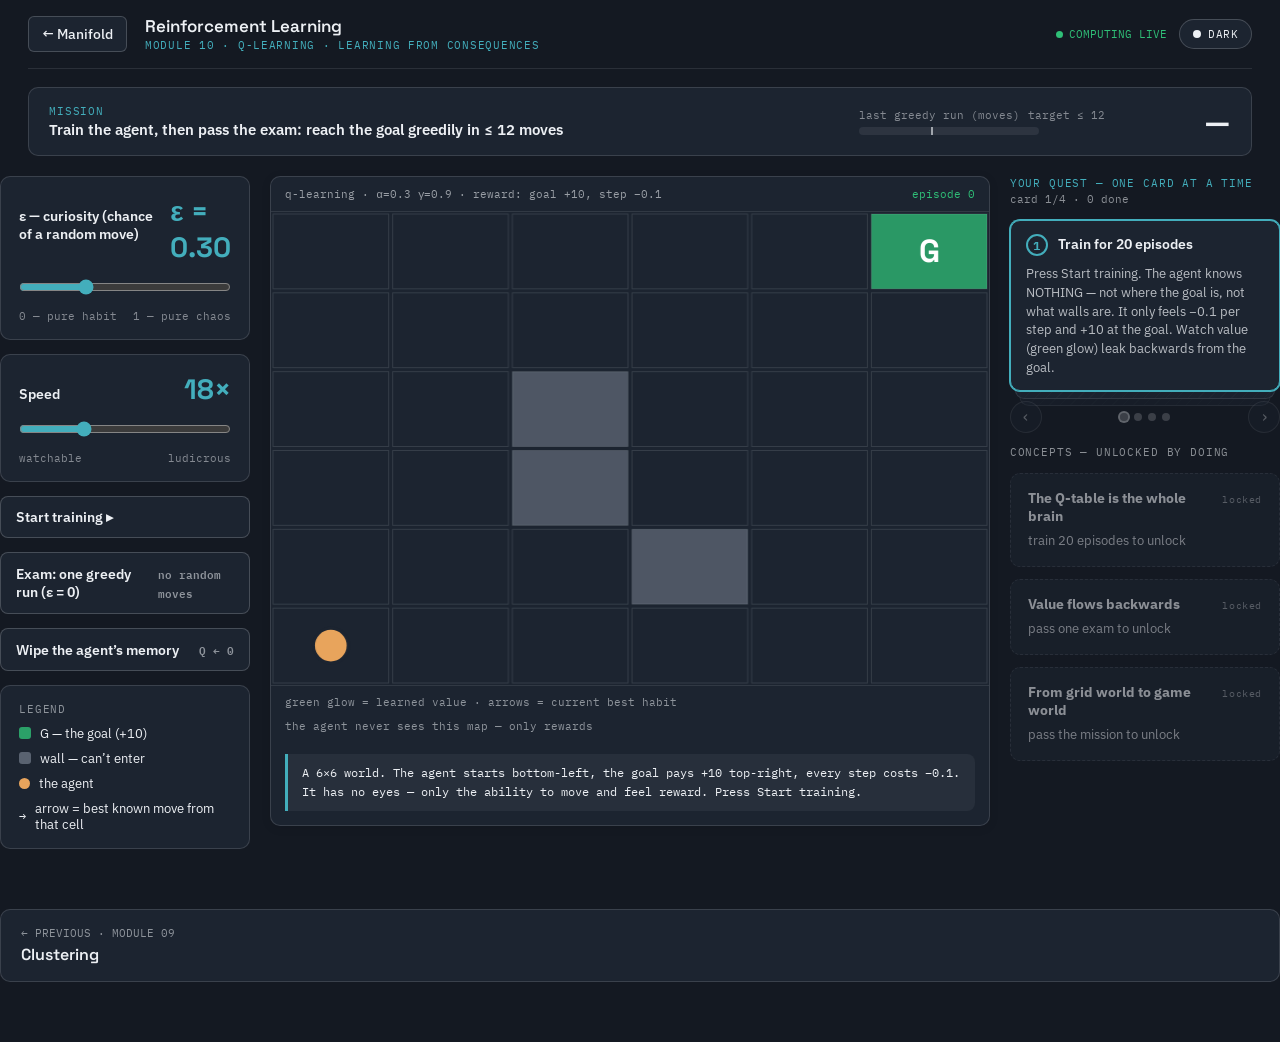
<file: modules/10-rl.html>
<!DOCTYPE html>
<html lang="en">
<head>
<meta charset="utf-8"><meta name="viewport" content="width=device-width, initial-scale=1">
<title>Manifold · 10 Reinforcement Learning</title>
<link rel="preconnect" href="https://fonts.googleapis.com"><link rel="preconnect" href="https://fonts.gstatic.com" crossorigin>
<link href="https://fonts.googleapis.com/css2?family=Space+Grotesk:wght@500;600;700&family=IBM+Plex+Mono:wght@400;500&family=IBM+Plex+Sans:wght@400;500;600&display=swap" rel="stylesheet">
<link rel="stylesheet" href="../assets/style.css">
<script src="../assets/ml.js"></script><script src="../assets/engine.js"></script>
</head>
<body>
<script>
const ui = MF.shell({
  num: 10, title: 'Reinforcement Learning', sub: 'Q-LEARNING · LEARNING FROM CONSEQUENCES',
  mission: 'Train the agent, then pass the exam: reach the goal greedily in ≤ 12 moves',
  metric: { label: 'last greedy run (moves)', targetText: 'target ≤ 12', targetPct: 40, format: v => v === null ? '—' : v + ' moves' },
  prev: { href: '09-clustering.html', name: 'Clustering' }
});

const grid = ML.makeGrid(6);
let Q = {};
let agent = { ...grid.start };
let epsilon = 0.3, episodes = 0, moves = 0;
let training = false, examMode = false, examMoves = 0, lastExam = null;
const rng = ML.rand(2026);
let stuckCounter = 0;

/* controls */
const epsCtl = MF.sliderCard(ui.rail, {
  id: 'eps', label: 'ε — curiosity (chance of a random move)', min: 0, max: 100, step: 1, value: 30,
  ends: ['0 — pure habit', '1 — pure chaos'], bigFmt: v => 'ε = ' + (v/100).toFixed(2)
});
epsCtl.input.addEventListener('input', () => { epsilon = epsCtl.value()/100; epsCtl.sync(); });

const spdCtl = MF.sliderCard(ui.rail, {
  id: 'spd', label: 'Speed', min: 1, max: 60, step: 1, value: 18,
  ends: ['watchable', 'ludicrous'], bigFmt: v => v + '×'
});
spdCtl.input.addEventListener('input', () => spdCtl.sync());

const trainBtn = MF.button(ui.rail, 'Start training ▸', '', () => {
  training = !training; examMode = false;
  trainBtn.firstChild.textContent = training ? 'Pause training ⏸' : 'Resume training ▸';
  trainBtn.classList.toggle('on', training);
});
MF.button(ui.rail, 'Exam: one greedy run (ε = 0)', 'no random moves', () => {
  examMode = true; training = false; examMoves = 0;
  agent = { ...grid.start };
  trainBtn.firstChild.textContent = 'Resume training ▸'; trainBtn.classList.remove('on');
});
MF.button(ui.rail, 'Wipe the agent’s memory', 'Q ← 0', () => {
  Q = {}; episodes = 0; agent = { ...grid.start }; lastExam = null;
  MF.toast('MEMORY WIPED', 'Every cell is worthless again. Retrain from zero.');
});

MF.legend(ui.rail, [
  ['<span style="width:12px;height:12px;background:rgba(47,191,119,.8);border-radius:3px;display:block"></span>', 'G — the goal (+10)'],
  ['<span style="width:12px;height:12px;background:rgba(140,150,165,.55);border-radius:3px;display:block"></span>', 'wall — can’t enter'],
  ['<span style="width:11px;height:11px;border-radius:50%;background:var(--classB);display:block"></span>', 'the agent'],
  ['<span class="mono" style="font-size:12px">→</span>', 'arrow = best known move from that cell'],
]);

/* quest */
const quest = MF.questCtl(ui.quest, [
  { id: 'train20', title: 'Train for 20 episodes', desc: 'Press Start training. The agent knows NOTHING — not where the goal is, not what walls are. It only feels −0.1 per step and +10 at the goal. Watch value (green glow) leak backwards from the goal.' },
  { id: 'predict', title: 'Predict: ε = 0 from birth', desc: 'If the agent never explored (ε = 0 from the very start), it would…',
    predict: { q: '', options: ['Find the best path faster', 'Get stuck on the first okay-ish path'], answer: 1,
      whyRight: 'Right — with no random moves it re-walks the first path that ever paid out, never discovering shortcuts. Exploration vs exploitation is THE dilemma of RL. Now examine what your agent actually learned: step 3.',
      whyWrong: 'It feels efficient, but with zero randomness the agent re-walks the first path that ever paid out — forever — never discovering shortcuts. You need some ε early on. Now examine what it actually learned: step 3.' } },
  { id: 'exam', title: 'Run the exam', desc: 'Press “Exam: one greedy run”. ε drops to 0 and the agent follows its arrows, pure habit. It should reach the goal — if it wanders, train more episodes first.' },
  { id: 'mission', title: 'Pass with ≤ 12 moves', desc: 'The shortest legal path is 10 moves. Train more (keep some ε!), then exam again until a greedy run takes 12 moves or fewer.' },
], { onAll: showCode });

const insights = MF.insights(ui.side, [
  { id: 'q', title: 'The Q-table is the whole brain', lockedHint: 'train 20 episodes to unlock',
    body: 'Q[cell][move] = “how good is this move from this cell, counting all future reward?” — one number per arrow. Every green glow you see is a cell whose best Q rose above zero. There is no map, no plan, no picture of the maze: just this table of learned habits.' },
  { id: 'prop', title: 'Value flows backwards', lockedHint: 'pass one exam to unlock',
    body: 'Only the goal pays +10, so at first only the cell next to the goal learns anything. But the update rule shares value with the cell BEFORE it, then the one before that — each episode the glow creeps one step further from the goal. Delayed rewards reaching backwards through time: that’s the core magic of RL.' },
  { id: 'rl', title: 'From grid world to game world', lockedHint: 'pass the mission to unlock',
    body: 'Swap the 36-cell table for a neural network that ESTIMATES Q from raw pixels and you have DQN — the system that learned Atari from scratch. Add self-play and search: AlphaGo. Use human thumbs-up as reward on text: RLHF, which fine-tuned the chatbots you use. Same loop you just watched: act, feel, update.' },
]);

/* canvas */
const fit = MF.setupCanvas(ui.canvas, 0.66, () => {});
const S = grid.size;
const key = s => s.x + ',' + s.y;

function bestQ(x, y) {
  const q = Q[x + ',' + y];
  return q ? Math.max(...q) : 0;
}

function doMove(eps) {
  const res = ML.qlearnStep(grid, Q, agent, eps, 0.3, 0.9, rng);
  const wasGoal = res.done;
  agent = res.next;
  moves++;
  return wasGoal;
}

function narration() {
  if (episodes === 0 && !training) return 'A 6×6 world. The agent starts bottom-left, the goal pays +10 top-right, every step costs −0.1. It has no eyes — only the ability to move and feel reward. Press Start training.';
  if (examMode) return 'EXAM (ε = 0): pure habit, no dice. The agent follows its arrows. ' + examMoves + ' moves so far — the shortest possible is 10.';
  if (training && episodes < 5) return 'Episode ' + episodes + ': mostly random stumbling (ε = ' + epsilon.toFixed(2) + '). It hasn’t felt the +10 often enough to form habits yet.';
  if (training) return 'Episode ' + episodes + ' · ε = ' + epsilon.toFixed(2) + '. Watch the green value-glow crawl backwards from the goal, one cell per generation — and the arrows organize into a river flowing toward G.';
  return lastExam !== null ? 'Last exam: ' + lastExam + ' moves. Train more with some ε, then exam again.' : 'Training paused at episode ' + episodes + '.';
}

let frame = 0;
(function loop() {
  const spd = spdCtl.value();
  if (training) {
    for (let i = 0; i < spd; i++) {
      if (doMove(epsilon)) {
        episodes++;
        if (episodes >= 20 && quest.current() === 'train20') { quest.done('train20'); insights.unlock('q'); }
      }
    }
  } else if (examMode && frame % Math.max(1, Math.round(8 - spd/10)) === 0) {
    const done = doMove(0);
    examMoves++;
    if (done) {
      lastExam = examMoves;
      examMode = false;
      const ok = examMoves <= 12;
      MF.toast(ok ? 'EXAM PASSED' : 'EXAM FINISHED', examMoves + ' moves. ' + (ok ? 'Habit = optimal.' : 'Shortest is 10 — train more.'));
      if (quest.current() === 'exam') { quest.done('exam'); insights.unlock('prop'); }
      if (ok && quest.current() === 'mission') { quest.done('mission'); insights.unlock('rl'); }
    }
    if (examMoves > 80) { examMode = false; lastExam = examMoves; MF.toast('LOST', 'It wandered 80+ moves. It needs more training (with some ε).'); }
  }
  render();
  frame++;
  requestAnimationFrame(loop);
})();

function render() {
  const ctx = fit.ctx, W = fit.W(), H = fit.H();
  ctx.clearRect(0,0,W,H);
  const cw = W/S, ch = H/S;
  const maxQ = Math.max(0.5, ...Object.values(Q).map(q => Math.max(...q)));
  for (let x = 0; x < S; x++) for (let y = 0; y < S; y++) {
    const isWall = grid.walls.some(w => w.x===x && w.y===y);
    const isGoal = grid.goal.x===x && grid.goal.y===y;
    if (isWall) ctx.fillStyle = 'rgba(140,150,165,0.45)';
    else if (isGoal) ctx.fillStyle = 'rgba(47,191,119,0.75)';
    else {
      const v = Math.max(0, bestQ(x,y)) / maxQ;
      ctx.fillStyle = 'rgba(47,191,119,' + (v*0.4).toFixed(3) + ')';
    }
    ctx.fillRect(x*cw+2, y*ch+2, cw-4, ch-4);
    ctx.strokeStyle = 'rgba(' + MF.cssVar('--text-rgb') + ',0.12)';
    ctx.strokeRect(x*cw+2, y*ch+2, cw-4, ch-4);
    // policy arrow
    const q = Q[x + ',' + y];
    if (q && !isWall && !isGoal && Math.max(...q) > 0.01) {
      const a = q.indexOf(Math.max(...q));
      const dirs = ['↑','↓','←','→'];
      ctx.fillStyle = 'rgba(' + MF.cssVar('--text-rgb') + ',0.75)';
      ctx.font = Math.round(ch*0.34) + 'px IBM Plex Mono';
      ctx.textAlign = 'center'; ctx.textBaseline = 'middle';
      ctx.fillText(dirs[a], (x+0.5)*cw, (y+0.52)*ch);
    }
    if (isGoal) {
      ctx.fillStyle = '#fff';
      ctx.font = '700 ' + Math.round(ch*0.4) + 'px Space Grotesk';
      ctx.textAlign = 'center'; ctx.textBaseline = 'middle';
      ctx.fillText('G', (x+0.5)*cw, (y+0.53)*ch);
    }
  }
  // agent
  MF.dot(ctx, (agent.x+0.5)*cw, (agent.y+0.5)*ch, Math.min(cw,ch)*0.22, MF.cssVar('--classB'), MF.cssVar('--card'), 3);

  ui.metric.set(lastExam, lastExam === null ? 0 : Math.max(5, 100 - (lastExam-10)*8), lastExam !== null && lastExam <= 12);
  ui.stageInfo.textContent = 'q-learning · α=0.3 γ=0.9 · reward: goal +10, step −0.1';
  ui.stageExtra.textContent = 'episode ' + episodes + (examMode ? ' · EXAM' : '');
  ui.footL.textContent = 'green glow = learned value · arrows = current best habit';
  ui.footR.textContent = 'the agent never sees this map — only rewards';
  ui.narrate.say(narration());
}

function showCode() {
  MF.codeReveal(ui.codePanel, {
    moduleNum: 10, filename: 'q_learning.py',
    intro: 'You raised an agent from random stumbling to a 12-move habit using nothing but +10 and −0.1. Here is its entire brain and the rule that trained it.',
    outro: 'That update line, scaled up with a neural net guessing Q, is DQN (Atari). With human feedback as the reward signal, it becomes RLHF. You’ve now touched every core idea in the curriculum — go build something.',
    lines: [
      { c: 'Q = defaultdict(lambda: [0.0]*4)', n: 'The whole brain: for each cell, four numbers — the learned value of up/down/left/right. The arrows and green glow were this table, drawn.' },
      { c: 'alpha, gamma, eps = 0.3, 0.9, 0.3', n: 'Learning rate (how fast beliefs update), discount (how much the future matters), and YOUR ε slider — the curiosity dial.' },
      { c: '', n: '' },
      { c: 'for episode in range(500):', n: 'One episode = birth at start, walk until the goal. You watched hundreds of these.' },
      { c: '    s = start', n: '' },
      { c: '    while s != goal:', n: '' },
      { c: '        if random.random() < eps:', n: 'The exploration coin-flip. You predicted what happens without it: stuck on the first okay-ish path forever.' },
      { c: '            a = random.randrange(4)', n: 'Curiosity: try something random. Wasteful now, priceless later.' },
      { c: '        else:', n: '' },
      { c: '            a = argmax(Q[s])', n: 'Habit: the best-known move. The exam button set eps=0, making the agent run on pure argmax.' },
      { c: '        s2, r = env.step(s, a)', n: 'Act, and FEEL the consequence: −0.1 for a step, +10 at the goal. This is the only information the agent ever receives.' },
      { c: '        Q[s][a] += alpha * (r + gamma*max(Q[s2]) - Q[s][a])', n: 'THE update — the one line of RL. “What I believed” gets pulled toward “what I just felt, plus the value of where I landed”. Because s2’s value is in the formula, reward leaks one cell backwards per visit — the crawling glow you watched.' },
      { c: '        s = s2', n: '' },
    ]
  });
}
</script>
</body>
</html>
</file>
<file: assets/style.css>
/* ============ Manifold — shared design system ============ */
:root{
  --bg:#F5F6F8; --card:#FFFFFF; --text:#1C2430; --text-rgb:28,36,48;
  --accent:#2E8A96; --live:#12A05C; --warn:#C9822E; --bad:#C0453B;
  --classA:#3A66C4; --classB:#D9863B;
  --ink:#1C2430; --paper:#F5F6F8;
}
[data-theme="dark"]{
  --bg:#141922; --card:#1C2430; --text:#EDF0F4; --text-rgb:237,240,244;
  --accent:#43AEBC; --live:#2FBF77; --warn:#E0A458; --bad:#E06A5E;
  --classA:#6E96E8; --classB:#E8A45C;
}
*{box-sizing:border-box}
html{scroll-behavior:smooth}
body{margin:0;background:var(--bg);color:var(--text);font-family:'IBM Plex Sans',sans-serif;
  transition:background-color .3s ease,color .3s ease}
::selection{background:rgba(46,138,150,.3)}
a{color:inherit}
button{font-family:'IBM Plex Sans',sans-serif;color:var(--text)}
canvas{display:block}

.mono{font-family:'IBM Plex Mono',monospace}
.disp{font-family:'Space Grotesk',sans-serif}

/* ============ layout ============ */
.wrap{max-width:1360px;margin:0 auto;padding:0 28px}
.wrap-narrow{max-width:1160px;margin:0 auto;padding:0 32px}

/* ============ nav ============ */
.mf-nav{display:flex;align-items:center;justify-content:space-between;gap:16px;
  padding:16px 0;border-bottom:1px solid rgba(var(--text-rgb),.10);flex-wrap:wrap}
.mf-back{font-size:13.5px;font-weight:500;color:var(--text);text-decoration:none;
  border:1px solid rgba(var(--text-rgb),.2);background:var(--card);border-radius:6px;padding:8px 13px;
  transition:border-color .2s ease}
.mf-back:hover{border-color:rgba(var(--text-rgb),.45)}
.mf-title{font-family:'Space Grotesk',sans-serif;font-weight:600;font-size:17px;line-height:1.2}
.mf-sub{font-family:'IBM Plex Mono',monospace;font-size:10.5px;letter-spacing:.07em;color:var(--accent)}
.mf-live{display:flex;align-items:center;gap:6px;font-family:'IBM Plex Mono',monospace;font-size:11px;color:var(--live)}
.mf-pulse{width:7px;height:7px;border-radius:50%;background:var(--live);animation:mfPulse 2s infinite}
@keyframes mfPulse{0%,100%{opacity:1}50%{opacity:.3}}

.mf-toggle{display:flex;align-items:center;gap:7px;font-family:'IBM Plex Mono',monospace;font-size:11px;
  letter-spacing:.04em;background:var(--card);border:1px solid rgba(var(--text-rgb),.2);border-radius:999px;
  padding:7px 13px;cursor:pointer;transition:border-color .3s ease,transform .25s cubic-bezier(.16,.8,.3,1)}
.mf-toggle:hover{border-color:rgba(var(--text-rgb),.5);transform:translateY(-1px)}
.mf-toggle .dot{width:8px;height:8px;border-radius:50%;transition:background-color .3s ease}

/* ============ cards ============ */
.card{background:var(--card);border:1px solid rgba(var(--text-rgb),.14);border-radius:10px}
.card-pad{padding:16px 18px}
.label{font-family:'IBM Plex Mono',monospace;font-size:10.5px;letter-spacing:.08em;
  color:rgba(var(--text-rgb),.55);text-transform:uppercase}
.hint{font-family:'IBM Plex Mono',monospace;font-size:11px;color:rgba(var(--text-rgb),.55)}

/* ============ mission bar ============ */
.mission{display:flex;align-items:center;gap:22px;flex-wrap:wrap;background:var(--card);
  border:1px solid rgba(var(--text-rgb),.14);border-radius:10px;padding:14px 20px;
  transition:border-color .4s ease,box-shadow .4s ease}
.mission.win{border-color:var(--live);box-shadow:0 0 0 1px var(--live),0 6px 24px rgba(18,160,92,.18)}
.mission .mtag{font-family:'IBM Plex Mono',monospace;font-size:10.5px;letter-spacing:.08em;color:var(--accent)}
.mission .mtext{font-weight:600;font-size:15px}
.mbar{height:8px;border-radius:4px;background:rgba(var(--text-rgb),.08);position:relative;overflow:hidden;width:180px}
.mbar>i{position:absolute;inset:0;width:0%;background:var(--accent);border-radius:4px;transition:width .25s cubic-bezier(.16,.8,.3,1),background-color .3s ease}
.mbar>b{position:absolute;top:0;bottom:0;width:2px;background:rgba(var(--text-rgb),.6)}
.mnum{font-family:'Space Grotesk',sans-serif;font-weight:700;font-size:30px;min-width:112px;text-align:right;
  transition:color .25s ease}

/* ============ workbench grid ============ */
.bench{display:flex;flex-wrap:wrap;gap:20px;align-items:flex-start;padding:20px 0 60px}
.rail{flex:1 1 250px;max-width:340px;min-width:240px;display:flex;flex-direction:column;gap:14px}
.stage{flex:999 1 440px;min-width:300px;margin:0;background:var(--card);border:1px solid rgba(var(--text-rgb),.14);
  border-radius:10px;overflow:hidden;box-shadow:0 2px 10px rgba(0,0,0,.10)}
.stage-head{display:flex;align-items:center;justify-content:space-between;gap:10px;padding:10px 14px;
  border-bottom:1px solid rgba(var(--text-rgb),.1);font-family:'IBM Plex Mono',monospace;font-size:11px;
  color:rgba(var(--text-rgb),.6);flex-wrap:wrap}
.stage-foot{padding:9px 14px;border-top:1px solid rgba(var(--text-rgb),.1);display:flex;justify-content:space-between;
  gap:10px;flex-wrap:wrap;font-family:'IBM Plex Mono',monospace;font-size:11px;color:rgba(var(--text-rgb),.55)}
.stage canvas{width:100%;height:auto;cursor:crosshair;touch-action:none;outline-offset:-3px}
.side{flex:1 1 270px;max-width:370px;min-width:250px;display:flex;flex-direction:column;gap:12px}

/* narration line — live coaching text under the canvas */
.narrate{font-family:'IBM Plex Mono',monospace;font-size:12px;line-height:1.55;color:var(--text);
  background:rgba(var(--text-rgb),.05);border-left:3px solid var(--accent);padding:10px 14px;border-radius:0 8px 8px 0;
  min-height:42px;transition:border-color .3s ease}
.narrate.pop{animation:narratePop .35s cubic-bezier(.16,.8,.3,1)}
@keyframes narratePop{0%{transform:translateX(-4px);opacity:.4}100%{transform:none;opacity:1}}

/* ============ controls ============ */
.ctl-title{display:flex;align-items:baseline;justify-content:space-between;gap:10px}
.ctl-title label{font-weight:600;font-size:14px}
.big-val{font-family:'Space Grotesk',sans-serif;font-weight:700;font-size:28px;color:var(--accent);
  display:inline-block}
.big-val.pop{animation:valPop .28s cubic-bezier(.16,.8,.3,1)}
@keyframes valPop{0%{transform:scale(1.28)}100%{transform:scale(1)}}
input[type=range]{accent-color:var(--accent);width:100%;cursor:pointer;height:22px;margin:0}
input[type=range]:focus-visible{outline:2px solid var(--accent);outline-offset:4px}
input[type=range]:disabled{opacity:.35;cursor:not-allowed}
.range-ends{display:flex;justify-content:space-between;font-family:'IBM Plex Mono',monospace;font-size:10.5px;
  color:rgba(var(--text-rgb),.5);gap:8px}
.btn{background:var(--card);border:1px solid rgba(var(--text-rgb),.2);border-radius:8px;padding:11px 15px;
  font-weight:600;font-size:13.5px;cursor:pointer;transition:border-color .2s ease,color .2s ease,transform .15s ease,background-color .2s ease;
  display:flex;justify-content:space-between;align-items:center;gap:10px;text-align:left}
.btn:hover{border-color:var(--accent);color:var(--accent)}
.btn:active{transform:scale(.97)}
.btn.primary{background:var(--accent);border-color:var(--accent);color:#fff;justify-content:center}
.btn.primary:hover{filter:brightness(1.08);color:#fff}
.btn.on{background:var(--accent);border-color:var(--accent);color:#fff}
.btn:disabled{opacity:.4;cursor:not-allowed;pointer-events:none}
.btnrow{display:flex;gap:8px}
.btnrow .btn{flex:1;justify-content:center}
.seg{display:flex;background:rgba(var(--text-rgb),.07);border-radius:7px;padding:3px;gap:3px}
.seg button{flex:1;border:none;background:transparent;border-radius:5px;padding:7px 6px;cursor:pointer;
  font-family:'IBM Plex Mono',monospace;font-size:11.5px;color:rgba(var(--text-rgb),.6);transition:all .2s ease}
.seg button.on{background:var(--card);color:var(--text);box-shadow:0 1px 4px rgba(0,0,0,.18)}

/* legend */
.leg{display:flex;align-items:center;gap:9px;font-size:12.5px}
.leg .sw{flex:none}

/* ============ quest (steps) panel ============ */
.quest-head{display:flex;flex-direction:column;gap:2px;margin-bottom:2px}
.quest{display:flex;flex-direction:column;gap:8px}
.qstep{background:var(--card);border:1px solid rgba(var(--text-rgb),.14);border-radius:10px;padding:13px 15px;
  display:flex;flex-direction:column;gap:8px;transition:border-color .3s ease,opacity .3s ease,transform .35s cubic-bezier(.16,.8,.3,1)}
.qstep.now{border-color:var(--accent);box-shadow:0 0 0 1px var(--accent)}
.qstep.done.justdone{animation:stepDone .5s cubic-bezier(.16,.8,.3,1)}
@keyframes stepDone{0%{transform:scale(1.03);border-color:var(--live);box-shadow:0 0 0 2px var(--live)}
  100%{transform:scale(1)}}
.qtop{display:flex;align-items:center;gap:10px}
.qmark{width:22px;height:22px;flex:none;border-radius:50%;border:2px solid rgba(var(--text-rgb),.3);
  display:flex;align-items:center;justify-content:center;font-size:12px;font-weight:700;color:#fff;
  font-family:'IBM Plex Mono',monospace;transition:all .3s ease}
.qstep.now .qmark{border-color:var(--accent);color:var(--accent)}
.qstep.done .qmark{background:var(--live);border-color:var(--live)}
.qtitle{font-weight:600;font-size:13.5px;line-height:1.3}
.qdesc{font-size:12.5px;line-height:1.5;color:rgba(var(--text-rgb),.75);margin:0}
.qopts{display:flex;gap:7px;flex-wrap:wrap}
.qopts button{flex:1 1 auto;background:transparent;border:1px solid rgba(var(--text-rgb),.3);border-radius:6px;
  padding:9px 8px;font-weight:600;font-size:12.5px;cursor:pointer;transition:all .2s ease;color:var(--text)}
.qopts button:hover{border-color:var(--accent);color:var(--accent)}
.qreveal{font-size:12.5px;line-height:1.5;border-radius:7px;padding:9px 11px;margin:0}
.qreveal.yes{background:rgba(18,160,92,.12);border:1px solid rgba(18,160,92,.4)}
.qreveal.no{background:rgba(224,164,88,.12);border:1px solid rgba(224,164,88,.5)}
.qreveal b{font-family:'IBM Plex Mono',monospace;font-size:10.5px;letter-spacing:.08em;display:block;margin-bottom:3px}
.qreveal.yes b{color:var(--live)}
.qreveal.no b{color:var(--warn)}

/* ---- Anki-style deck ---- */
.deck-wrap{display:flex;flex-direction:column;gap:10px}
.deck{position:relative;touch-action:pan-y}
.deck-card{position:relative;z-index:2}
.deck-card .qbody{display:flex;flex-direction:column;gap:8px}
.deck-card .qback{display:none}
.dk-hidden{display:none !important}
.deck-card.top{cursor:grab}
.deck-card.top:active{cursor:grabbing}
.deck-card.peek{position:absolute;inset:0;overflow:hidden;pointer-events:none;box-shadow:none}
.deck-card.peek .qbody{visibility:hidden}
.deck-card.peek .qback{display:flex;position:absolute;inset:0;align-items:center;justify-content:center;
  font-family:'IBM Plex Mono',monospace;font-size:10.5px;letter-spacing:.1em;color:rgba(var(--text-rgb),.4);
  background:repeating-linear-gradient(-45deg,transparent,transparent 7px,rgba(var(--text-rgb),.025) 7px,rgba(var(--text-rgb),.025) 8px)}
.deck-card.peek1{transform:translateY(11px) scale(.965);z-index:1;opacity:.75}
.deck-card.peek2{transform:translateY(21px) scale(.93);z-index:0;opacity:.45}
.deck-card.throw-left{transform:translateX(-130%) rotate(-9deg) !important;opacity:0}
.deck-card.enter-back{animation:deckBack .38s cubic-bezier(.16,.8,.3,1)}
@keyframes deckBack{0%{transform:translateX(-46px) rotate(-4deg);opacity:0}100%{transform:none;opacity:1}}
.qflick{display:none;justify-content:center;margin-top:2px}
.qstep.done .qflick{display:flex;animation:flickPulse 1.7s ease-in-out infinite}
@keyframes flickPulse{0%,100%{transform:none}50%{transform:translateX(4px)}}
.deck-nav{display:flex;align-items:center;justify-content:space-between;gap:12px}
.deck-arrow{width:32px;height:32px;flex:none;border-radius:50%;border:1px solid rgba(var(--text-rgb),.25);
  background:var(--card);font-size:17px;line-height:1;cursor:pointer;transition:all .2s ease;color:var(--text)}
.deck-arrow:hover:not(:disabled){border-color:var(--accent);color:var(--accent)}
.deck-arrow:disabled{opacity:.3;cursor:not-allowed}
.deck-dots{display:flex;gap:6px;flex-wrap:wrap;justify-content:center}
.deck-dots i{width:8px;height:8px;border-radius:50%;background:rgba(var(--text-rgb),.18);transition:all .25s ease}
.deck-dots i.don{background:var(--live)}
.deck-dots i.cur{box-shadow:0 0 0 2px rgba(var(--text-rgb),.35)}
.deck-dots i.don.cur{box-shadow:0 0 0 2px var(--live)}

/* ============ insight / concept cards ============ */
.insight{background:var(--card);border:1px solid rgba(var(--text-rgb),.14);border-radius:10px;padding:15px 17px;
  display:flex;flex-direction:column;gap:6px}
.insight.locked{border-style:dashed;opacity:.55}
.insight h4{margin:0;font-size:13.5px;display:flex;justify-content:space-between;gap:8px;align-items:baseline}
.insight h4 span{font-family:'IBM Plex Mono',monospace;font-size:10px;font-weight:400;letter-spacing:.06em}
.insight p{margin:0;font-size:13px;line-height:1.55;color:rgba(var(--text-rgb),.85)}
.insight.unlocked{animation:insightIn .5s cubic-bezier(.16,.8,.3,1)}
@keyframes insightIn{0%{transform:translateY(8px);opacity:0}100%{transform:none;opacity:1}}

/* ============ toast ============ */
#mf-toast{position:fixed;left:50%;bottom:26px;transform:translateX(-50%) translateY(80px);z-index:999;
  background:#1C2430;color:#F5F6F8;border:1px solid rgba(245,246,248,.2);border-left:4px solid var(--live);
  border-radius:10px;padding:12px 18px;font-size:13.5px;font-weight:600;box-shadow:0 10px 30px rgba(0,0,0,.35);
  transition:transform .35s cubic-bezier(.16,.8,.3,1),opacity .35s ease;opacity:0;max-width:88vw}
#mf-toast.show{transform:translateX(-50%) translateY(0);opacity:1}
#mf-toast .mono{font-size:10.5px;letter-spacing:.08em;color:var(--live);display:block;margin-bottom:2px}

/* ============ code reveal panel ============ */
.code-panel{display:none;margin:6px 0 40px;animation:insightIn .6s cubic-bezier(.16,.8,.3,1)}
.code-panel.show{display:block}
.code-grid{display:flex;gap:20px;flex-wrap:wrap;align-items:stretch}
.code-box{flex:2 1 420px;min-width:300px;background:#12161D;border:1px solid rgba(var(--text-rgb),.18);
  border-radius:10px;overflow:hidden;display:flex;flex-direction:column}
[data-theme="dark"] .code-box{background:#0E1218}
.code-head{display:flex;align-items:center;gap:8px;padding:10px 15px;border-bottom:1px solid rgba(255,255,255,.08);
  font-family:'IBM Plex Mono',monospace;font-size:11px;color:rgba(245,246,248,.55)}
.code-head .dots{display:flex;gap:5px}
.code-head .dots i{width:9px;height:9px;border-radius:50%;background:rgba(245,246,248,.18)}
.code-body{padding:14px 4px 16px 0;font-family:'IBM Plex Mono',monospace;font-size:12.8px;line-height:1.75;
  color:#D7DEE8;overflow-x:auto;flex:1;min-height:220px}
.cl{display:flex;white-space:pre;padding:0 14px 0 0;border-left:3px solid transparent;transition:background-color .25s ease,border-color .25s ease}
.cl .ln{width:38px;flex:none;text-align:right;padding-right:12px;color:rgba(245,246,248,.28);user-select:none}
.cl.hot{background:rgba(67,174,188,.10);border-left-color:var(--accent)}
.cl .tok-k{color:#7FB4EF}.cl .tok-s{color:#9CD48B}.cl .tok-c{color:rgba(245,246,248,.4);font-style:italic}
.cl .tok-n{color:#E8A45C}.cl .tok-f{color:#43AEBC}
.code-note{flex:1 1 280px;min-width:260px;display:flex;flex-direction:column;gap:12px}
.code-note .note-body{font-size:13.5px;line-height:1.6;min-height:80px}
.code-note .note-tag{font-family:'IBM Plex Mono',monospace;font-size:10.5px;letter-spacing:.08em;color:var(--accent)}
.caret{display:inline-block;width:7px;height:15px;background:var(--accent);vertical-align:-2px;
  animation:mfPulse 1s infinite}

/* ============ next/prev footer ============ */
.mod-foot{display:flex;gap:20px;flex-wrap:wrap;padding:0 0 60px}
.mod-foot a{flex:1 1 260px;text-decoration:none;color:inherit;background:var(--card);
  border:1px solid rgba(var(--text-rgb),.14);border-radius:10px;padding:16px 20px;display:flex;
  flex-direction:column;gap:4px;transition:border-color .25s ease,transform .25s cubic-bezier(.16,.8,.3,1)}
.mod-foot a:hover{border-color:var(--accent);transform:translateY(-2px)}
.mod-foot a.next{border-color:rgba(67,174,188,.4)}

/* ============ home page ============ */
.home-row{position:relative;display:grid;grid-template-columns:44px 1fr auto;gap:20px;align-items:center;
  padding:16px 18px;margin:0 -18px;border-radius:12px;text-decoration:none;color:inherit;
  border-bottom:1px solid rgba(var(--text-rgb),.08);
  transition:background-color .3s cubic-bezier(.16,.8,.3,1),transform .3s cubic-bezier(.16,.8,.3,1)}
.home-row:hover{background-color:rgba(var(--text-rgb),.035);transform:translateX(4px)}
.home-row .marker{width:44px;height:44px;border-radius:50%;display:flex;align-items:center;justify-content:center;
  font-family:'IBM Plex Mono',monospace;font-size:13px;font-weight:500;border:2px solid rgba(var(--text-rgb),.2);
  color:rgba(var(--text-rgb),.6);transition:transform .3s cubic-bezier(.16,.8,.3,1)}
.home-row:hover .marker{transform:scale(1.08)}
.home-row .tag{font-family:'IBM Plex Mono',monospace;font-size:10.5px;letter-spacing:.06em;border:1px solid rgba(var(--text-rgb),.25);
  border-radius:3px;padding:2px 6px;color:rgba(var(--text-rgb),.55)}
.home-row .cta{font-size:13.5px;font-weight:600;padding:10px 16px;border-radius:6px;white-space:nowrap;
  border:1px solid rgba(var(--text-rgb),.25);transition:transform .25s cubic-bezier(.16,.8,.3,1)}
.home-row:hover .cta{transform:translateX(2px)}
.home-row.state-done .marker{background:var(--live);border-color:var(--live);color:#fff}
.home-row.state-done .tag{color:var(--live);border-color:rgba(18,160,92,.5)}
.home-row.state-prog .marker{border-color:var(--accent);color:var(--accent)}
.home-row.state-prog .tag{color:var(--accent);border-color:rgba(46,138,150,.5)}
.home-row.state-prog .cta{background:var(--accent);border-color:var(--accent);color:#fff}

@media (max-width:760px){
  .home-row{grid-template-columns:36px 1fr;grid-auto-rows:auto}
  .home-row .cta{grid-column:2;justify-self:start}
  .mnum{font-size:24px;min-width:90px}
}
@media (prefers-reduced-motion: reduce){
  *{animation-duration:.001s !important;transition-duration:.001s !important}
  .mf-pulse,.caret{animation:none !important}
  html{scroll-behavior:auto}
}
</file>
